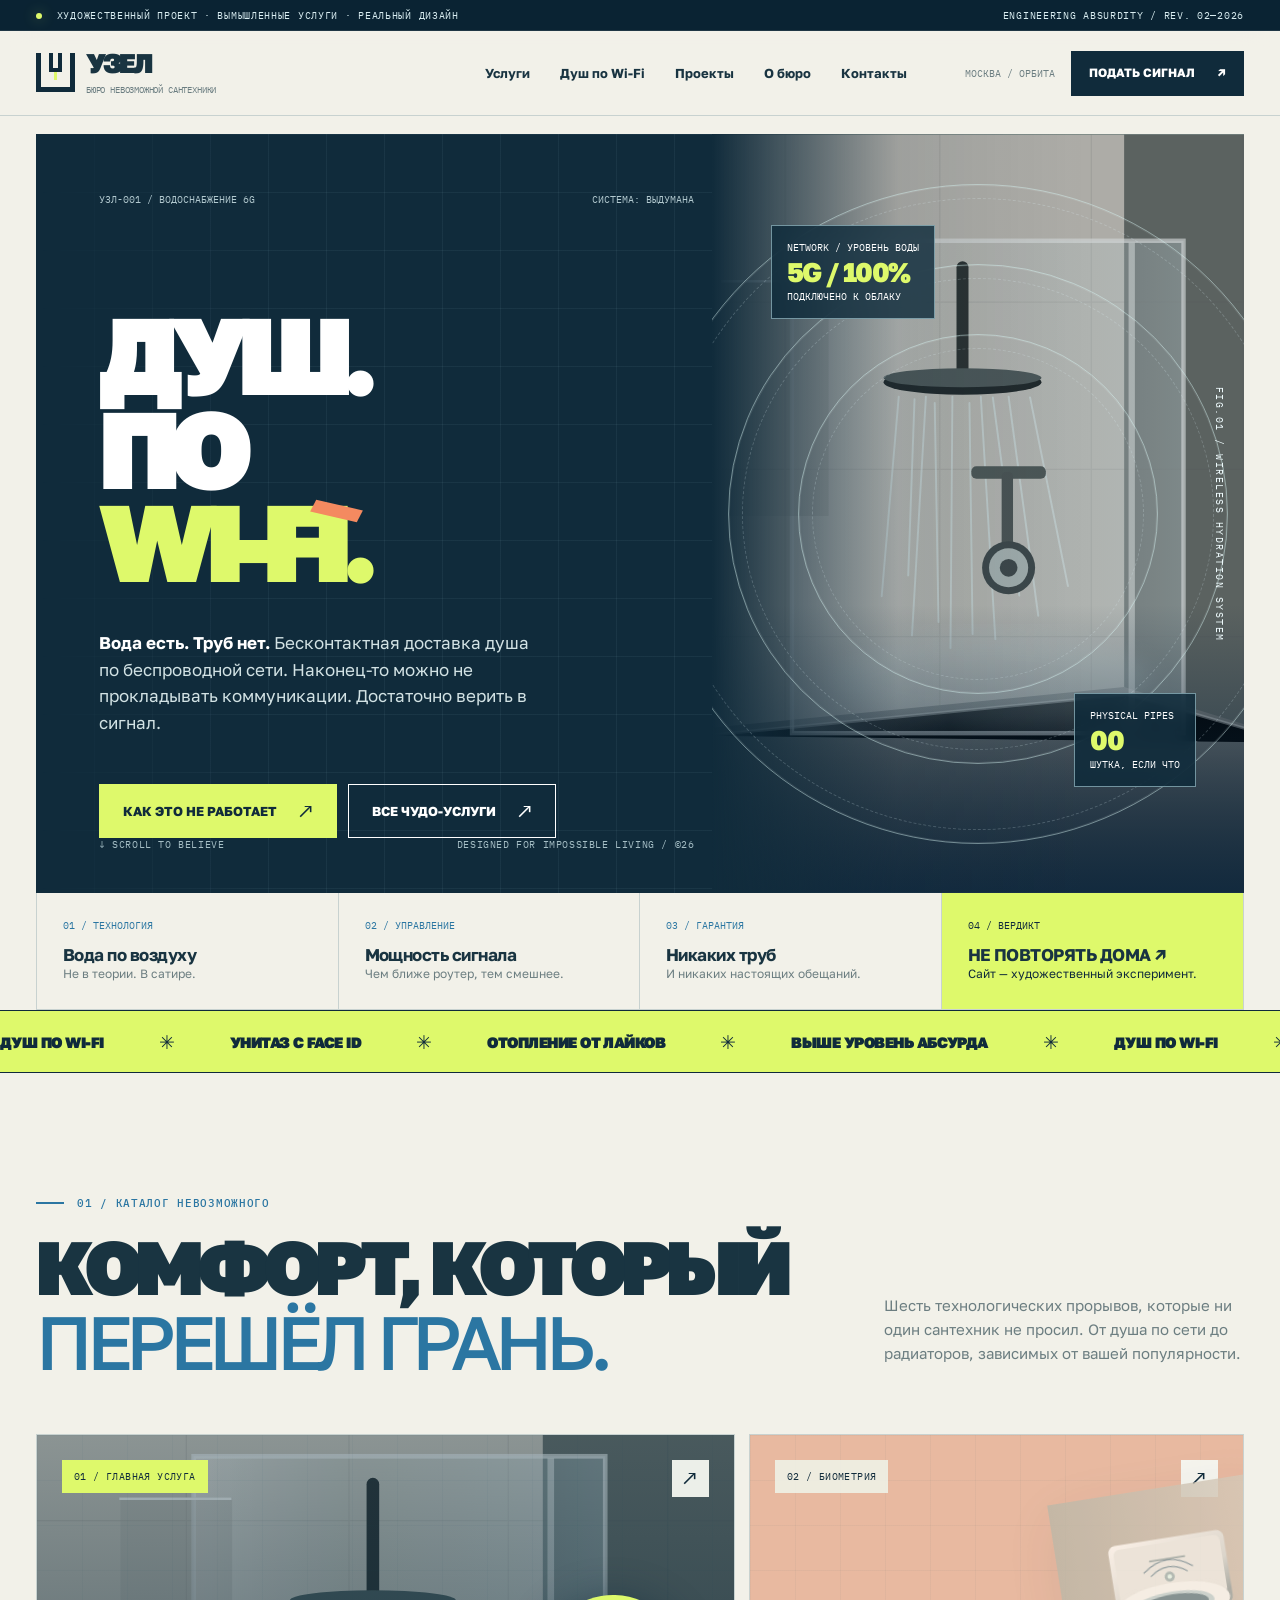
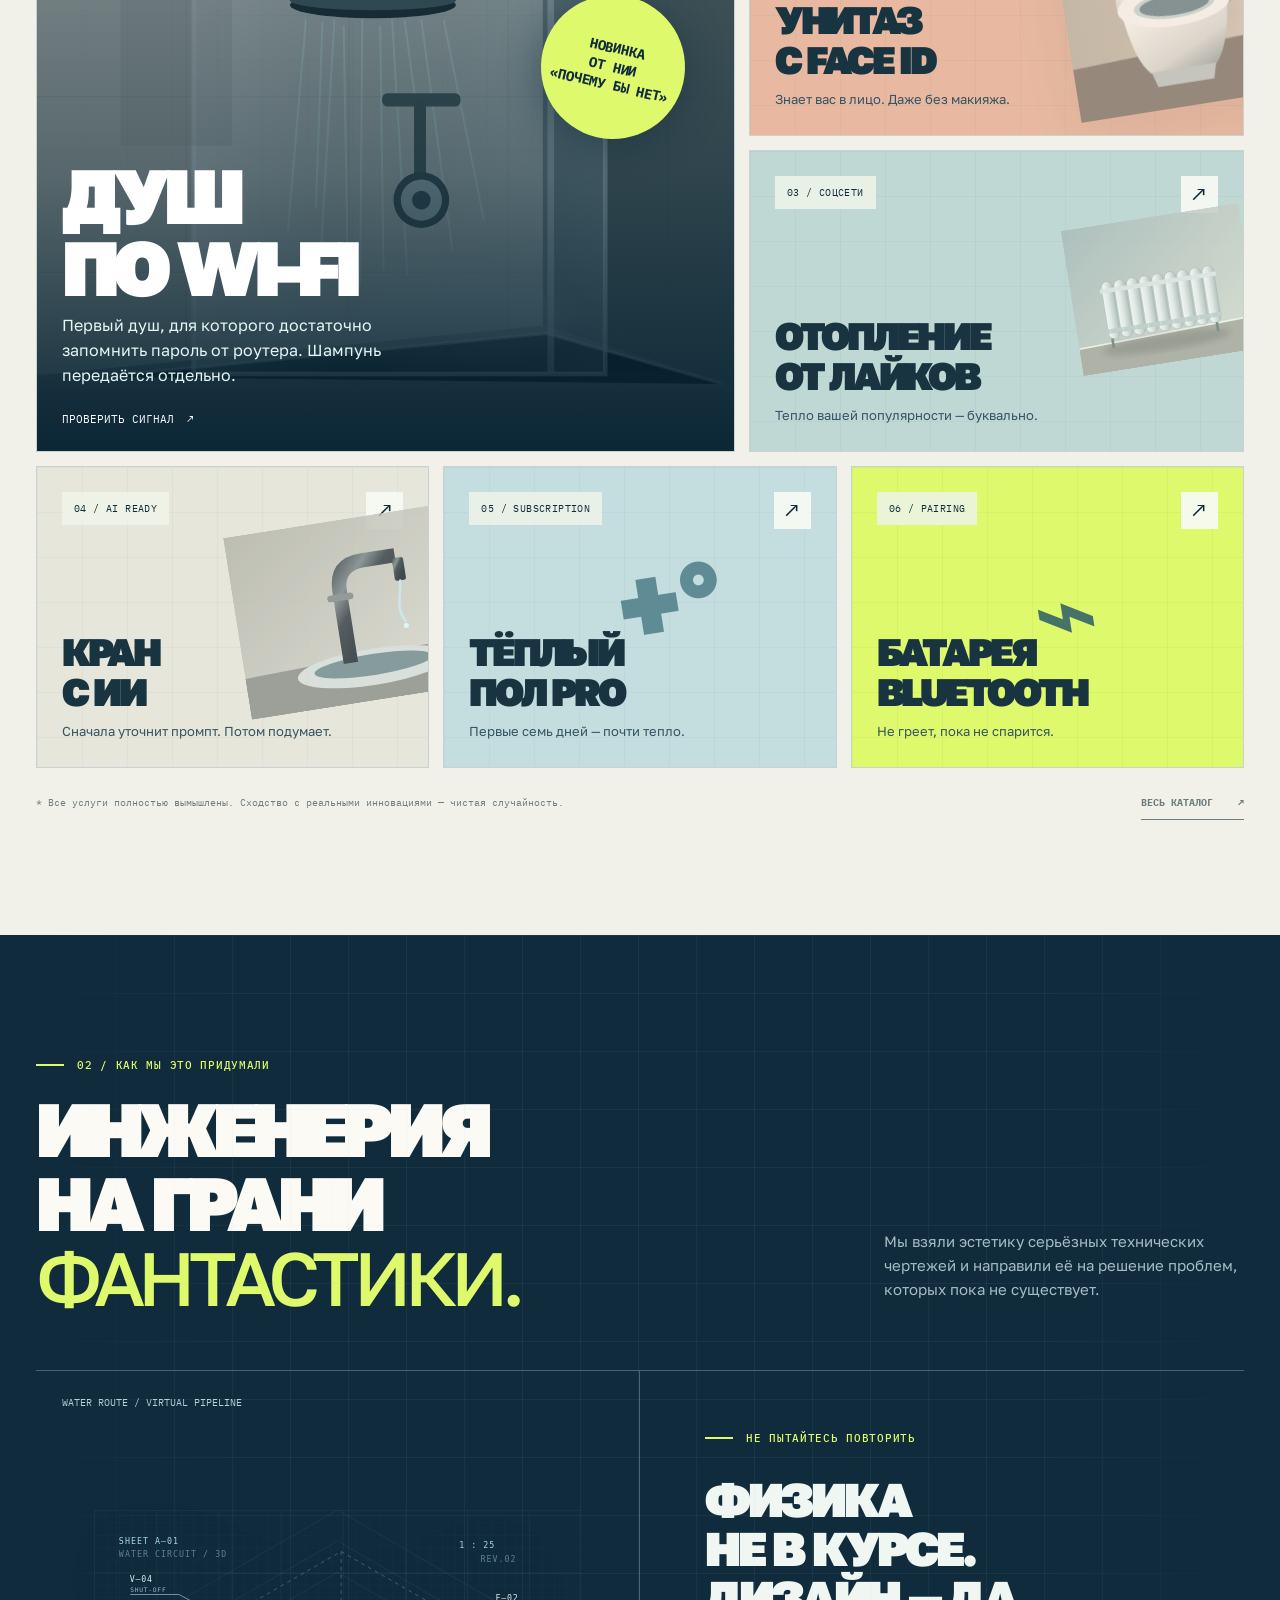
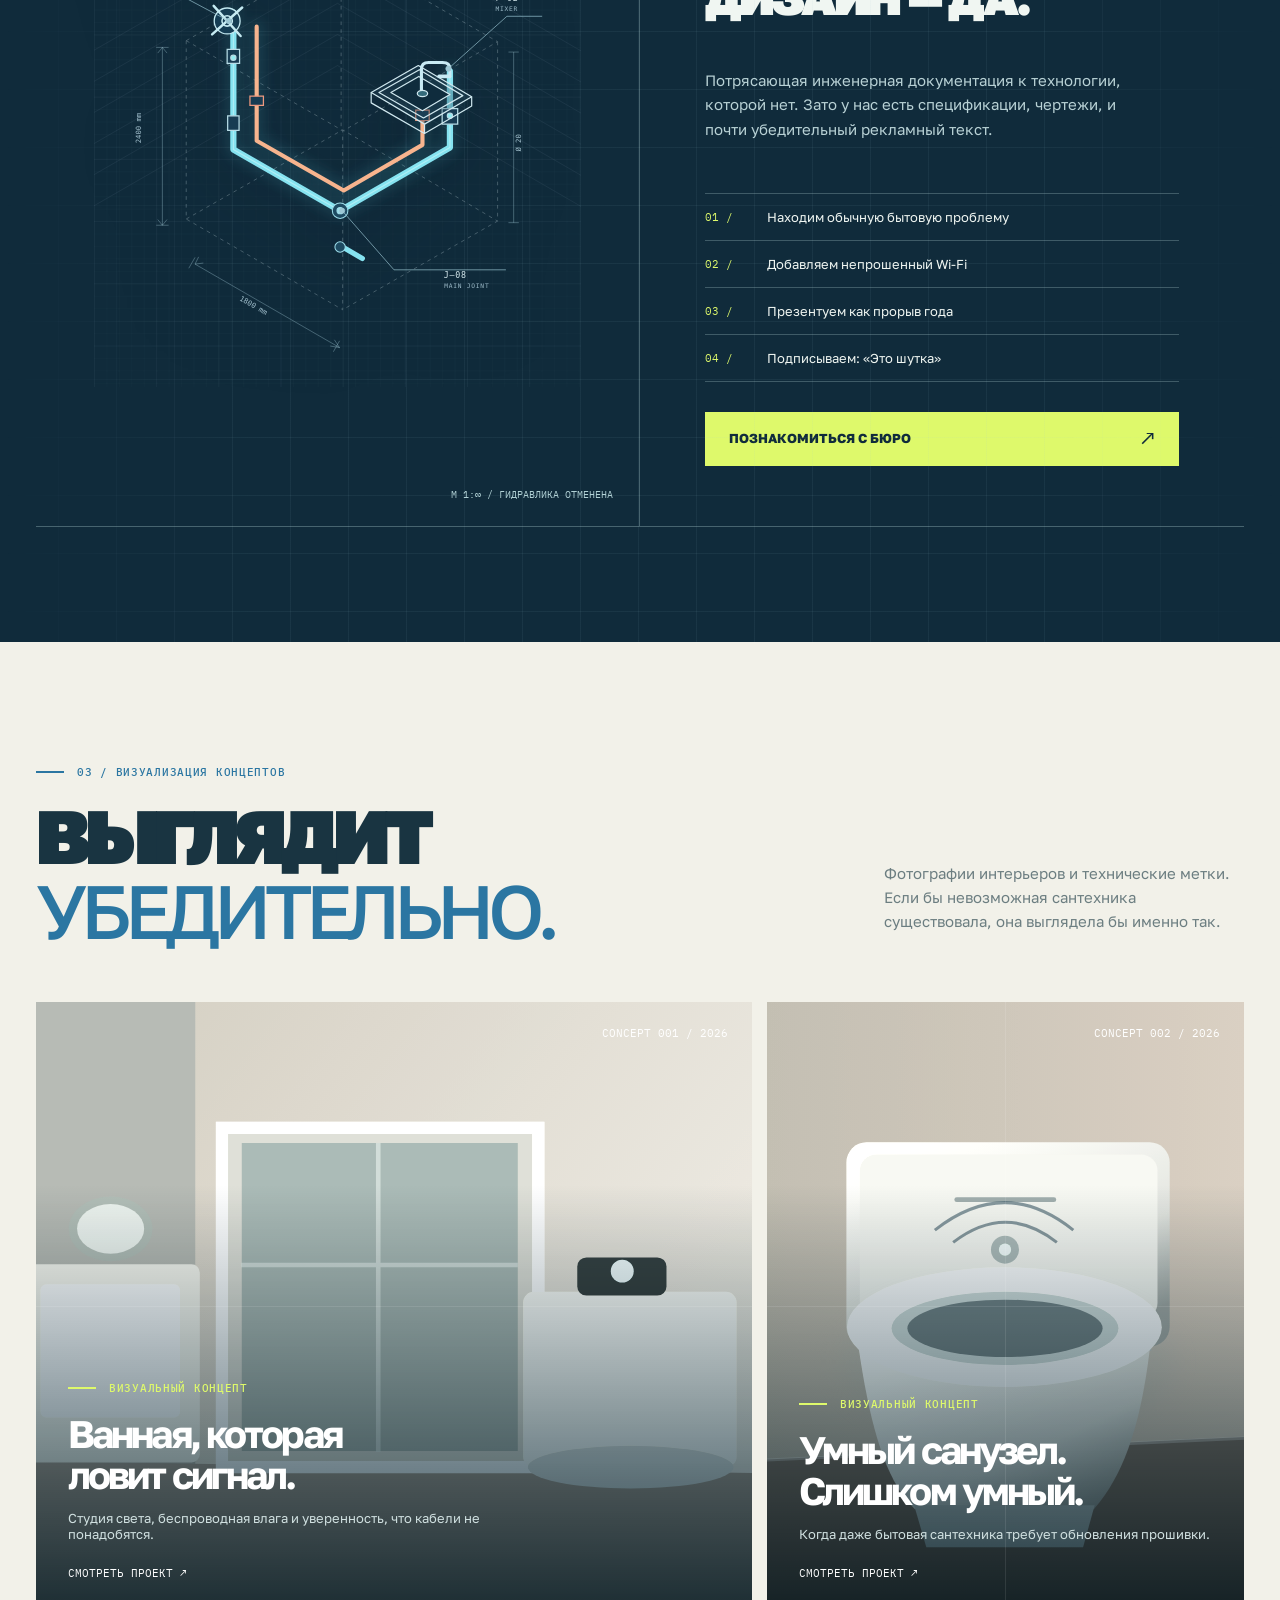
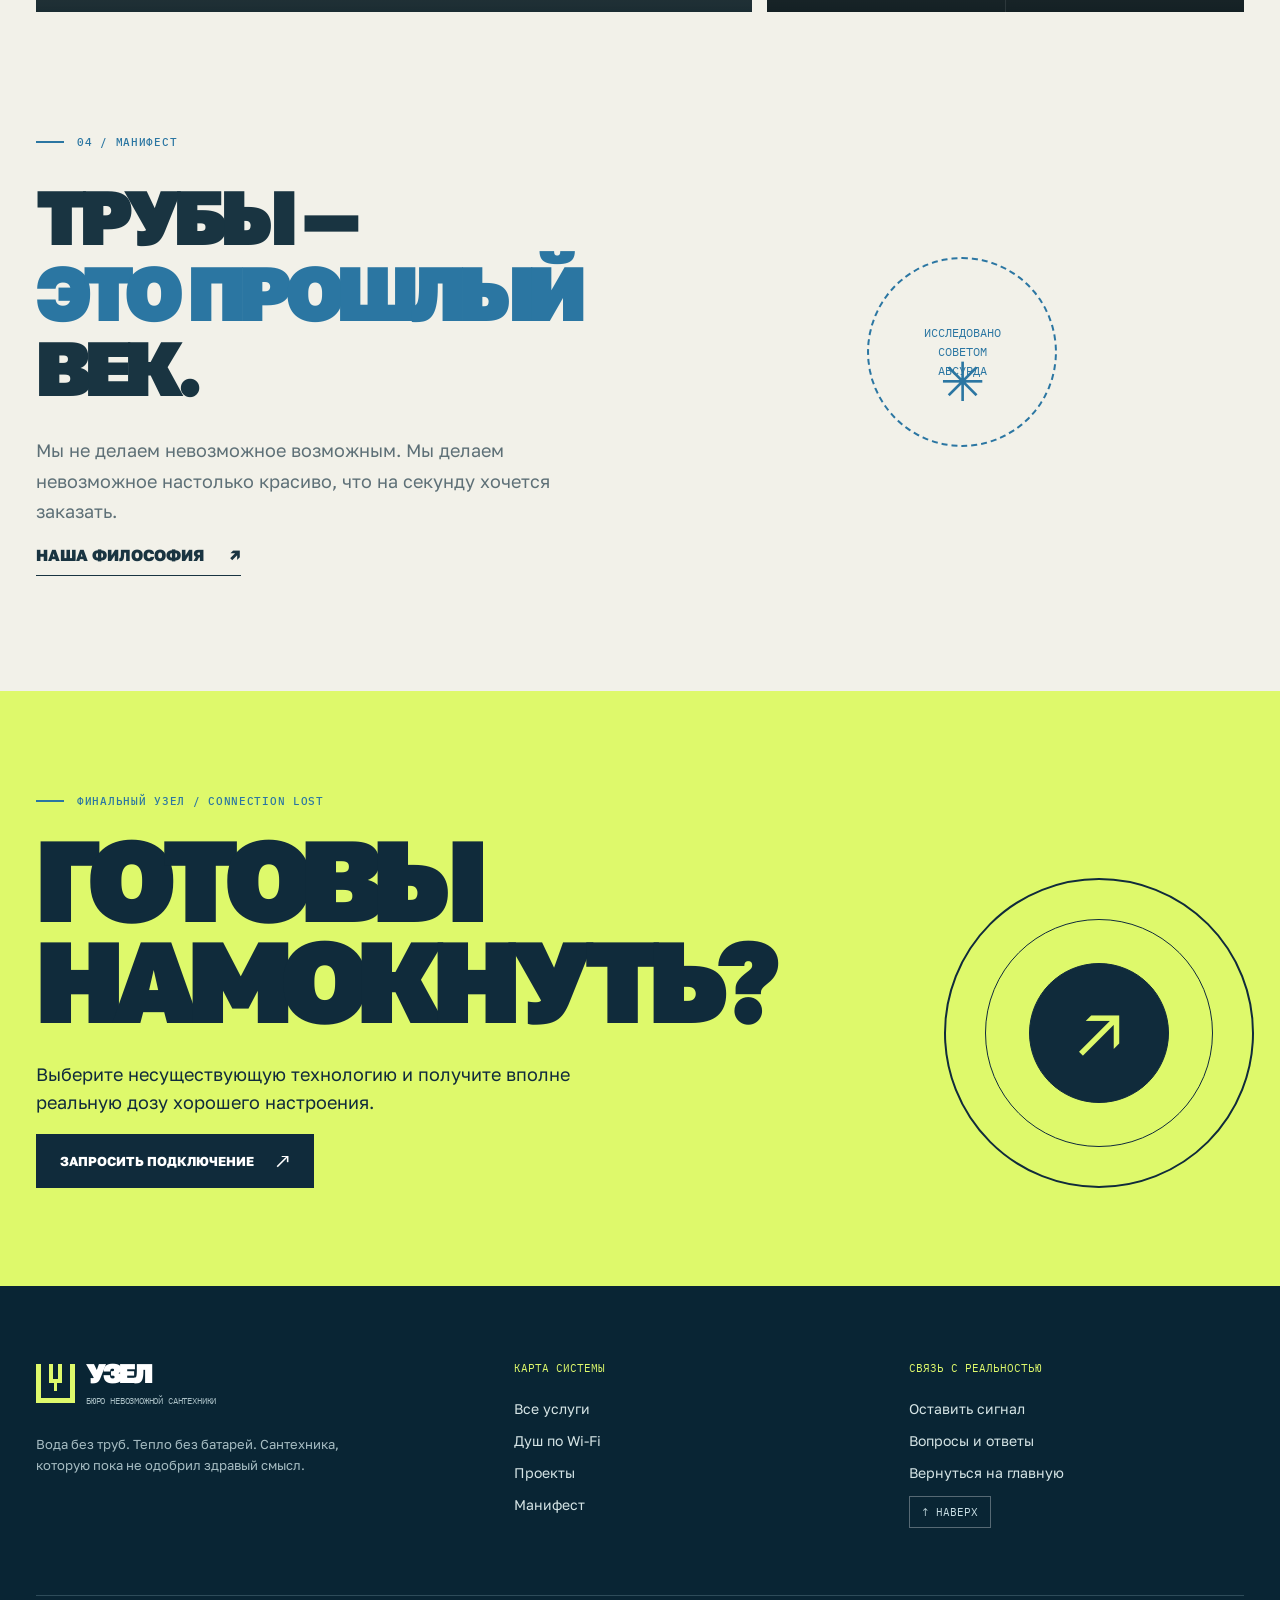
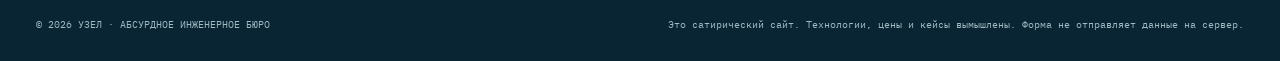
<file: index.html>
<!doctype html><html lang="ru"><head><meta charset="utf-8"><meta name="viewport" content="width=device-width,initial-scale=1"><meta name="theme-color" content="#f2f1e9"><meta name="description" content="Сатирическое инженерное бюро УЗЕЛ. Душ по Wi-Fi без труб, отопление от лайков и унитаз Face ID. Дизайн-концепт."><title>Душ по Wi-Fi и сантехника будущего — УЗЕЛ</title><link rel="icon" href="assets/img/favicon.svg" type="image/svg+xml"><link rel="stylesheet" href="assets/css/style.css"><script>document.documentElement.classList.add('has-js')</script><script src="assets/js/main.js" defer></script></head><body><a class="skip-link" href="#main">Перейти к содержимому</a>
<div class="site-notice"><div class="container site-notice-inner"><span><i class="notice-dot"></i> ХУДОЖЕСТВЕННЫЙ ПРОЕКТ · ВЫМЫШЛЕННЫЕ УСЛУГИ · РЕАЛЬНЫЙ ДИЗАЙН</span><span>ENGINEERING ABSURDITY / REV. 02—2026</span></div></div>
<header class="site-header"><div class="container header-inner"><a class="brand" href="index.html" aria-label="УЗЕЛ — на главную"><span class="brand-mark" aria-hidden="true"></span><span><span class="brand-name">УЗЕЛ</span><small>БЮРО НЕВОЗМОЖНОЙ САНТЕХНИКИ</small></span></a><nav class="desktop-nav" aria-label="Основная навигация"><a href="services.html" >Услуги</a><a href="wifi-shower.html" >Душ по Wi-Fi</a><a href="projects.html" >Проекты</a><a href="about.html" >О бюро</a><a href="contacts.html" >Контакты</a></nav><div class="header-right"><span class="city-label">МОСКВА / ОРБИТА</span><button class="nav-cta" type="button" data-open-modal>ПОДАТЬ СИГНАЛ <span>↗</span></button><button id="menu-button" class="menu-button" type="button" aria-label="Открыть меню" aria-controls="mobile-nav" aria-expanded="false"><span></span><span></span><span></span></button></div></div><nav class="mobile-nav" id="mobile-nav" hidden aria-label="Мобильная навигация"><a href="index.html" >Главная</a><a href="services.html" >Услуги</a><a href="wifi-shower.html" >Душ по Wi-Fi</a><a href="projects.html" >Проекты</a><a href="about.html" >О бюро</a><a href="contacts.html" >Контакты</a><button class="nav-cta" type="button" data-open-modal>Подать сигнал ↗</button></nav></header><main id="main"><section class="hero"><div class="container"><div class="hero-shell"><div class="hero-content"><div class="hero-topline"><span>УЗЛ-001 / ВОДОСНАБЖЕНИЕ 6G</span><span>СИСТЕМА: ВЫДУМАНА</span></div><h1 class="hero-title">ДУШ.<span>ПО</span><span class="highlight">WI-FI.</span></h1><p class="hero-desc"><strong>Вода есть. Труб нет.</strong> Бесконтактная доставка душа по беспроводной сети. Наконец-то можно не прокладывать коммуникации. Достаточно верить в сигнал.</p><div class="hero-actions"><a class="btn btn-lime" href="wifi-shower.html">КАК ЭТО НЕ РАБОТАЕТ <span class="btn-arrow">↗</span></a><a class="btn btn-outline" href="services.html">ВСЕ ЧУДО-УСЛУГИ <span class="btn-arrow">↗</span></a></div><div class="hero-bottom"><span>↓ SCROLL TO BELIEVE</span><span>DESIGNED FOR IMPOSSIBLE LIVING / ©26</span></div></div><div class="hero-media"><img class="photo" src="https://images.unsplash.com/photo-1620626011761-996317b8d101?auto=format&fit=crop&w=1500&q=84" data-fallback="assets/img/shower-fallback.svg" alt="Современная душевая зона, фоновая интерьерная фотография" fetchpriority="high" loading="eager" decoding="async"><div class="hero-rings" aria-hidden="true"><span class="ring"></span><span class="ring"></span><span class="ring"></span></div><div class="hero-annotation hero-annotation--a">NETWORK / УРОВЕНЬ ВОДЫ<strong>5G / 100%</strong> ПОДКЛЮЧЕНО К ОБЛАКУ</div><div class="hero-annotation hero-annotation--b">PHYSICAL PIPES<strong>00</strong> ШУТКА, ЕСЛИ ЧТО</div><span class="hero-side-label">FIG.01 / WIRELESS HYDRATION SYSTEM</span></div></div><div class="hero-meta"><div><span>01 / ТЕХНОЛОГИЯ</span><strong>Вода по воздуху</strong><p>Не в теории. В сатире.</p></div><div><span>02 / УПРАВЛЕНИЕ</span><strong>Мощность сигнала</strong><p>Чем ближе роутер, тем смешнее.</p></div><div><span>03 / ГАРАНТИЯ</span><strong>Никаких труб</strong><p>И никаких настоящих обещаний.</p></div><div><span>04 / ВЕРДИКТ</span><strong>НЕ ПОВТОРЯТЬ ДОМА ↗</strong><p>Сайт — художественный эксперимент.</p></div></div></div></section>
<div class="ticker" aria-label="Фирменные слоганы"><div class="ticker-track"><span>ДУШ ПО WI-FI</span><i>✳</i><span>УНИТАЗ С FACE ID</span><i>✳</i><span>ОТОПЛЕНИЕ ОТ ЛАЙКОВ</span><i>✳</i><span>ВЫШЕ УРОВЕНЬ АБСУРДА</span><i>✳</i><span>ДУШ ПО WI-FI</span><i>✳</i><span>УНИТАЗ С FACE ID</span><i>✳</i><span>ОТОПЛЕНИЕ ОТ ЛАЙКОВ</span><i>✳</i><span>ВЫШЕ УРОВЕНЬ АБСУРДА</span><i>✳</i></div></div>
<section class="section" id="services"><div class="container"><div class="section-head" data-reveal><div><span class="eyebrow">01 / КАТАЛОГ НЕВОЗМОЖНОГО</span><h2>КОМФОРТ, КОТОРЫЙ<br><em>ПЕРЕШЁЛ ГРАНЬ.</em></h2></div><p>Шесть технологических прорывов, которые ни один сантехник не просил. От душа по сети до радиаторов, зависимых от вашей популярности.</p></div><div class="services-bento">
<a href="wifi-shower.html" class="service-tile service-tile--wifi" data-reveal><img class="tile-image" src="https://images.unsplash.com/photo-1620626011761-996317b8d101?auto=format&fit=crop&w=1500&q=84" data-fallback="assets/img/shower-fallback.svg" alt="Душевая кабина в светлом интерьере" loading="lazy" decoding="async"><span class="tile-shade"></span><div class="tile-top"><span class="tile-tag">01 / ГЛАВНАЯ УСЛУГА</span><span class="tile-open">↗</span></div><div class="floating-sticker" aria-hidden="true">НОВИНКА<br>ОТ НИИ<br>«ПОЧЕМУ БЫ НЕТ»</div><div class="tile-bottom"><h3>ДУШ<br>ПО WI-FI</h3><p>Первый душ, для которого достаточно запомнить пароль от роутера. Шампунь передаётся отдельно.</p><span class="tile-arrow">ПРОВЕРИТЬ СИГНАЛ <span>↗</span></span></div></a>
<a href="services.html#face-id" class="service-tile service-tile--toilet" data-reveal><div class="tile-top"><span class="tile-tag">02 / БИОМЕТРИЯ</span><span class="tile-open">↗</span></div><img class="tile-mini" src="assets/img/toilet-fallback.svg" alt="" loading="lazy"><div><h3>УНИТАЗ<br>С FACE ID</h3><p>Знает вас в лицо. Даже без макияжа.</p></div></a>
<a href="services.html#like-heat" class="service-tile service-tile--heat" data-reveal><div class="tile-top"><span class="tile-tag">03 / СОЦСЕТИ</span><span class="tile-open">↗</span></div><img class="tile-mini" src="assets/img/heat-fallback.svg" alt="" loading="lazy"><div><h3>ОТОПЛЕНИЕ<br>ОТ ЛАЙКОВ</h3><p>Тепло вашей популярности — буквально.</p></div></a>
<a href="services.html#ai-tap" class="service-tile service-tile--tap" data-reveal><div class="tile-top"><span class="tile-tag">04 / AI READY</span><span class="tile-open">↗</span></div><img class="tile-mini" src="assets/img/tap-fallback.svg" alt="" loading="lazy"><div><h3>КРАН<br>С ИИ</h3><p>Сначала уточнит промпт. Потом подумает.</p></div></a>
<a href="services.html#premium-floor" class="service-tile service-tile--floor" data-reveal><div class="tile-top"><span class="tile-tag">05 / SUBSCRIPTION</span><span class="tile-open">↗</span></div><span class="tile-mini" aria-hidden="true">+°</span><div><h3>ТЁПЛЫЙ<br>ПОЛ PRO</h3><p>Первые семь дней — почти тепло.</p></div></a>
<a href="services.html#bluetooth-radiator" class="service-tile service-tile--system" data-reveal><div class="tile-top"><span class="tile-tag">06 / PAIRING</span><span class="tile-open">↗</span></div><span class="tile-mini" aria-hidden="true">⌁</span><div><h3>БАТАРЕЯ<br>BLUETOOTH</h3><p>Не греет, пока не спарится.</p></div></a>
</div><div class="section-footnote"><span>* Все услуги полностью вымышлены. Сходство с реальными инновациями — чистая случайность.</span><a class="content-link" href="services.html">ВЕСЬ КАТАЛОГ <span>↗</span></a></div></div></section>
<section class="dark-zone section" id="engineering"><div class="container"><div class="section-head section-head--dark" data-reveal><div><span class="eyebrow eyebrow--light">02 / КАК МЫ ЭТО ПРИДУМАЛИ</span><h2>ИНЖЕНЕРИЯ<br>НА ГРАНИ <em style="color:var(--acid)">ФАНТАСТИКИ.</em></h2></div><p>Мы взяли эстетику серьёзных технических чертежей и направили её на решение проблем, которых пока не существует.</p></div><div class="blueprint-area"><div class="blueprint-schematic" data-reveal><span class="schematic-label">WATER ROUTE / VIRTUAL PIPELINE</span><img src="assets/img/engineering-hero.svg" loading="lazy" alt="Аксонометрическая схема сантехнических соединений"><span class="schematic-label schematic-label--b">M 1:∞ / ГИДРАВЛИКА ОТМЕНЕНА</span></div><div class="blueprint-copy" data-reveal><span class="eyebrow eyebrow--light">НЕ ПЫТАЙТЕСЬ ПОВТОРИТЬ</span><h3>ФИЗИКА<br>НЕ В КУРСЕ.<br>ДИЗАЙН — ДА.</h3><p>Потрясающая инженерная документация к технологии, которой нет. Зато у нас есть спецификации, чертежи, и почти убедительный рекламный текст.</p><ol class="process-list"><li><span>01 /</span>Находим обычную бытовую проблему</li><li><span>02 /</span>Добавляем непрошенный Wi-Fi</li><li><span>03 /</span>Презентуем как прорыв года</li><li><span>04 /</span>Подписываем: «Это шутка»</li></ol><a class="btn btn-lime" href="about.html">ПОЗНАКОМИТЬСЯ С БЮРО <span class="btn-arrow">↗</span></a></div></div></div></section>
<section class="section"><div class="container"><div class="section-head" data-reveal><div><span class="eyebrow">03 / ВИЗУАЛИЗАЦИЯ КОНЦЕПТОВ</span><h2>ВЫГЛЯДИТ<br><em>УБЕДИТЕЛЬНО.</em></h2></div><p>Фотографии интерьеров и технические метки. Если бы невозможная сантехника существовала, она выглядела бы именно так.</p></div><div class="highlights-grid"><a class="work-card photo-wrap" href="projects.html" data-reveal><img class="photo" src="https://images.unsplash.com/photo-1600607687939-ce8a6c25118c?auto=format&fit=crop&w=1400&q=84" data-fallback="assets/img/room-fallback.svg" alt="Светлый интерьер современной ванной комнаты" loading="lazy" decoding="async"><span class="image-graticule"></span><span class="work-corner">CONCEPT 001 / 2026</span><div class="work-content"><span class="eyebrow eyebrow--light">ВИЗУАЛЬНЫЙ КОНЦЕПТ</span><h3>Ванная, которая<br>ловит сигнал.</h3><p>Студия света, беспроводная влага и уверенность, что кабели не понадобятся.</p><span class="tile-arrow">СМОТРЕТЬ ПРОЕКТ ↗</span></div></a><a class="work-card photo-wrap" href="projects.html" data-reveal><img class="photo" src="https://images.unsplash.com/photo-1584622650111-993a426fbf0a?auto=format&fit=crop&w=1400&q=84" data-fallback="assets/img/toilet-fallback.svg" alt="Современный интерьер ванной с сантехникой" loading="lazy" decoding="async"><span class="image-graticule"></span><span class="work-corner">CONCEPT 002 / 2026</span><div class="work-content"><span class="eyebrow eyebrow--light">ВИЗУАЛЬНЫЙ КОНЦЕПТ</span><h3>Умный санузел.<br>Слишком умный.</h3><p>Когда даже бытовая сантехника требует обновления прошивки.</p><span class="tile-arrow">СМОТРЕТЬ ПРОЕКТ ↗</span></div></a></div></div></section>
<section class="section" style="padding-top:0"><div class="container manifesto"><div data-reveal><span class="eyebrow">04 / МАНИФЕСТ</span><h2>ТРУБЫ —<br><span>ЭТО ПРОШЛЫЙ</span><br>ВЕК.</h2><p>Мы не делаем невозможное возможным. Мы делаем невозможное настолько красиво, что на секунду хочется заказать.</p><a class="content-link" href="about.html">НАША ФИЛОСОФИЯ <span>↗</span></a></div><div class="stamp" data-reveal>ИССЛЕДОВАНО<br>СОВЕТОМ<br>АБСУРДА</div></div></section><section class="cta-section" aria-labelledby="cta-title"><div class="container cta-content"><div data-reveal><span class="eyebrow">ФИНАЛЬНЫЙ УЗЕЛ / CONNECTION LOST</span><h2 id="cta-title">ГОТОВЫ<br>НАМОКНУТЬ?</h2><p>Выберите несуществующую технологию и получите вполне реальную дозу хорошего настроения.</p><button type="button" class="btn btn-ink" data-open-modal>ЗАПРОСИТЬ ПОДКЛЮЧЕНИЕ <span class="btn-arrow">↗</span></button></div><div class="cta-decoration" aria-hidden="true"><span>↗</span></div></div></section></main><footer class="site-footer"><div class="container footer-main"><div class="footer-brand"><a class="brand" href="index.html" aria-label="УЗЕЛ — на главную"><span class="brand-mark" aria-hidden="true"></span><span><span class="brand-name">УЗЕЛ</span><small>БЮРО НЕВОЗМОЖНОЙ САНТЕХНИКИ</small></span></a><p>Вода без труб. Тепло без батарей. Сантехника, которую пока не одобрил здравый смысл.</p></div><div class="footer-column"><strong>КАРТА СИСТЕМЫ</strong><a href="services.html">Все услуги</a><a href="wifi-shower.html">Душ по Wi-Fi</a><a href="projects.html">Проекты</a><a href="about.html">Манифест</a></div><div class="footer-column"><strong>СВЯЗЬ С РЕАЛЬНОСТЬЮ</strong><a href="contacts.html">Оставить сигнал</a><a href="contacts.html#faq">Вопросы и ответы</a><a href="index.html">Вернуться на главную</a><button class="backtop" type="button" data-backtop>↑ НАВЕРХ</button></div></div><div class="container footer-end"><span>© 2026 УЗЕЛ · АБСУРДНОЕ ИНЖЕНЕРНОЕ БЮРО</span><span>Это сатирический сайт. Технологии, цены и кейсы вымышлены. Форма не отправляет данные на сервер.</span></div></footer><dialog id="request-dialog" aria-labelledby="modal-title"><div class="modal-header"><div><span class="eyebrow eyebrow--light">ВХОДЯЩИЙ ЗАПРОС / № 404</span><strong id="modal-title">ПОДАТЬ СИГНАЛ</strong></div><button class="modal-close" type="button" data-close-modal aria-label="Закрыть">×</button></div><div class="modal-body"><p>Оставьте техническое задание вашей мечты. Демоверсия ничего никуда не отправляет — предложит скопировать заявку.</p><form class="copy-form" novalidate><label class="form-field"><span>ВАШ ПОЗЫВНОЙ / ИМЯ</span><input name="name" autocomplete="name" placeholder="Капитан Сантехник" maxlength="80" required></label><label class="form-field"><span>КАКУЮ ТЕХНОЛОГИЮ ПОДКЛЮЧАЕМ?</span><select name="service"><option>Душ по Wi-Fi</option><option>Унитаз с Face ID</option><option>Отопление от лайков</option><option>Батарея Bluetooth</option><option>Кран с ИИ</option><option>Тёплый пол PRO</option><option>Другое инженерное чудо</option></select></label><label class="form-field"><span>ОПИСАНИЕ ИНЖЕНЕРНОГО ЧУДА</span><textarea name="message" placeholder="Нужно помыться через роутер..." maxlength="800"></textarea></label><div class="form-actions"><button class="btn btn-ink" type="submit">СКОПИРОВАТЬ ЗАЯВКУ <span class="btn-arrow">↗</span></button></div><div class="form-result" hidden role="status" aria-live="polite"></div></form></div></dialog><div class="floating-mini-cta"><button class="btn btn-ink" type="button" data-open-modal>ПОДАТЬ СИГНАЛ <span class="btn-arrow">↗</span></button></div></body></html>
</file>
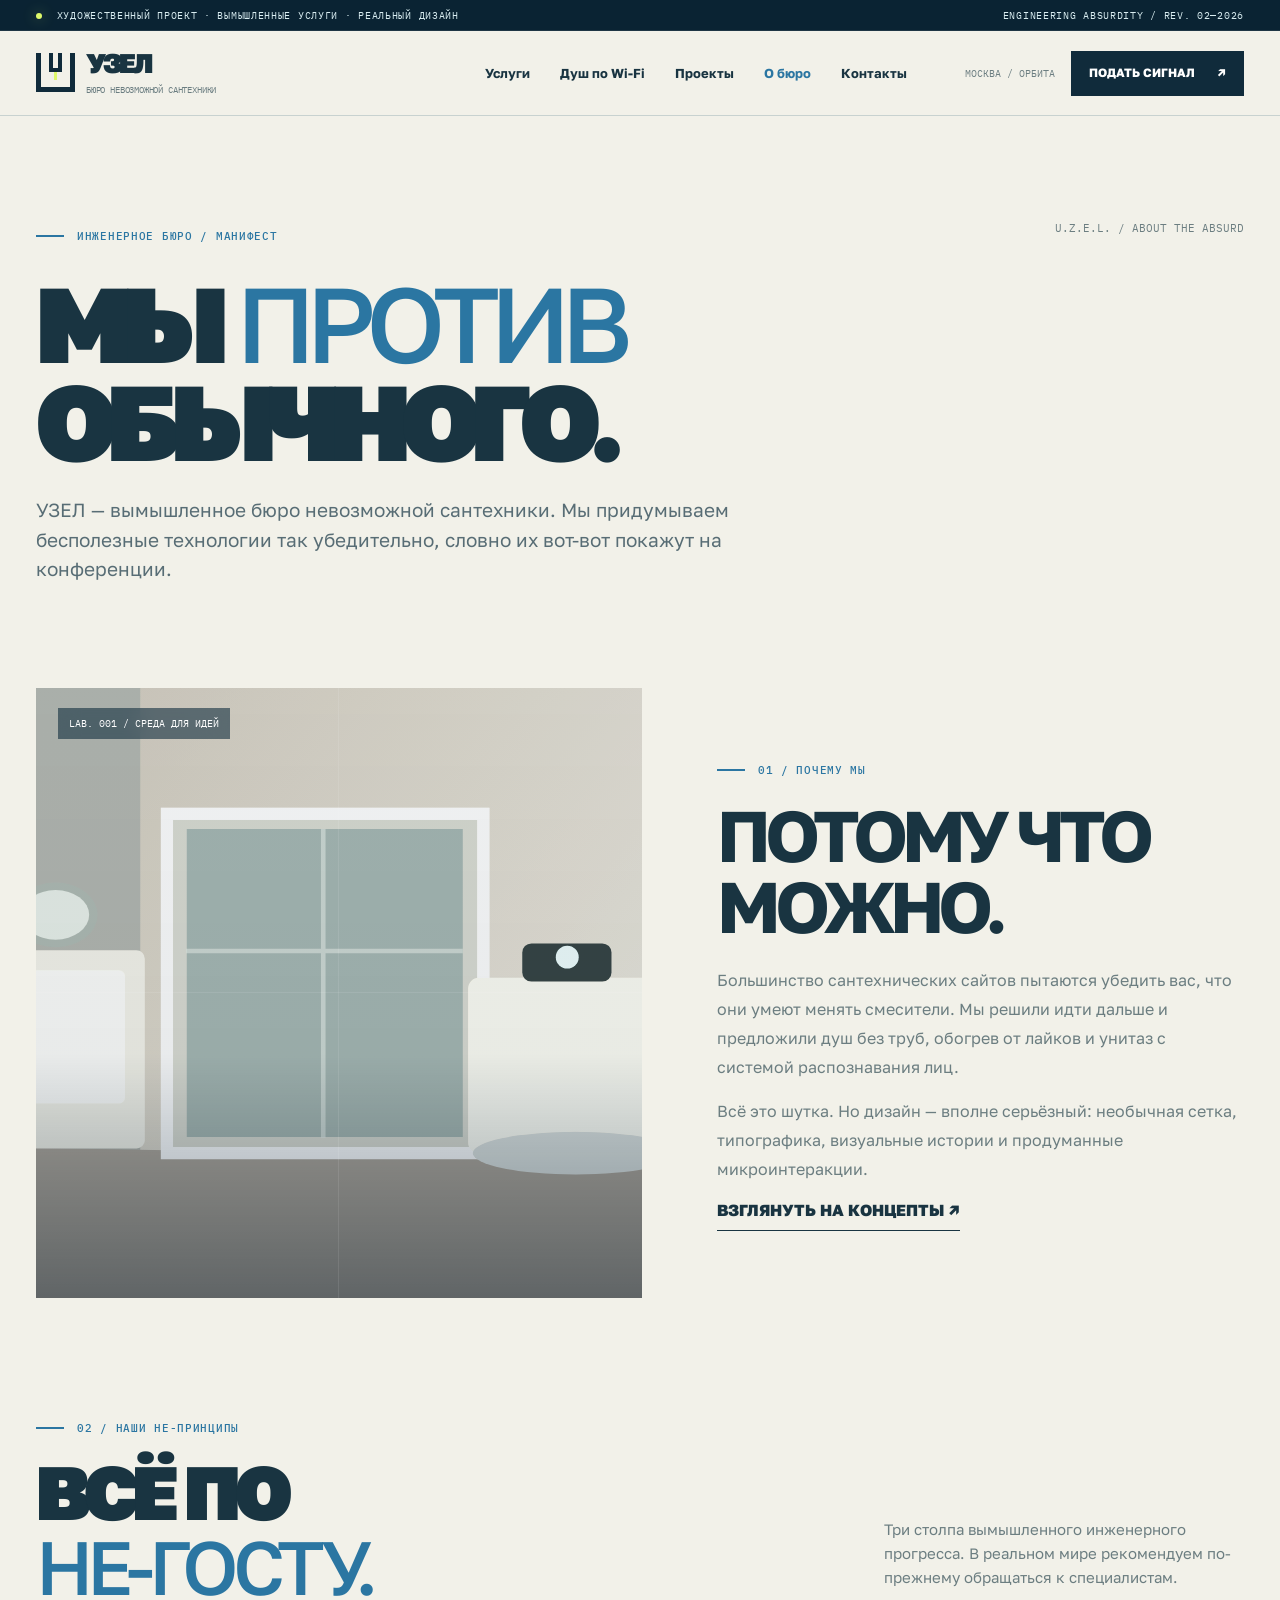
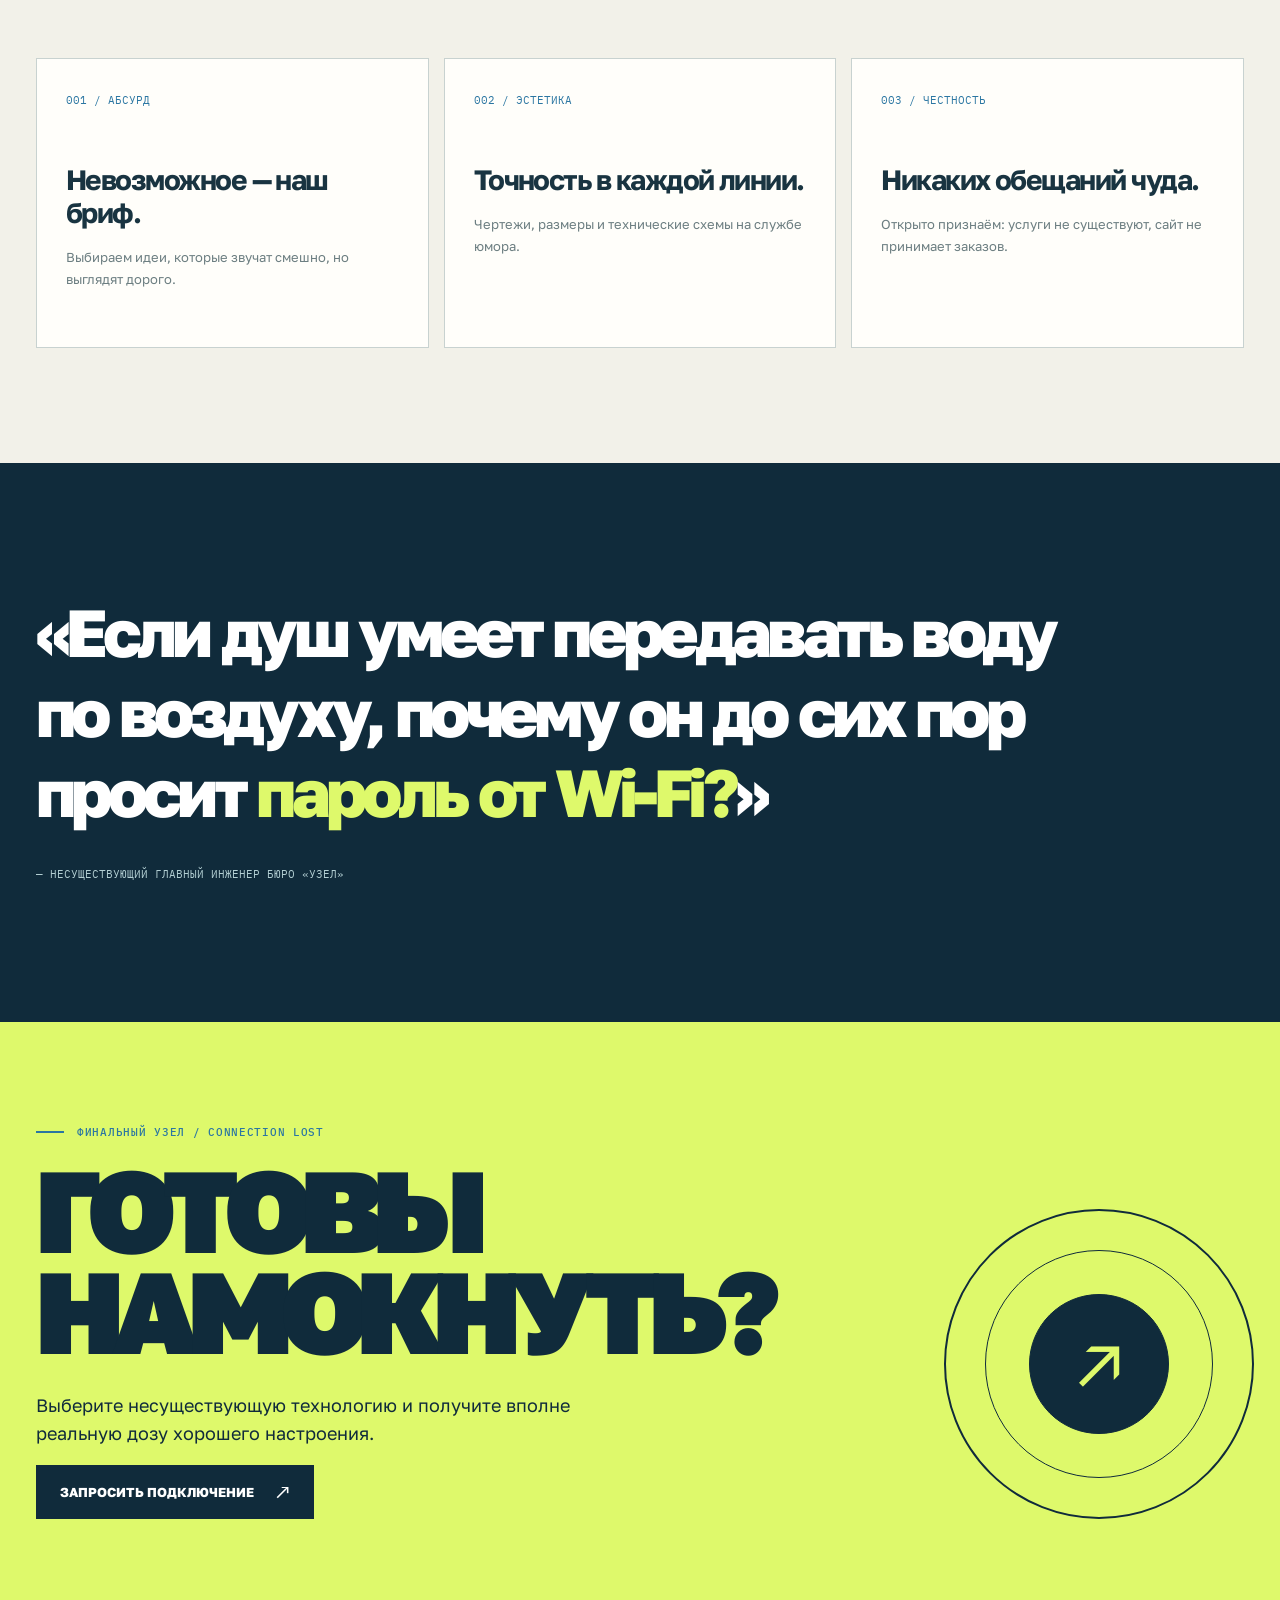
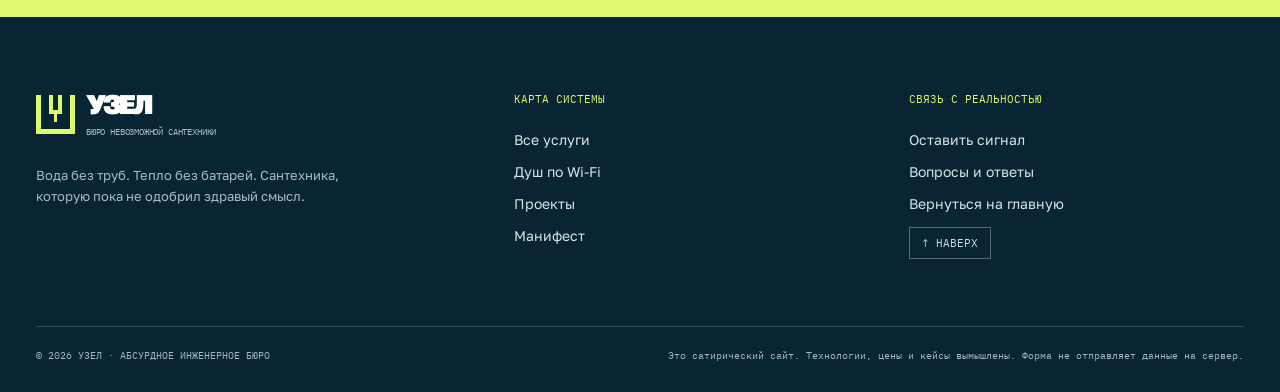
<file: about.html>
<!doctype html><html lang="ru"><head><meta charset="utf-8"><meta name="viewport" content="width=device-width,initial-scale=1"><meta name="theme-color" content="#f2f1e9"><meta name="description" content="Манифест вымышленного бюро сантехнических технологий. Инженерный дизайн и лёгкий абсурд."><title>О бюро — УЗЕЛ</title><link rel="icon" href="assets/img/favicon.svg" type="image/svg+xml"><link rel="stylesheet" href="assets/css/style.css"><script>document.documentElement.classList.add('has-js')</script><script src="assets/js/main.js" defer></script></head><body><a class="skip-link" href="#main">Перейти к содержимому</a>
<div class="site-notice"><div class="container site-notice-inner"><span><i class="notice-dot"></i> ХУДОЖЕСТВЕННЫЙ ПРОЕКТ · ВЫМЫШЛЕННЫЕ УСЛУГИ · РЕАЛЬНЫЙ ДИЗАЙН</span><span>ENGINEERING ABSURDITY / REV. 02—2026</span></div></div>
<header class="site-header"><div class="container header-inner"><a class="brand" href="index.html" aria-label="УЗЕЛ — на главную"><span class="brand-mark" aria-hidden="true"></span><span><span class="brand-name">УЗЕЛ</span><small>БЮРО НЕВОЗМОЖНОЙ САНТЕХНИКИ</small></span></a><nav class="desktop-nav" aria-label="Основная навигация"><a href="services.html" >Услуги</a><a href="wifi-shower.html" >Душ по Wi-Fi</a><a href="projects.html" >Проекты</a><a href="about.html" aria-current="page">О бюро</a><a href="contacts.html" >Контакты</a></nav><div class="header-right"><span class="city-label">МОСКВА / ОРБИТА</span><button class="nav-cta" type="button" data-open-modal>ПОДАТЬ СИГНАЛ <span>↗</span></button><button id="menu-button" class="menu-button" type="button" aria-label="Открыть меню" aria-controls="mobile-nav" aria-expanded="false"><span></span><span></span><span></span></button></div></div><nav class="mobile-nav" id="mobile-nav" hidden aria-label="Мобильная навигация"><a href="index.html" >Главная</a><a href="services.html" >Услуги</a><a href="wifi-shower.html" >Душ по Wi-Fi</a><a href="projects.html" >Проекты</a><a href="about.html" aria-current="page">О бюро</a><a href="contacts.html" >Контакты</a><button class="nav-cta" type="button" data-open-modal>Подать сигнал ↗</button></nav></header><main id="main"><section class="page-intro container"><span class="eyebrow">ИНЖЕНЕРНОЕ БЮРО / МАНИФЕСТ</span><span class="page-index">U.Z.E.L. / ABOUT THE ABSURD</span><h1>МЫ <em>ПРОТИВ</em><br>ОБЫЧНОГО.</h1><p>УЗЕЛ — вымышленное бюро невозможной сантехники. Мы придумываем бесполезные технологии так убедительно, словно их вот-вот покажут на конференции.</p></section><section class="section" style="padding-top:0"><div class="container about-layout"><div class="photo-wrap" data-reveal><img class="photo" src="https://images.unsplash.com/photo-1600607687920-4e2a09cf159d?auto=format&fit=crop&w=1400&q=84" data-fallback="assets/img/room-fallback.svg" alt="Современный архитектурный интерьер" loading="lazy" decoding="async"><span class="photo-index">LAB. 001 / СРЕДА ДЛЯ ИДЕЙ</span><span class="image-graticule"></span></div><div class="about-copy" data-reveal><span class="eyebrow">01 / ПОЧЕМУ МЫ</span><h2>ПОТОМУ ЧТО<br>МОЖНО.</h2><p>Большинство сантехнических сайтов пытаются убедить вас, что они умеют менять смесители. Мы решили идти дальше и предложили душ без труб, обогрев от лайков и унитаз с системой распознавания лиц.</p><p>Всё это шутка. Но дизайн — вполне серьёзный: необычная сетка, типографика, визуальные истории и продуманные микроинтеракции.</p><a class="content-link" href="projects.html">ВЗГЛЯНУТЬ НА КОНЦЕПТЫ ↗</a></div></div></section><section class="section" style="padding-top:0"><div class="container"><div class="section-head" data-reveal><div><span class="eyebrow">02 / НАШИ НЕ-ПРИНЦИПЫ</span><h2>ВСЁ ПО<br><em>НЕ-ГОСТУ.</em></h2></div><p>Три столпа вымышленного инженерного прогресса. В реальном мире рекомендуем по-прежнему обращаться к специалистам.</p></div><div class="values-grid"><div class="value-card" data-reveal><span>001 / АБСУРД</span><b>Невозможное — наш бриф.</b><p>Выбираем идеи, которые звучат смешно, но выглядят дорого.</p></div><div class="value-card" data-reveal><span>002 / ЭСТЕТИКА</span><b>Точность в каждой линии.</b><p>Чертежи, размеры и технические схемы на службе юмора.</p></div><div class="value-card" data-reveal><span>003 / ЧЕСТНОСТЬ</span><b>Никаких обещаний чуда.</b><p>Открыто признаём: услуги не существуют, сайт не принимает заказов.</p></div></div></div></section><section class="quote-section"><div class="container"><blockquote>«Если душ умеет передавать воду по воздуху, почему он до сих пор просит <span>пароль от Wi-Fi?</span>»</blockquote><p>— НЕСУЩЕСТВУЮЩИЙ ГЛАВНЫЙ ИНЖЕНЕР БЮРО «УЗЕЛ»</p></div></section><section class="cta-section" aria-labelledby="cta-title"><div class="container cta-content"><div data-reveal><span class="eyebrow">ФИНАЛЬНЫЙ УЗЕЛ / CONNECTION LOST</span><h2 id="cta-title">ГОТОВЫ<br>НАМОКНУТЬ?</h2><p>Выберите несуществующую технологию и получите вполне реальную дозу хорошего настроения.</p><button type="button" class="btn btn-ink" data-open-modal>ЗАПРОСИТЬ ПОДКЛЮЧЕНИЕ <span class="btn-arrow">↗</span></button></div><div class="cta-decoration" aria-hidden="true"><span>↗</span></div></div></section></main><footer class="site-footer"><div class="container footer-main"><div class="footer-brand"><a class="brand" href="index.html" aria-label="УЗЕЛ — на главную"><span class="brand-mark" aria-hidden="true"></span><span><span class="brand-name">УЗЕЛ</span><small>БЮРО НЕВОЗМОЖНОЙ САНТЕХНИКИ</small></span></a><p>Вода без труб. Тепло без батарей. Сантехника, которую пока не одобрил здравый смысл.</p></div><div class="footer-column"><strong>КАРТА СИСТЕМЫ</strong><a href="services.html">Все услуги</a><a href="wifi-shower.html">Душ по Wi-Fi</a><a href="projects.html">Проекты</a><a href="about.html">Манифест</a></div><div class="footer-column"><strong>СВЯЗЬ С РЕАЛЬНОСТЬЮ</strong><a href="contacts.html">Оставить сигнал</a><a href="contacts.html#faq">Вопросы и ответы</a><a href="index.html">Вернуться на главную</a><button class="backtop" type="button" data-backtop>↑ НАВЕРХ</button></div></div><div class="container footer-end"><span>© 2026 УЗЕЛ · АБСУРДНОЕ ИНЖЕНЕРНОЕ БЮРО</span><span>Это сатирический сайт. Технологии, цены и кейсы вымышлены. Форма не отправляет данные на сервер.</span></div></footer><dialog id="request-dialog" aria-labelledby="modal-title"><div class="modal-header"><div><span class="eyebrow eyebrow--light">ВХОДЯЩИЙ ЗАПРОС / № 404</span><strong id="modal-title">ПОДАТЬ СИГНАЛ</strong></div><button class="modal-close" type="button" data-close-modal aria-label="Закрыть">×</button></div><div class="modal-body"><p>Оставьте техническое задание вашей мечты. Демоверсия ничего никуда не отправляет — предложит скопировать заявку.</p><form class="copy-form" novalidate><label class="form-field"><span>ВАШ ПОЗЫВНОЙ / ИМЯ</span><input name="name" autocomplete="name" placeholder="Капитан Сантехник" maxlength="80" required></label><label class="form-field"><span>КАКУЮ ТЕХНОЛОГИЮ ПОДКЛЮЧАЕМ?</span><select name="service"><option>Душ по Wi-Fi</option><option>Унитаз с Face ID</option><option>Отопление от лайков</option><option>Батарея Bluetooth</option><option>Кран с ИИ</option><option>Тёплый пол PRO</option><option>Другое инженерное чудо</option></select></label><label class="form-field"><span>ОПИСАНИЕ ИНЖЕНЕРНОГО ЧУДА</span><textarea name="message" placeholder="Нужно помыться через роутер..." maxlength="800"></textarea></label><div class="form-actions"><button class="btn btn-ink" type="submit">СКОПИРОВАТЬ ЗАЯВКУ <span class="btn-arrow">↗</span></button></div><div class="form-result" hidden role="status" aria-live="polite"></div></form></div></dialog><div class="floating-mini-cta"><button class="btn btn-ink" type="button" data-open-modal>ПОДАТЬ СИГНАЛ <span class="btn-arrow">↗</span></button></div></body></html>
</file>
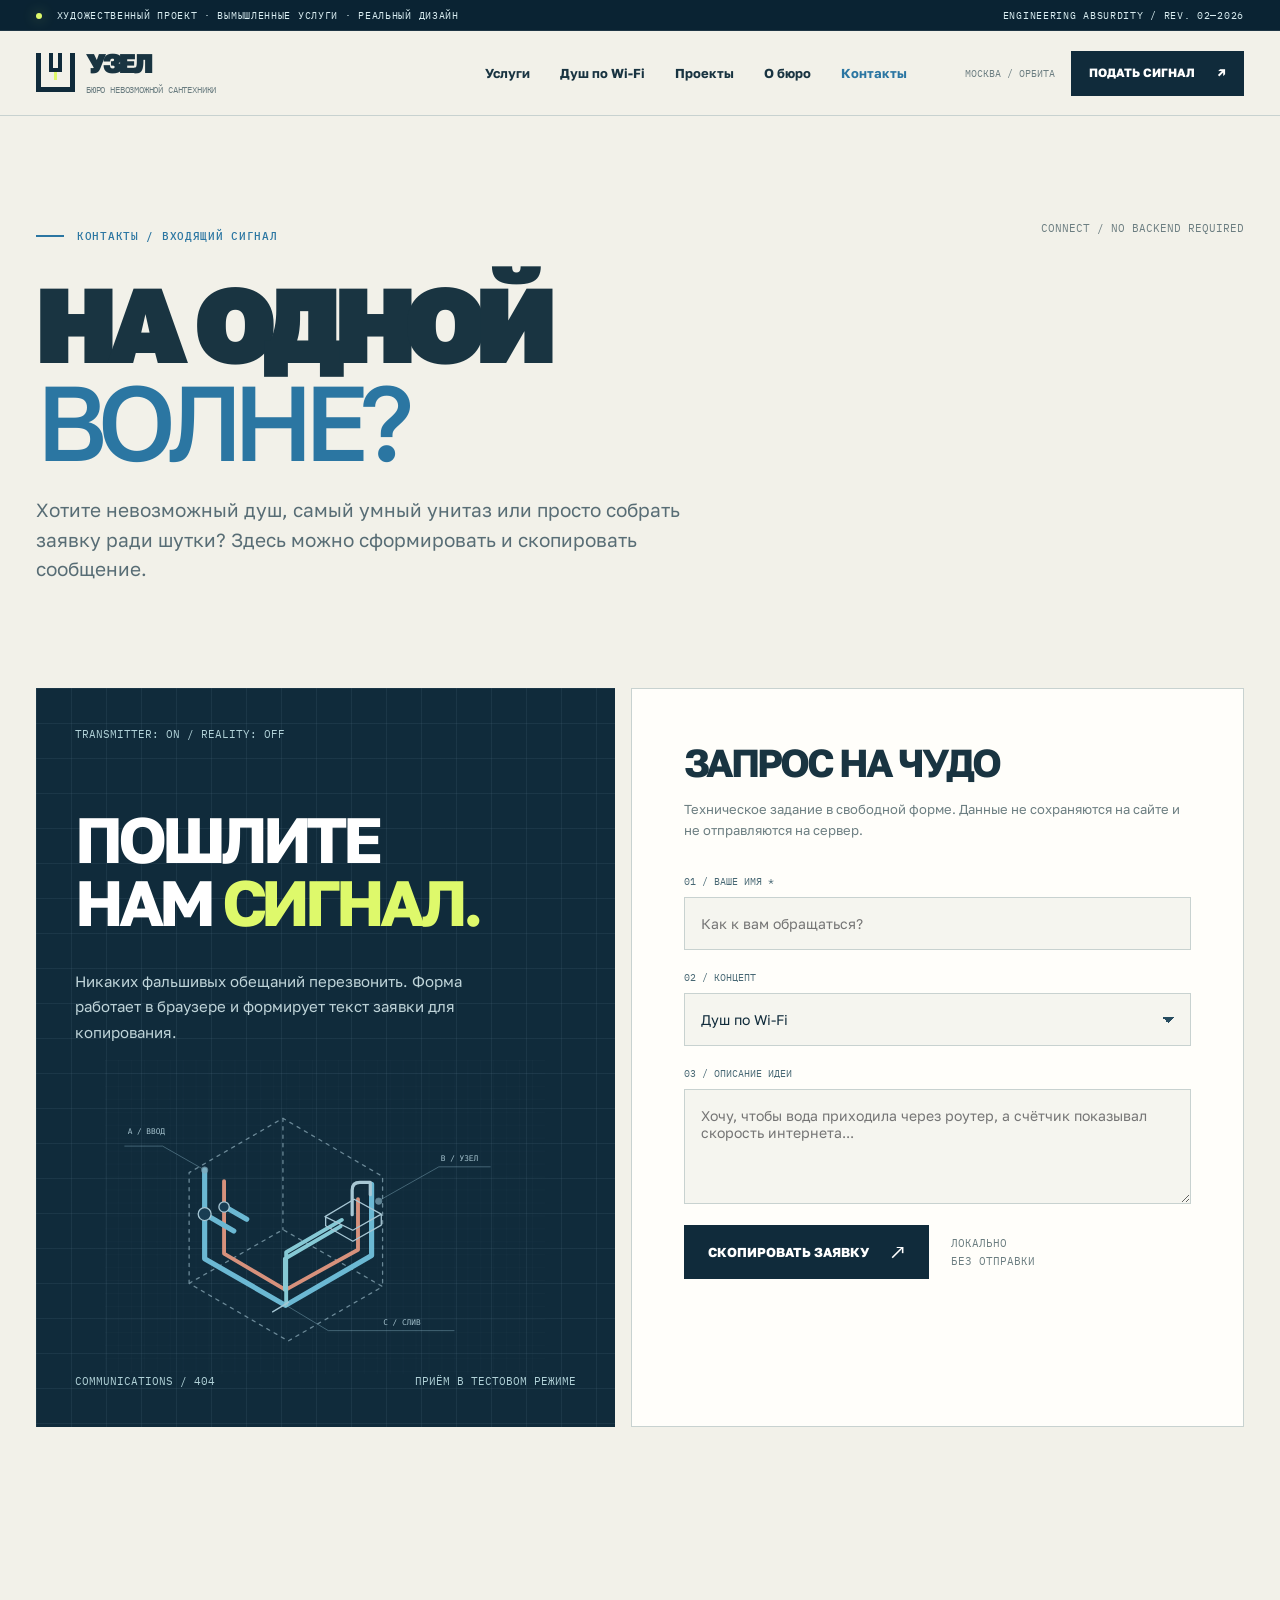
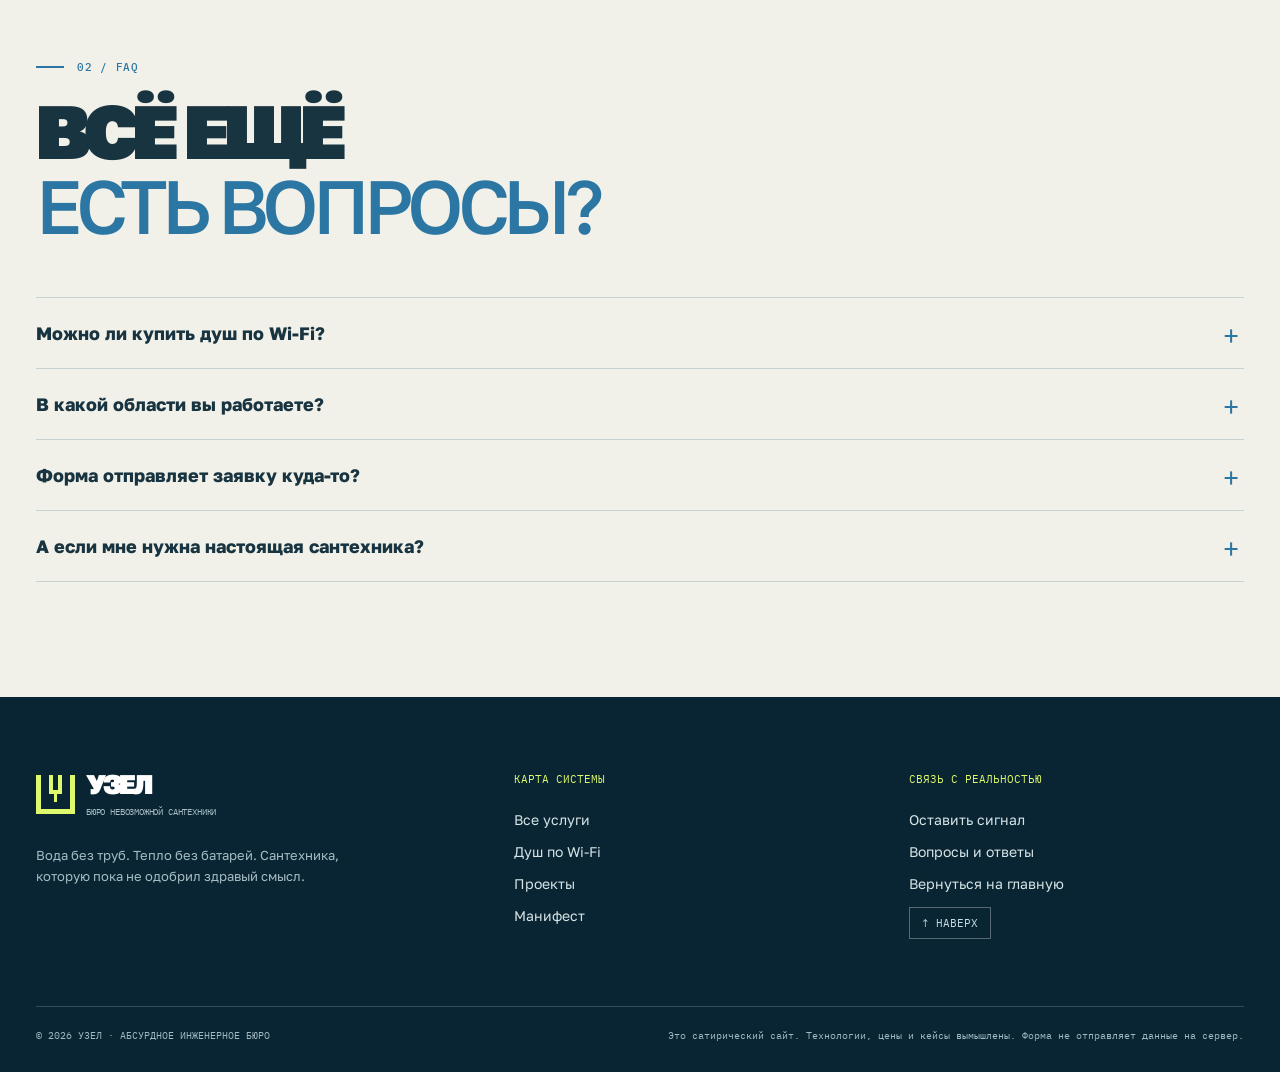
<file: contacts.html>
<!doctype html><html lang="ru"><head><meta charset="utf-8"><meta name="viewport" content="width=device-width,initial-scale=1"><meta name="theme-color" content="#f2f1e9"><meta name="description" content="Составьте и скопируйте демонстрационную заявку на вымышленные сантехнические услуги."><title>Контакты и заявка — УЗЕЛ</title><link rel="icon" href="assets/img/favicon.svg" type="image/svg+xml"><link rel="stylesheet" href="assets/css/style.css"><script>document.documentElement.classList.add('has-js')</script><script src="assets/js/main.js" defer></script></head><body><a class="skip-link" href="#main">Перейти к содержимому</a>
<div class="site-notice"><div class="container site-notice-inner"><span><i class="notice-dot"></i> ХУДОЖЕСТВЕННЫЙ ПРОЕКТ · ВЫМЫШЛЕННЫЕ УСЛУГИ · РЕАЛЬНЫЙ ДИЗАЙН</span><span>ENGINEERING ABSURDITY / REV. 02—2026</span></div></div>
<header class="site-header"><div class="container header-inner"><a class="brand" href="index.html" aria-label="УЗЕЛ — на главную"><span class="brand-mark" aria-hidden="true"></span><span><span class="brand-name">УЗЕЛ</span><small>БЮРО НЕВОЗМОЖНОЙ САНТЕХНИКИ</small></span></a><nav class="desktop-nav" aria-label="Основная навигация"><a href="services.html" >Услуги</a><a href="wifi-shower.html" >Душ по Wi-Fi</a><a href="projects.html" >Проекты</a><a href="about.html" >О бюро</a><a href="contacts.html" aria-current="page">Контакты</a></nav><div class="header-right"><span class="city-label">МОСКВА / ОРБИТА</span><button class="nav-cta" type="button" data-open-modal>ПОДАТЬ СИГНАЛ <span>↗</span></button><button id="menu-button" class="menu-button" type="button" aria-label="Открыть меню" aria-controls="mobile-nav" aria-expanded="false"><span></span><span></span><span></span></button></div></div><nav class="mobile-nav" id="mobile-nav" hidden aria-label="Мобильная навигация"><a href="index.html" >Главная</a><a href="services.html" >Услуги</a><a href="wifi-shower.html" >Душ по Wi-Fi</a><a href="projects.html" >Проекты</a><a href="about.html" >О бюро</a><a href="contacts.html" aria-current="page">Контакты</a><button class="nav-cta" type="button" data-open-modal>Подать сигнал ↗</button></nav></header><main id="main"><section class="page-intro container"><span class="eyebrow">КОНТАКТЫ / ВХОДЯЩИЙ СИГНАЛ</span><span class="page-index">CONNECT / NO BACKEND REQUIRED</span><h1>НА ОДНОЙ<br><em>ВОЛНЕ?</em></h1><p>Хотите невозможный душ, самый умный унитаз или просто собрать заявку ради шутки? Здесь можно сформировать и скопировать сообщение.</p></section><section class="container contacts-layout"><div class="contact-art"><span class="top">TRANSMITTER: ON / REALITY: OFF</span><h2>ПОШЛИТЕ<br>НАМ <span>СИГНАЛ.</span></h2><p>Никаких фальшивых обещаний перезвонить. Форма работает в браузере и формирует текст заявки для копирования.</p><img class="diagram" src="assets/img/parts-diagram.svg" alt="" loading="lazy"><div class="bottom"><span>COMMUNICATIONS / 404</span><span>ПРИЁМ В ТЕСТОВОМ РЕЖИМЕ</span></div></div><div class="contact-panel"><h2>ЗАПРОС НА ЧУДО</h2><p>Техническое задание в свободной форме. Данные не сохраняются на сайте и не отправляются на сервер.</p><form class="copy-form" novalidate><label class="form-field"><span>01 / ВАШЕ ИМЯ *</span><input type="text" name="name" required maxlength="80" autocomplete="name" placeholder="Как к вам обращаться?"></label><label class="form-field"><span>02 / КОНЦЕПТ</span><select name="service"><option>Душ по Wi-Fi</option><option>Унитаз с Face ID</option><option>Отопление от лайков</option><option>Кран с ИИ</option><option>Тёплый пол PRO</option><option>Батарея Bluetooth</option><option>Другая чудо-система</option></select></label><label class="form-field"><span>03 / ОПИСАНИЕ ИДЕИ</span><textarea name="message" maxlength="800" placeholder="Хочу, чтобы вода приходила через роутер, а счётчик показывал скорость интернета..."></textarea></label><div class="form-actions"><button type="submit" class="btn btn-ink">СКОПИРОВАТЬ ЗАЯВКУ <span class="btn-arrow">↗</span></button><span class="form-note">ЛОКАЛЬНО<br>БЕЗ ОТПРАВКИ</span></div><div class="form-result" role="status" aria-live="polite" hidden></div></form></div></section><section class="section" id="faq"><div class="container"><div class="section-head" data-reveal><div><span class="eyebrow">02 / FAQ</span><h2>ВСЁ ЕЩЁ<br><em>ЕСТЬ ВОПРОСЫ?</em></h2></div></div><div class="faq-list"><details><summary>Можно ли купить душ по Wi-Fi?</summary><p>Нет. Это вымышленная услуга и шутка. Никакой физической передачи воды по Wi‑Fi здесь нет.</p></details><details><summary>В какой области вы работаете?</summary><p>В области воображения. Москва и область указаны только как часть демонстрационной айдентики.</p></details><details><summary>Форма отправляет заявку куда-то?</summary><p>Нет. Форма собирает текст и предлагает скопировать его. Данные не уходят на сервер.</p></details><details><summary>А если мне нужна настоящая сантехника?</summary><p>Обратитесь к проверенной сантехнической службе. Для душа, отопления и канализации необходимы реальные инженерные коммуникации.</p></details></div></div></section></main><footer class="site-footer"><div class="container footer-main"><div class="footer-brand"><a class="brand" href="index.html" aria-label="УЗЕЛ — на главную"><span class="brand-mark" aria-hidden="true"></span><span><span class="brand-name">УЗЕЛ</span><small>БЮРО НЕВОЗМОЖНОЙ САНТЕХНИКИ</small></span></a><p>Вода без труб. Тепло без батарей. Сантехника, которую пока не одобрил здравый смысл.</p></div><div class="footer-column"><strong>КАРТА СИСТЕМЫ</strong><a href="services.html">Все услуги</a><a href="wifi-shower.html">Душ по Wi-Fi</a><a href="projects.html">Проекты</a><a href="about.html">Манифест</a></div><div class="footer-column"><strong>СВЯЗЬ С РЕАЛЬНОСТЬЮ</strong><a href="contacts.html">Оставить сигнал</a><a href="contacts.html#faq">Вопросы и ответы</a><a href="index.html">Вернуться на главную</a><button class="backtop" type="button" data-backtop>↑ НАВЕРХ</button></div></div><div class="container footer-end"><span>© 2026 УЗЕЛ · АБСУРДНОЕ ИНЖЕНЕРНОЕ БЮРО</span><span>Это сатирический сайт. Технологии, цены и кейсы вымышлены. Форма не отправляет данные на сервер.</span></div></footer><dialog id="request-dialog" aria-labelledby="modal-title"><div class="modal-header"><div><span class="eyebrow eyebrow--light">ВХОДЯЩИЙ ЗАПРОС / № 404</span><strong id="modal-title">ПОДАТЬ СИГНАЛ</strong></div><button class="modal-close" type="button" data-close-modal aria-label="Закрыть">×</button></div><div class="modal-body"><p>Оставьте техническое задание вашей мечты. Демоверсия ничего никуда не отправляет — предложит скопировать заявку.</p><form class="copy-form" novalidate><label class="form-field"><span>ВАШ ПОЗЫВНОЙ / ИМЯ</span><input name="name" autocomplete="name" placeholder="Капитан Сантехник" maxlength="80" required></label><label class="form-field"><span>КАКУЮ ТЕХНОЛОГИЮ ПОДКЛЮЧАЕМ?</span><select name="service"><option>Душ по Wi-Fi</option><option>Унитаз с Face ID</option><option>Отопление от лайков</option><option>Батарея Bluetooth</option><option>Кран с ИИ</option><option>Тёплый пол PRO</option><option>Другое инженерное чудо</option></select></label><label class="form-field"><span>ОПИСАНИЕ ИНЖЕНЕРНОГО ЧУДА</span><textarea name="message" placeholder="Нужно помыться через роутер..." maxlength="800"></textarea></label><div class="form-actions"><button class="btn btn-ink" type="submit">СКОПИРОВАТЬ ЗАЯВКУ <span class="btn-arrow">↗</span></button></div><div class="form-result" hidden role="status" aria-live="polite"></div></form></div></dialog><div class="floating-mini-cta"><button class="btn btn-ink" type="button" data-open-modal>ПОДАТЬ СИГНАЛ <span class="btn-arrow">↗</span></button></div></body></html>
</file>
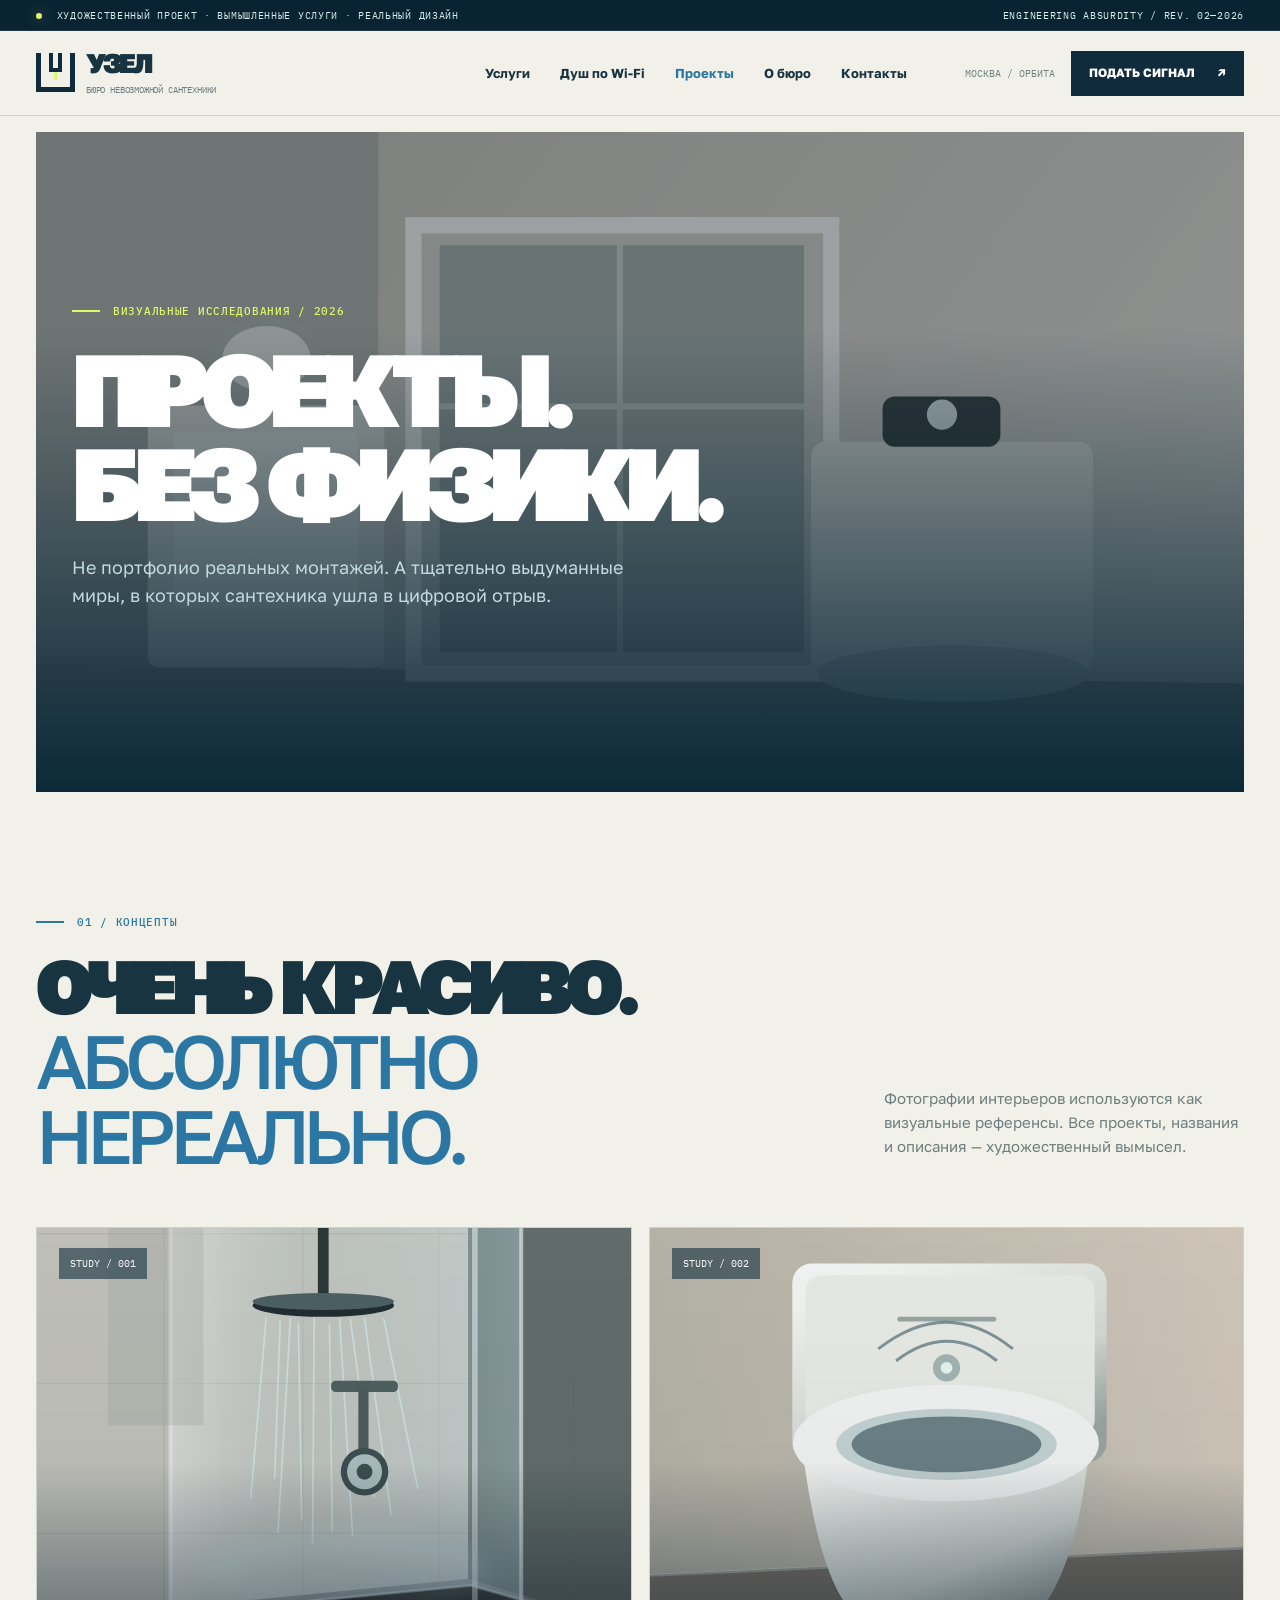
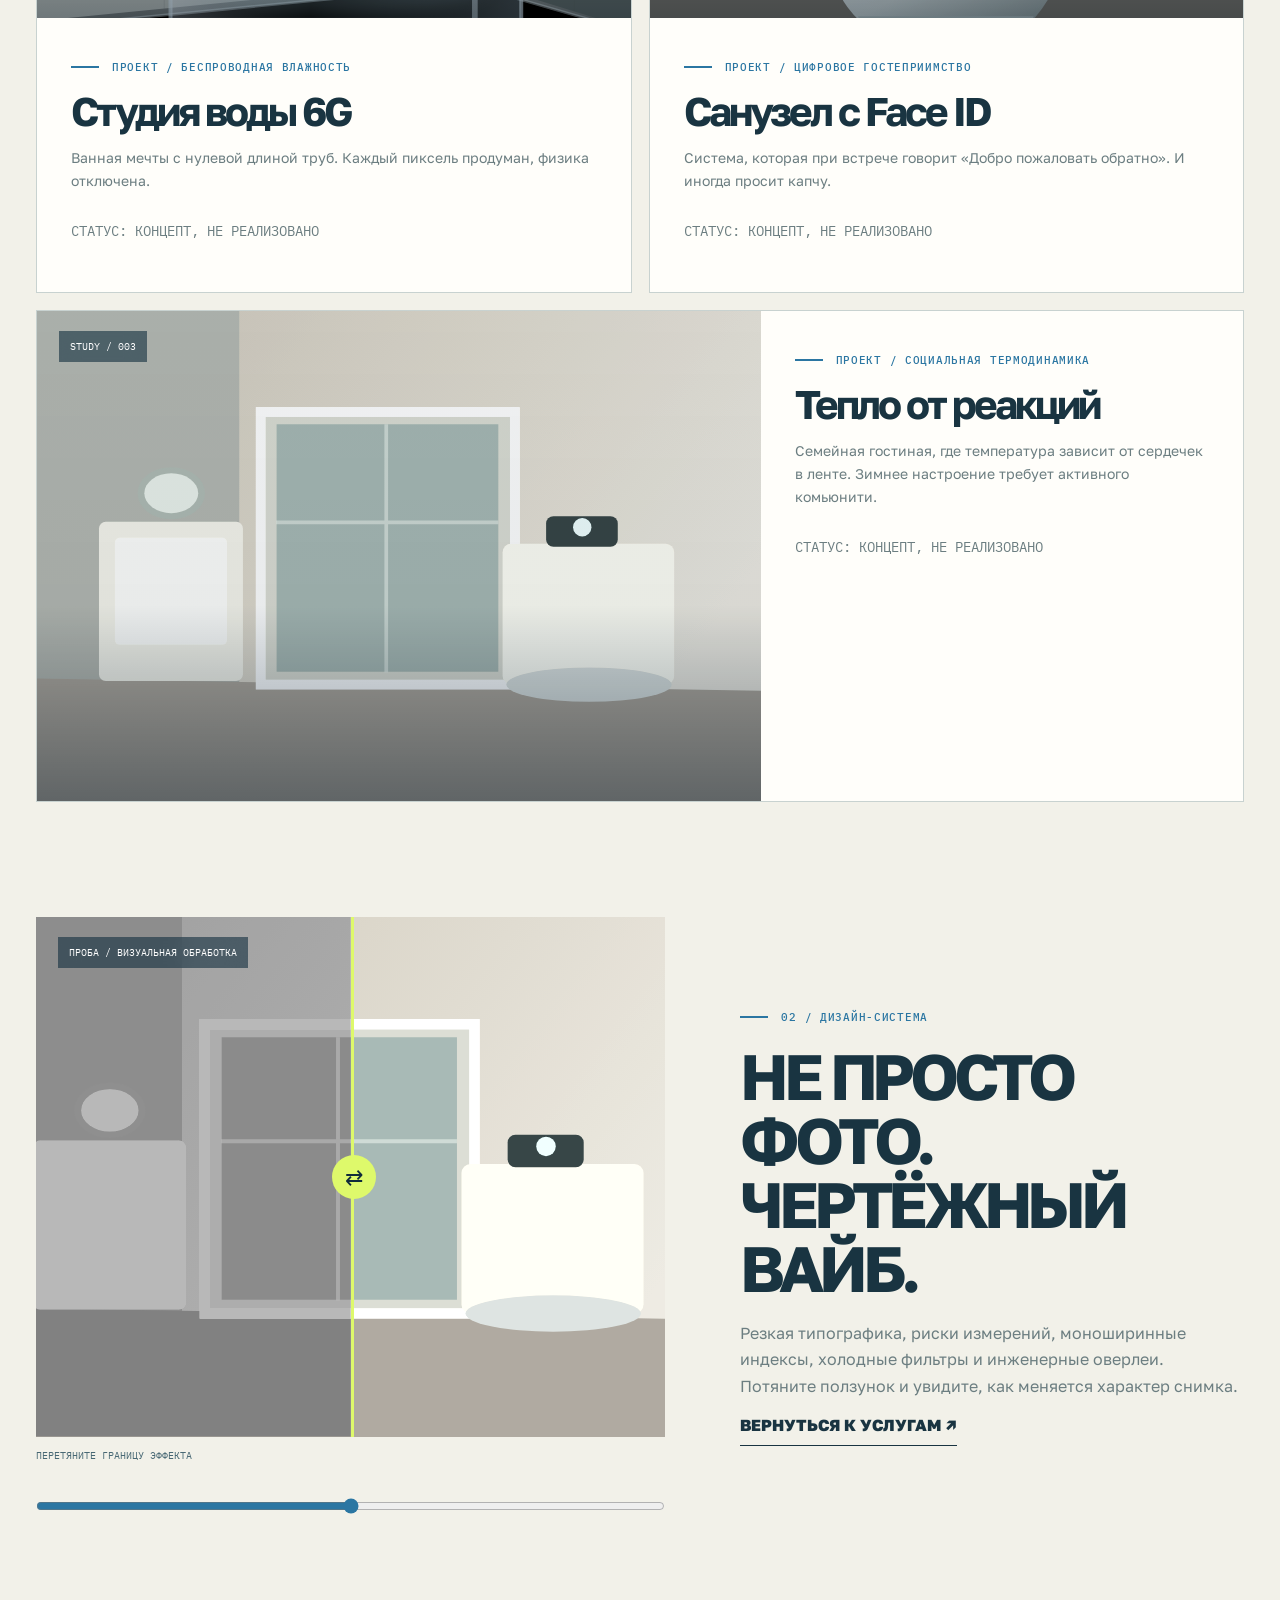
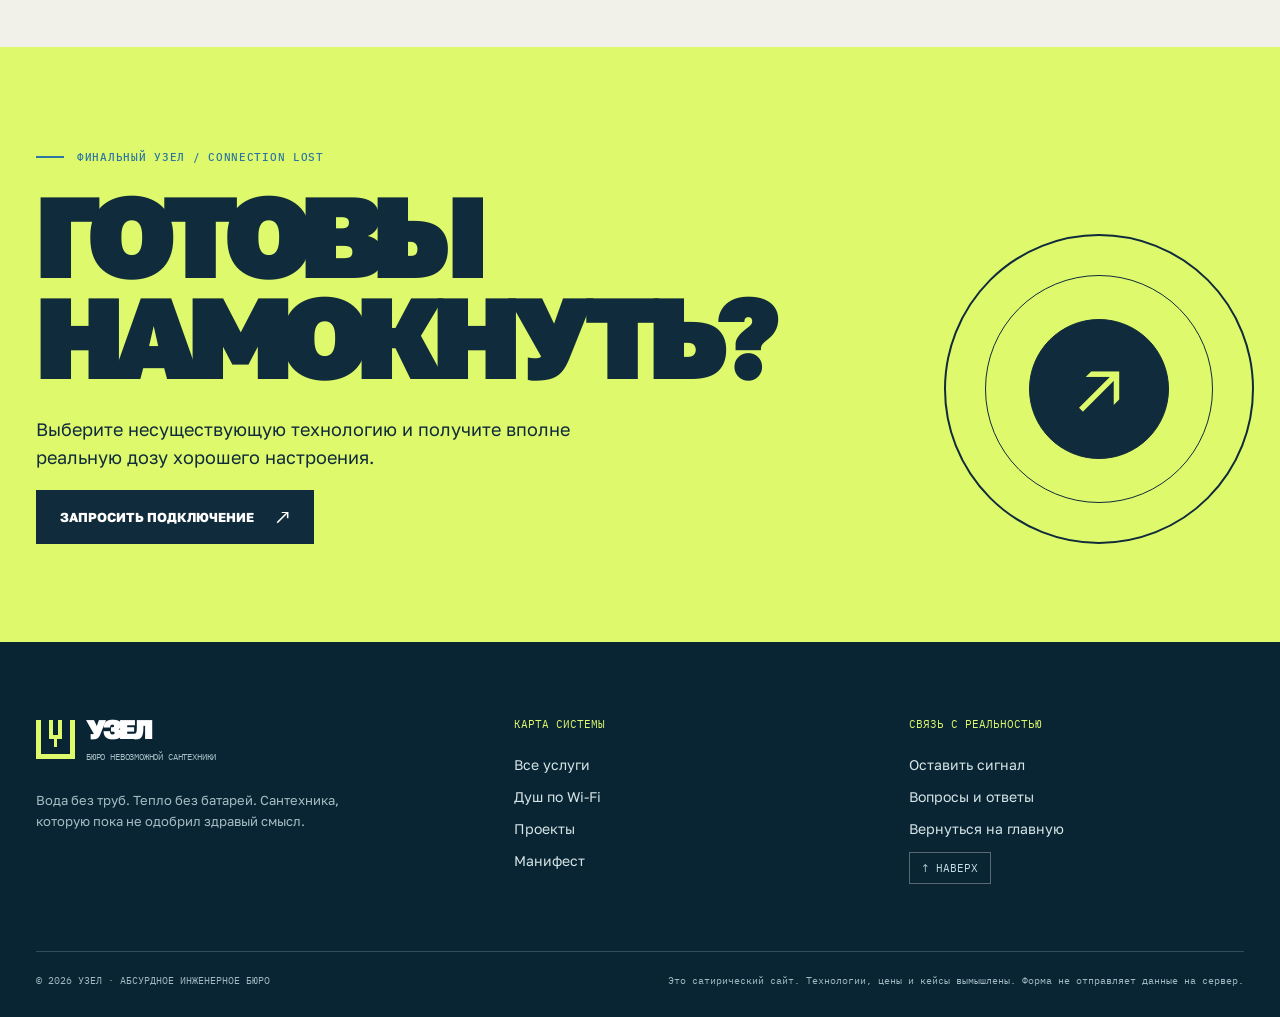
<file: projects.html>
<!doctype html><html lang="ru"><head><meta charset="utf-8"><meta name="viewport" content="width=device-width,initial-scale=1"><meta name="theme-color" content="#f2f1e9"><meta name="description" content="Визуальные проекты вымышленной сантехники с фотографиями и чертёжными наложениями."><title>Концепты и галерея — УЗЕЛ</title><link rel="icon" href="assets/img/favicon.svg" type="image/svg+xml"><link rel="stylesheet" href="assets/css/style.css"><script>document.documentElement.classList.add('has-js')</script><script src="assets/js/main.js" defer></script></head><body><a class="skip-link" href="#main">Перейти к содержимому</a>
<div class="site-notice"><div class="container site-notice-inner"><span><i class="notice-dot"></i> ХУДОЖЕСТВЕННЫЙ ПРОЕКТ · ВЫМЫШЛЕННЫЕ УСЛУГИ · РЕАЛЬНЫЙ ДИЗАЙН</span><span>ENGINEERING ABSURDITY / REV. 02—2026</span></div></div>
<header class="site-header"><div class="container header-inner"><a class="brand" href="index.html" aria-label="УЗЕЛ — на главную"><span class="brand-mark" aria-hidden="true"></span><span><span class="brand-name">УЗЕЛ</span><small>БЮРО НЕВОЗМОЖНОЙ САНТЕХНИКИ</small></span></a><nav class="desktop-nav" aria-label="Основная навигация"><a href="services.html" >Услуги</a><a href="wifi-shower.html" >Душ по Wi-Fi</a><a href="projects.html" aria-current="page">Проекты</a><a href="about.html" >О бюро</a><a href="contacts.html" >Контакты</a></nav><div class="header-right"><span class="city-label">МОСКВА / ОРБИТА</span><button class="nav-cta" type="button" data-open-modal>ПОДАТЬ СИГНАЛ <span>↗</span></button><button id="menu-button" class="menu-button" type="button" aria-label="Открыть меню" aria-controls="mobile-nav" aria-expanded="false"><span></span><span></span><span></span></button></div></div><nav class="mobile-nav" id="mobile-nav" hidden aria-label="Мобильная навигация"><a href="index.html" >Главная</a><a href="services.html" >Услуги</a><a href="wifi-shower.html" >Душ по Wi-Fi</a><a href="projects.html" aria-current="page">Проекты</a><a href="about.html" >О бюро</a><a href="contacts.html" >Контакты</a><button class="nav-cta" type="button" data-open-modal>Подать сигнал ↗</button></nav></header><main id="main"><section class="container"><div class="project-hero"><img class="photo" src="https://images.unsplash.com/photo-1600607687939-ce8a6c25118c?auto=format&fit=crop&w=1400&q=84" data-fallback="assets/img/room-fallback.svg" alt="Интерьер ванной комнаты, фотография для концептуального проекта" fetchpriority="high" loading="eager" decoding="async"><div class="container project-hero-inner"><span class="eyebrow eyebrow--light">ВИЗУАЛЬНЫЕ ИССЛЕДОВАНИЯ / 2026</span><h1>ПРОЕКТЫ.<br>БЕЗ ФИЗИКИ.</h1><p>Не портфолио реальных монтажей. А тщательно выдуманные миры, в которых сантехника ушла в цифровой отрыв.</p></div></div></section><section class="section"><div class="container"><div class="section-head" data-reveal><div><span class="eyebrow">01 / КОНЦЕПТЫ</span><h2>ОЧЕНЬ КРАСИВО.<br><em>АБСОЛЮТНО НЕРЕАЛЬНО.</em></h2></div><p>Фотографии интерьеров используются как визуальные референсы. Все проекты, названия и описания — художественный вымысел.</p></div><div class="project-list"><article class="project-tile" data-reveal><div class="project-image photo-wrap"><img class="photo" src="https://images.unsplash.com/photo-1620626011761-996317b8d101?auto=format&fit=crop&w=1500&q=84" data-fallback="assets/img/shower-fallback.svg" alt="Современный душ в светлом интерьере" loading="lazy" decoding="async"><span class="photo-index">STUDY / 001</span></div><div class="project-copy"><span class="eyebrow">ПРОЕКТ / БЕСПРОВОДНАЯ ВЛАЖНОСТЬ</span><h2>Студия воды 6G</h2><p>Ванная мечты с нулевой длиной труб. Каждый пиксель продуман, физика отключена.</p><p class="fineprint">СТАТУС: КОНЦЕПТ, НЕ РЕАЛИЗОВАНО</p></div></article><article class="project-tile" data-reveal><div class="project-image photo-wrap"><img class="photo" src="https://images.unsplash.com/photo-1584622650111-993a426fbf0a?auto=format&fit=crop&w=1400&q=84" data-fallback="assets/img/toilet-fallback.svg" alt="Ванная комната с современной сантехникой" loading="lazy" decoding="async"><span class="photo-index">STUDY / 002</span></div><div class="project-copy"><span class="eyebrow">ПРОЕКТ / ЦИФРОВОЕ ГОСТЕПРИИМСТВО</span><h2>Санузел с Face ID</h2><p>Система, которая при встрече говорит «Добро пожаловать обратно». И иногда просит капчу.</p><p class="fineprint">СТАТУС: КОНЦЕПТ, НЕ РЕАЛИЗОВАНО</p></div></article><article class="project-tile" data-reveal><div class="project-image photo-wrap"><img class="photo" src="https://images.unsplash.com/photo-1600566753190-17f0baa2a6c3?auto=format&fit=crop&w=1400&q=84" data-fallback="assets/img/room-fallback.svg" alt="Дизайнерский интерьер с системой отопления" loading="lazy" decoding="async"><span class="photo-index">STUDY / 003</span></div><div class="project-copy"><span class="eyebrow">ПРОЕКТ / СОЦИАЛЬНАЯ ТЕРМОДИНАМИКА</span><h2>Тепло от реакций</h2><p>Семейная гостиная, где температура зависит от сердечек в ленте. Зимнее настроение требует активного комьюнити.</p><p class="fineprint">СТАТУС: КОНЦЕПТ, НЕ РЕАЛИЗОВАНО</p></div></article></div></div></section><section class="section" style="padding-top:0"><div class="container comparison"><div data-reveal><div class="comparison-visual" id="comparison" style="--compare:50%"><img class="photo" src="https://images.unsplash.com/photo-1600607687920-4e2a09cf159d?auto=format&fit=crop&w=1400&q=84" data-fallback="assets/img/room-fallback.svg" alt="Дизайнерская ванная, иллюстрация для интерактивного сравнения" loading="lazy" decoding="async"><img class="before photo" src="https://images.unsplash.com/photo-1600607687920-4e2a09cf159d?auto=format&fit=crop&w=1400&q=84" data-fallback="assets/img/room-fallback.svg" loading="lazy" alt="Та же фотография в чёрно-белой обработке"><span class="comparison-indicator"></span><span class="photo-index">ПРОБА / ВИЗУАЛЬНАЯ ОБРАБОТКА</span></div><label class="form-field" style="margin:12px 0 0"><span>ПЕРЕТЯНИТЕ ГРАНИЦУ ЭФФЕКТА</span><input type="range" class="comparison-range" id="comparison-range" min="0" max="100" value="50" aria-label="Сравнение визуальных обработок"></label></div><div class="comparison-copy" data-reveal><span class="eyebrow">02 / ДИЗАЙН-СИСТЕМА</span><h2>НЕ ПРОСТО<br>ФОТО.<br>ЧЕРТЁЖНЫЙ<br>ВАЙБ.</h2><p>Резкая типографика, риски измерений, моноширинные индексы, холодные фильтры и инженерные оверлеи. Потяните ползунок и увидите, как меняется характер снимка.</p><a class="content-link" href="services.html">ВЕРНУТЬСЯ К УСЛУГАМ ↗</a></div></div></section><section class="cta-section" aria-labelledby="cta-title"><div class="container cta-content"><div data-reveal><span class="eyebrow">ФИНАЛЬНЫЙ УЗЕЛ / CONNECTION LOST</span><h2 id="cta-title">ГОТОВЫ<br>НАМОКНУТЬ?</h2><p>Выберите несуществующую технологию и получите вполне реальную дозу хорошего настроения.</p><button type="button" class="btn btn-ink" data-open-modal>ЗАПРОСИТЬ ПОДКЛЮЧЕНИЕ <span class="btn-arrow">↗</span></button></div><div class="cta-decoration" aria-hidden="true"><span>↗</span></div></div></section></main><footer class="site-footer"><div class="container footer-main"><div class="footer-brand"><a class="brand" href="index.html" aria-label="УЗЕЛ — на главную"><span class="brand-mark" aria-hidden="true"></span><span><span class="brand-name">УЗЕЛ</span><small>БЮРО НЕВОЗМОЖНОЙ САНТЕХНИКИ</small></span></a><p>Вода без труб. Тепло без батарей. Сантехника, которую пока не одобрил здравый смысл.</p></div><div class="footer-column"><strong>КАРТА СИСТЕМЫ</strong><a href="services.html">Все услуги</a><a href="wifi-shower.html">Душ по Wi-Fi</a><a href="projects.html">Проекты</a><a href="about.html">Манифест</a></div><div class="footer-column"><strong>СВЯЗЬ С РЕАЛЬНОСТЬЮ</strong><a href="contacts.html">Оставить сигнал</a><a href="contacts.html#faq">Вопросы и ответы</a><a href="index.html">Вернуться на главную</a><button class="backtop" type="button" data-backtop>↑ НАВЕРХ</button></div></div><div class="container footer-end"><span>© 2026 УЗЕЛ · АБСУРДНОЕ ИНЖЕНЕРНОЕ БЮРО</span><span>Это сатирический сайт. Технологии, цены и кейсы вымышлены. Форма не отправляет данные на сервер.</span></div></footer><dialog id="request-dialog" aria-labelledby="modal-title"><div class="modal-header"><div><span class="eyebrow eyebrow--light">ВХОДЯЩИЙ ЗАПРОС / № 404</span><strong id="modal-title">ПОДАТЬ СИГНАЛ</strong></div><button class="modal-close" type="button" data-close-modal aria-label="Закрыть">×</button></div><div class="modal-body"><p>Оставьте техническое задание вашей мечты. Демоверсия ничего никуда не отправляет — предложит скопировать заявку.</p><form class="copy-form" novalidate><label class="form-field"><span>ВАШ ПОЗЫВНОЙ / ИМЯ</span><input name="name" autocomplete="name" placeholder="Капитан Сантехник" maxlength="80" required></label><label class="form-field"><span>КАКУЮ ТЕХНОЛОГИЮ ПОДКЛЮЧАЕМ?</span><select name="service"><option>Душ по Wi-Fi</option><option>Унитаз с Face ID</option><option>Отопление от лайков</option><option>Батарея Bluetooth</option><option>Кран с ИИ</option><option>Тёплый пол PRO</option><option>Другое инженерное чудо</option></select></label><label class="form-field"><span>ОПИСАНИЕ ИНЖЕНЕРНОГО ЧУДА</span><textarea name="message" placeholder="Нужно помыться через роутер..." maxlength="800"></textarea></label><div class="form-actions"><button class="btn btn-ink" type="submit">СКОПИРОВАТЬ ЗАЯВКУ <span class="btn-arrow">↗</span></button></div><div class="form-result" hidden role="status" aria-live="polite"></div></form></div></dialog><div class="floating-mini-cta"><button class="btn btn-ink" type="button" data-open-modal>ПОДАТЬ СИГНАЛ <span class="btn-arrow">↗</span></button></div></body></html>
</file>
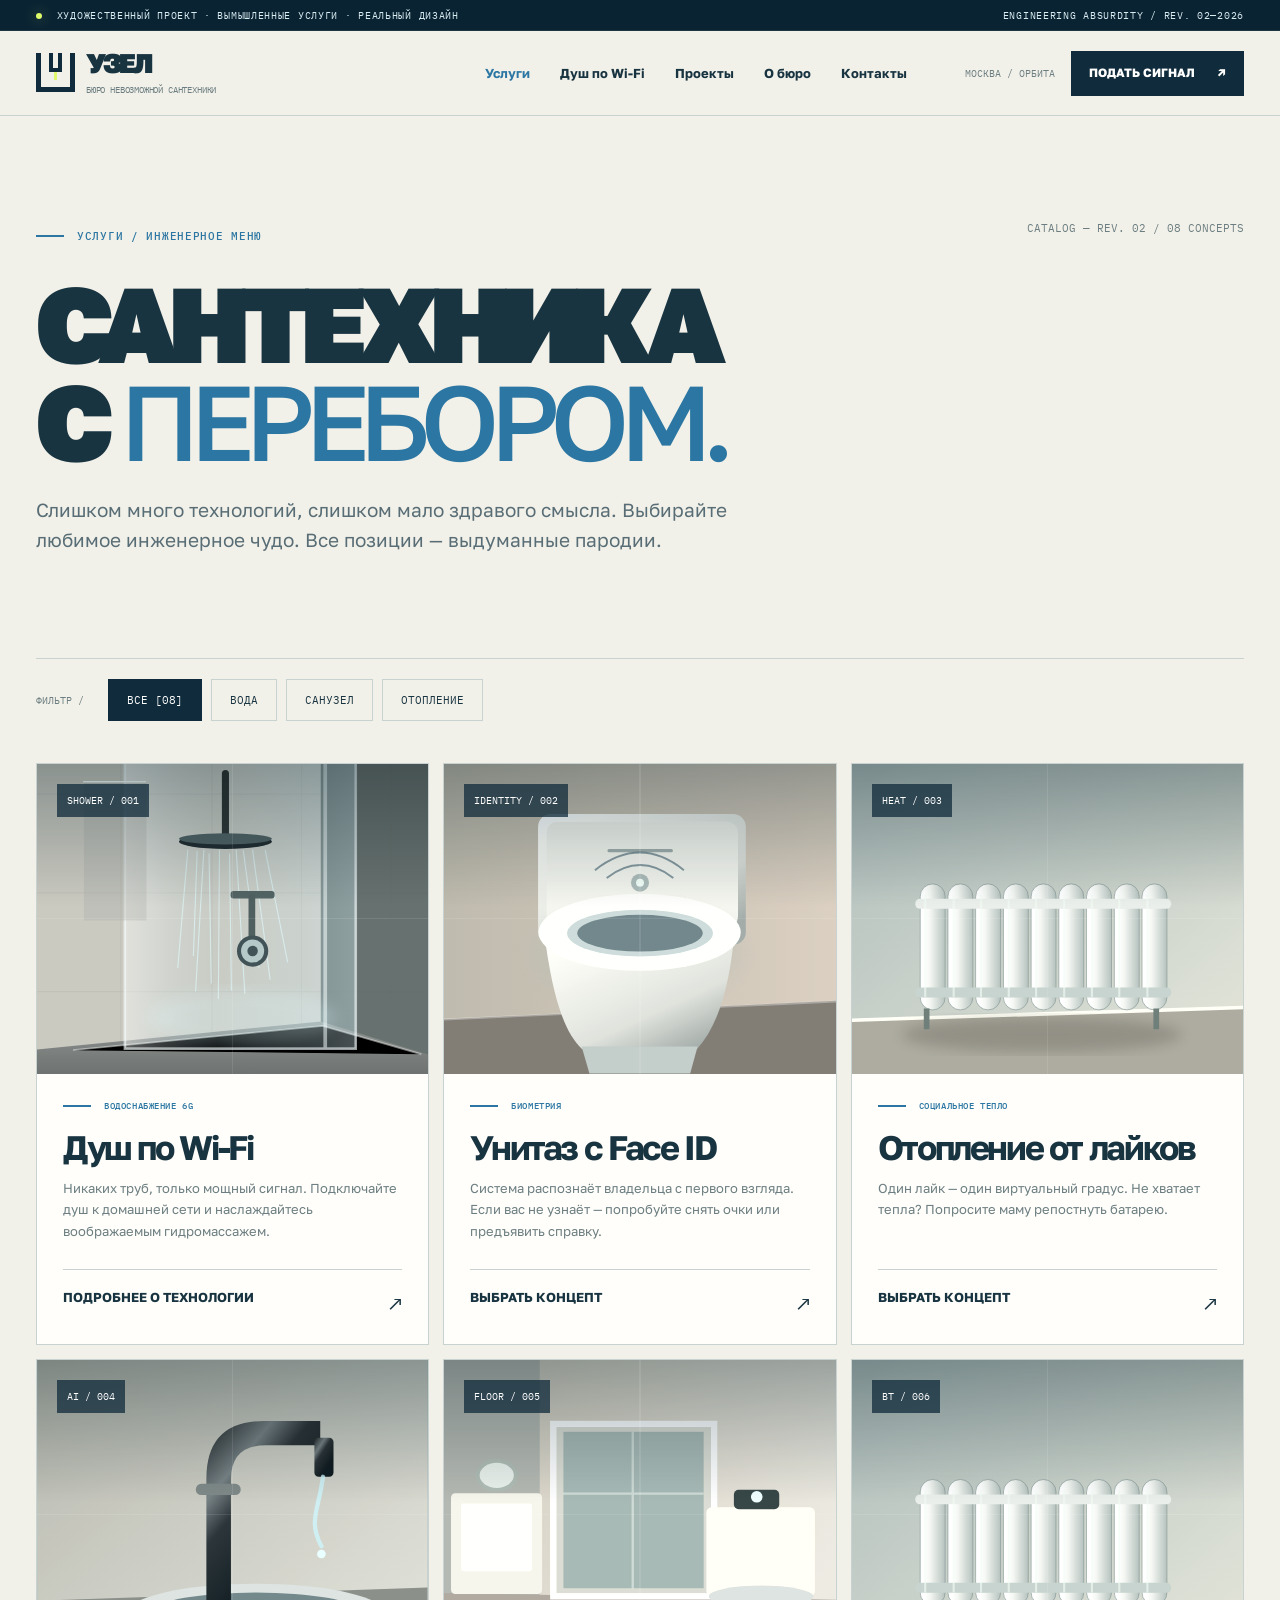
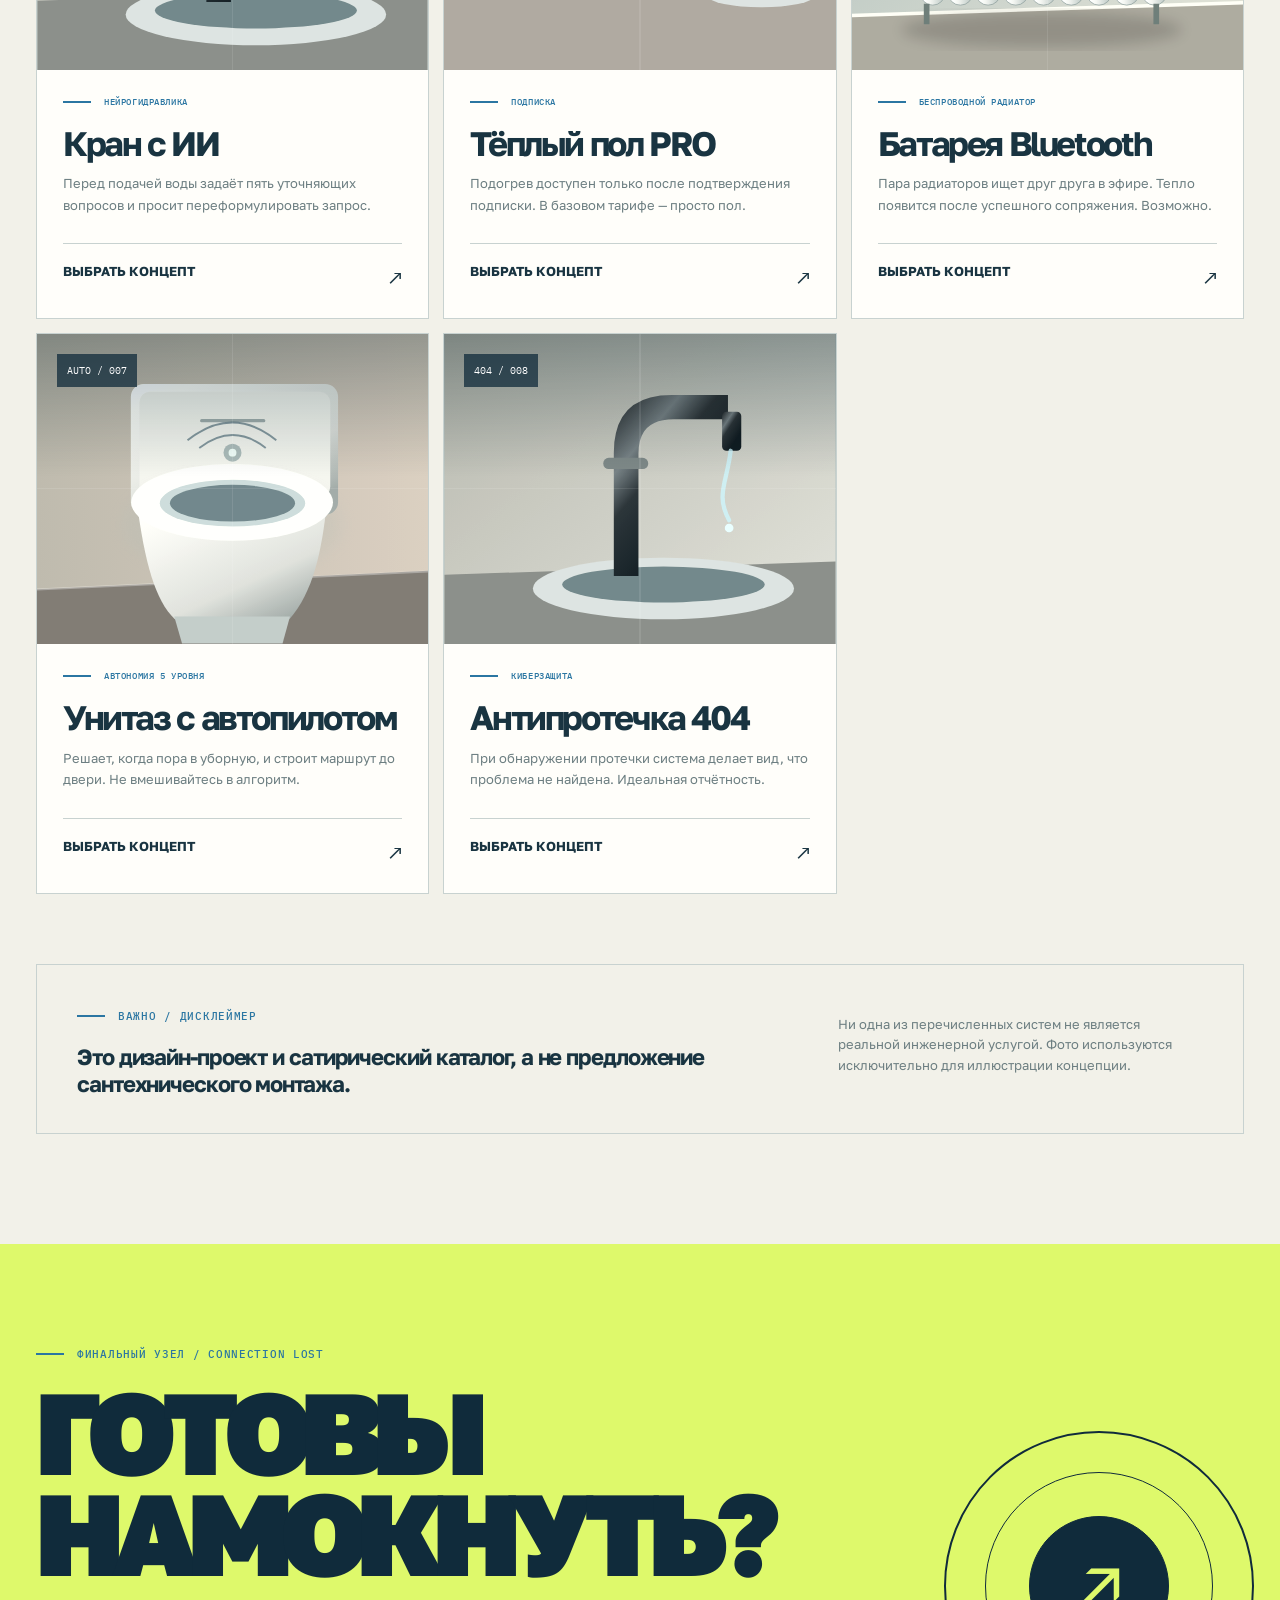
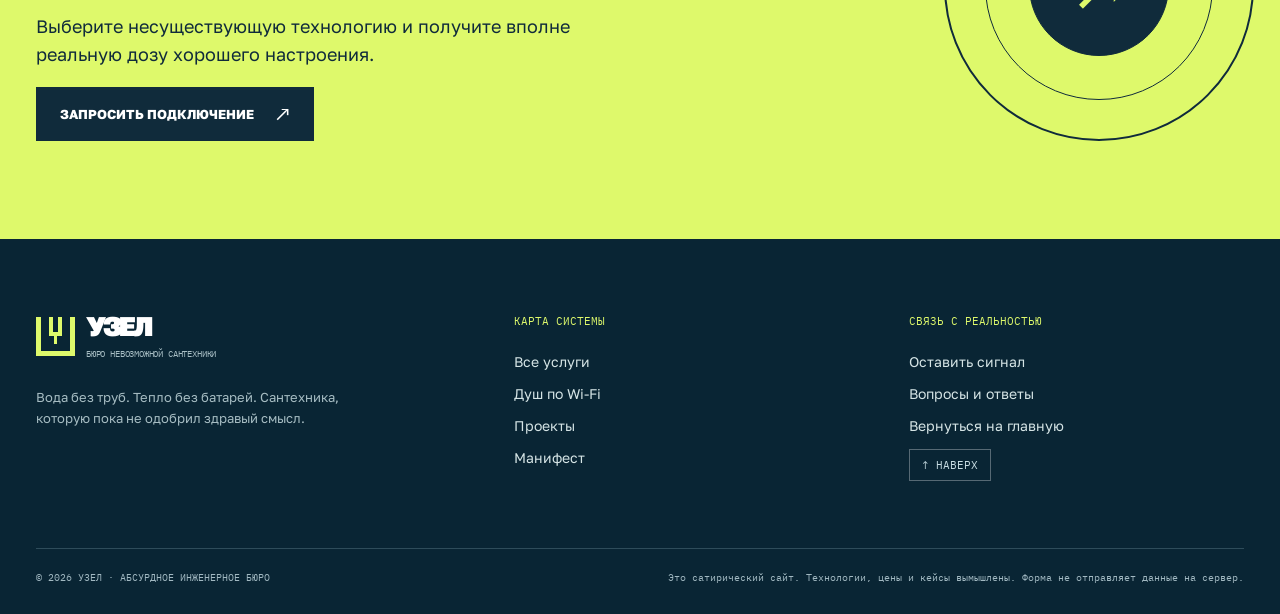
<file: services.html>
<!doctype html><html lang="ru"><head><meta charset="utf-8"><meta name="viewport" content="width=device-width,initial-scale=1"><meta name="theme-color" content="#f2f1e9"><meta name="description" content="Вымышленные сантехнические технологии: душ по Wi-Fi, унитаз Face ID, отопление от лайков, кран с ИИ и другие мемные услуги."><title>Каталог невозможных услуг — УЗЕЛ</title><link rel="icon" href="assets/img/favicon.svg" type="image/svg+xml"><link rel="stylesheet" href="assets/css/style.css"><script>document.documentElement.classList.add('has-js')</script><script src="assets/js/main.js" defer></script></head><body><a class="skip-link" href="#main">Перейти к содержимому</a>
<div class="site-notice"><div class="container site-notice-inner"><span><i class="notice-dot"></i> ХУДОЖЕСТВЕННЫЙ ПРОЕКТ · ВЫМЫШЛЕННЫЕ УСЛУГИ · РЕАЛЬНЫЙ ДИЗАЙН</span><span>ENGINEERING ABSURDITY / REV. 02—2026</span></div></div>
<header class="site-header"><div class="container header-inner"><a class="brand" href="index.html" aria-label="УЗЕЛ — на главную"><span class="brand-mark" aria-hidden="true"></span><span><span class="brand-name">УЗЕЛ</span><small>БЮРО НЕВОЗМОЖНОЙ САНТЕХНИКИ</small></span></a><nav class="desktop-nav" aria-label="Основная навигация"><a href="services.html" aria-current="page">Услуги</a><a href="wifi-shower.html" >Душ по Wi-Fi</a><a href="projects.html" >Проекты</a><a href="about.html" >О бюро</a><a href="contacts.html" >Контакты</a></nav><div class="header-right"><span class="city-label">МОСКВА / ОРБИТА</span><button class="nav-cta" type="button" data-open-modal>ПОДАТЬ СИГНАЛ <span>↗</span></button><button id="menu-button" class="menu-button" type="button" aria-label="Открыть меню" aria-controls="mobile-nav" aria-expanded="false"><span></span><span></span><span></span></button></div></div><nav class="mobile-nav" id="mobile-nav" hidden aria-label="Мобильная навигация"><a href="index.html" >Главная</a><a href="services.html" aria-current="page">Услуги</a><a href="wifi-shower.html" >Душ по Wi-Fi</a><a href="projects.html" >Проекты</a><a href="about.html" >О бюро</a><a href="contacts.html" >Контакты</a><button class="nav-cta" type="button" data-open-modal>Подать сигнал ↗</button></nav></header><main id="main"><section class="page-intro container"><span class="eyebrow">УСЛУГИ / ИНЖЕНЕРНОЕ МЕНЮ</span><span class="page-index">CATALOG — REV. 02 / 08 CONCEPTS</span><h1>САНТЕХНИКА<br>С <em>ПЕРЕБОРОМ.</em></h1><p>Слишком много технологий, слишком мало здравого смысла. Выбирайте любимое инженерное чудо. Все позиции — выдуманные пародии.</p></section><section class="container"><div class="filterbar" role="group" aria-label="Фильтрация услуг"><span class="filter-label">ФИЛЬТР /</span><button class="filter-button" type="button" data-filter="all" aria-pressed="true">ВСЕ [08]</button><button class="filter-button" type="button" data-filter="water" aria-pressed="false">ВОДА</button><button class="filter-button" type="button" data-filter="toilet" aria-pressed="false">САНУЗЕЛ</button><button class="filter-button" type="button" data-filter="heating" aria-pressed="false">ОТОПЛЕНИЕ</button></div><div class="catalog-grid"><article class="catalog-card" id="wifi-shower" data-category="water" data-reveal><div class="catalog-cover photo-wrap"><img class="photo" src="https://images.unsplash.com/photo-1620626011761-996317b8d101?auto=format&fit=crop&w=1500&q=84" data-fallback="assets/img/shower-fallback.svg" alt="Иллюстративное интерьерное фото для услуги «Душ по Wi-Fi»" loading="lazy" decoding="async"><span class="catalog-code">SHOWER / 001</span><span class="image-graticule"></span></div><div class="catalog-body"><span class="eyebrow">ВОДОСНАБЖЕНИЕ 6G</span><h2>Душ по Wi-Fi</h2><p>Никаких труб, только мощный сигнал. Подключайте душ к домашней сети и наслаждайтесь воображаемым гидромассажем.</p><a href="wifi-shower.html">ПОДРОБНЕЕ О ТЕХНОЛОГИИ <span>↗</span></a></div></article><article class="catalog-card" id="face-id" data-category="toilet" data-reveal><div class="catalog-cover photo-wrap"><img class="photo" src="https://images.unsplash.com/photo-1584622650111-993a426fbf0a?auto=format&fit=crop&w=1400&q=84" data-fallback="assets/img/toilet-fallback.svg" alt="Иллюстративное интерьерное фото для услуги «Унитаз с Face ID»" loading="lazy" decoding="async"><span class="catalog-code">IDENTITY / 002</span><span class="image-graticule"></span></div><div class="catalog-body"><span class="eyebrow">БИОМЕТРИЯ</span><h2>Унитаз с Face ID</h2><p>Система распознаёт владельца с первого взгляда. Если вас не узнаёт — попробуйте снять очки или предъявить справку.</p><a href="contacts.html?service=Унитаз+с+Face+ID">ВЫБРАТЬ КОНЦЕПТ <span>↗</span></a></div></article><article class="catalog-card" id="like-heat" data-category="heating" data-reveal><div class="catalog-cover photo-wrap"><img class="photo" src="https://images.unsplash.com/photo-1578749556568-bc2c40e68b61?auto=format&fit=crop&w=1400&q=84" data-fallback="assets/img/heat-fallback.svg" alt="Иллюстративное интерьерное фото для услуги «Отопление от лайков»" loading="lazy" decoding="async"><span class="catalog-code">HEAT / 003</span><span class="image-graticule"></span></div><div class="catalog-body"><span class="eyebrow">СОЦИАЛЬНОЕ ТЕПЛО</span><h2>Отопление от лайков</h2><p>Один лайк — один виртуальный градус. Не хватает тепла? Попросите маму репостнуть батарею.</p><a href="contacts.html?service=Отопление+от+лайков">ВЫБРАТЬ КОНЦЕПТ <span>↗</span></a></div></article><article class="catalog-card" id="ai-tap" data-category="water" data-reveal><div class="catalog-cover photo-wrap"><img class="photo" src="https://images.unsplash.com/photo-1600566752355-35792bedcfea?auto=format&fit=crop&w=1400&q=84" data-fallback="assets/img/tap-fallback.svg" alt="Иллюстративное интерьерное фото для услуги «Кран с ИИ»" loading="lazy" decoding="async"><span class="catalog-code">AI / 004</span><span class="image-graticule"></span></div><div class="catalog-body"><span class="eyebrow">НЕЙРОГИДРАВЛИКА</span><h2>Кран с ИИ</h2><p>Перед подачей воды задаёт пять уточняющих вопросов и просит переформулировать запрос.</p><a href="contacts.html?service=Кран+с+ИИ">ВЫБРАТЬ КОНЦЕПТ <span>↗</span></a></div></article><article class="catalog-card" id="premium-floor" data-category="heating" data-reveal><div class="catalog-cover photo-wrap"><img class="photo" src="https://images.unsplash.com/photo-1600566753190-17f0baa2a6c3?auto=format&fit=crop&w=1400&q=84" data-fallback="assets/img/room-fallback.svg" alt="Иллюстративное интерьерное фото для услуги «Тёплый пол PRO»" loading="lazy" decoding="async"><span class="catalog-code">FLOOR / 005</span><span class="image-graticule"></span></div><div class="catalog-body"><span class="eyebrow">ПОДПИСКА</span><h2>Тёплый пол PRO</h2><p>Подогрев доступен только после подтверждения подписки. В базовом тарифе — просто пол.</p><a href="contacts.html?service=Тёплый+пол+PRO">ВЫБРАТЬ КОНЦЕПТ <span>↗</span></a></div></article><article class="catalog-card" id="bluetooth-radiator" data-category="heating" data-reveal><div class="catalog-cover photo-wrap"><img class="photo" src="https://images.unsplash.com/photo-1578749556568-bc2c40e68b61?auto=format&fit=crop&w=1400&q=84" data-fallback="assets/img/heat-fallback.svg" alt="Иллюстративное интерьерное фото для услуги «Батарея Bluetooth»" loading="lazy" decoding="async"><span class="catalog-code">BT / 006</span><span class="image-graticule"></span></div><div class="catalog-body"><span class="eyebrow">БЕСПРОВОДНОЙ РАДИАТОР</span><h2>Батарея Bluetooth</h2><p>Пара радиаторов ищет друг друга в эфире. Тепло появится после успешного сопряжения. Возможно.</p><a href="contacts.html?service=Батарея+Bluetooth">ВЫБРАТЬ КОНЦЕПТ <span>↗</span></a></div></article><article class="catalog-card" id="toilet-autopilot" data-category="toilet" data-reveal><div class="catalog-cover photo-wrap"><img class="photo" src="https://images.unsplash.com/photo-1584622650111-993a426fbf0a?auto=format&fit=crop&w=1400&q=84" data-fallback="assets/img/toilet-fallback.svg" alt="Иллюстративное интерьерное фото для услуги «Унитаз с автопилотом»" loading="lazy" decoding="async"><span class="catalog-code">AUTO / 007</span><span class="image-graticule"></span></div><div class="catalog-body"><span class="eyebrow">АВТОНОМИЯ 5 УРОВНЯ</span><h2>Унитаз с автопилотом</h2><p>Решает, когда пора в уборную, и строит маршрут до двери. Не вмешивайтесь в алгоритм.</p><a href="contacts.html?service=Унитаз+с+автопилотом">ВЫБРАТЬ КОНЦЕПТ <span>↗</span></a></div></article><article class="catalog-card" id="antileak-404" data-category="water" data-reveal><div class="catalog-cover photo-wrap"><img class="photo" src="https://images.unsplash.com/photo-1600566752355-35792bedcfea?auto=format&fit=crop&w=1400&q=84" data-fallback="assets/img/tap-fallback.svg" alt="Иллюстративное интерьерное фото для услуги «Антипротечка 404»" loading="lazy" decoding="async"><span class="catalog-code">404 / 008</span><span class="image-graticule"></span></div><div class="catalog-body"><span class="eyebrow">КИБЕРЗАЩИТА</span><h2>Антипротечка 404</h2><p>При обнаружении протечки система делает вид, что проблема не найдена. Идеальная отчётность.</p><a href="contacts.html?service=Антипротечка+404">ВЫБРАТЬ КОНЦЕПТ <span>↗</span></a></div></article></div><div class="service-legend" data-reveal><div><span class="eyebrow">ВАЖНО / ДИСКЛЕЙМЕР</span><br><br><strong>Это дизайн-проект и сатирический каталог, а не предложение сантехнического монтажа.</strong></div><p>Ни одна из перечисленных систем не является реальной инженерной услугой. Фото используются исключительно для иллюстрации концепции.</p></div></section><section class="cta-section" aria-labelledby="cta-title"><div class="container cta-content"><div data-reveal><span class="eyebrow">ФИНАЛЬНЫЙ УЗЕЛ / CONNECTION LOST</span><h2 id="cta-title">ГОТОВЫ<br>НАМОКНУТЬ?</h2><p>Выберите несуществующую технологию и получите вполне реальную дозу хорошего настроения.</p><button type="button" class="btn btn-ink" data-open-modal>ЗАПРОСИТЬ ПОДКЛЮЧЕНИЕ <span class="btn-arrow">↗</span></button></div><div class="cta-decoration" aria-hidden="true"><span>↗</span></div></div></section></main><footer class="site-footer"><div class="container footer-main"><div class="footer-brand"><a class="brand" href="index.html" aria-label="УЗЕЛ — на главную"><span class="brand-mark" aria-hidden="true"></span><span><span class="brand-name">УЗЕЛ</span><small>БЮРО НЕВОЗМОЖНОЙ САНТЕХНИКИ</small></span></a><p>Вода без труб. Тепло без батарей. Сантехника, которую пока не одобрил здравый смысл.</p></div><div class="footer-column"><strong>КАРТА СИСТЕМЫ</strong><a href="services.html">Все услуги</a><a href="wifi-shower.html">Душ по Wi-Fi</a><a href="projects.html">Проекты</a><a href="about.html">Манифест</a></div><div class="footer-column"><strong>СВЯЗЬ С РЕАЛЬНОСТЬЮ</strong><a href="contacts.html">Оставить сигнал</a><a href="contacts.html#faq">Вопросы и ответы</a><a href="index.html">Вернуться на главную</a><button class="backtop" type="button" data-backtop>↑ НАВЕРХ</button></div></div><div class="container footer-end"><span>© 2026 УЗЕЛ · АБСУРДНОЕ ИНЖЕНЕРНОЕ БЮРО</span><span>Это сатирический сайт. Технологии, цены и кейсы вымышлены. Форма не отправляет данные на сервер.</span></div></footer><dialog id="request-dialog" aria-labelledby="modal-title"><div class="modal-header"><div><span class="eyebrow eyebrow--light">ВХОДЯЩИЙ ЗАПРОС / № 404</span><strong id="modal-title">ПОДАТЬ СИГНАЛ</strong></div><button class="modal-close" type="button" data-close-modal aria-label="Закрыть">×</button></div><div class="modal-body"><p>Оставьте техническое задание вашей мечты. Демоверсия ничего никуда не отправляет — предложит скопировать заявку.</p><form class="copy-form" novalidate><label class="form-field"><span>ВАШ ПОЗЫВНОЙ / ИМЯ</span><input name="name" autocomplete="name" placeholder="Капитан Сантехник" maxlength="80" required></label><label class="form-field"><span>КАКУЮ ТЕХНОЛОГИЮ ПОДКЛЮЧАЕМ?</span><select name="service"><option>Душ по Wi-Fi</option><option>Унитаз с Face ID</option><option>Отопление от лайков</option><option>Батарея Bluetooth</option><option>Кран с ИИ</option><option>Тёплый пол PRO</option><option>Другое инженерное чудо</option></select></label><label class="form-field"><span>ОПИСАНИЕ ИНЖЕНЕРНОГО ЧУДА</span><textarea name="message" placeholder="Нужно помыться через роутер..." maxlength="800"></textarea></label><div class="form-actions"><button class="btn btn-ink" type="submit">СКОПИРОВАТЬ ЗАЯВКУ <span class="btn-arrow">↗</span></button></div><div class="form-result" hidden role="status" aria-live="polite"></div></form></div></dialog><div class="floating-mini-cta"><button class="btn btn-ink" type="button" data-open-modal>ПОДАТЬ СИГНАЛ <span class="btn-arrow">↗</span></button></div></body></html>
</file>
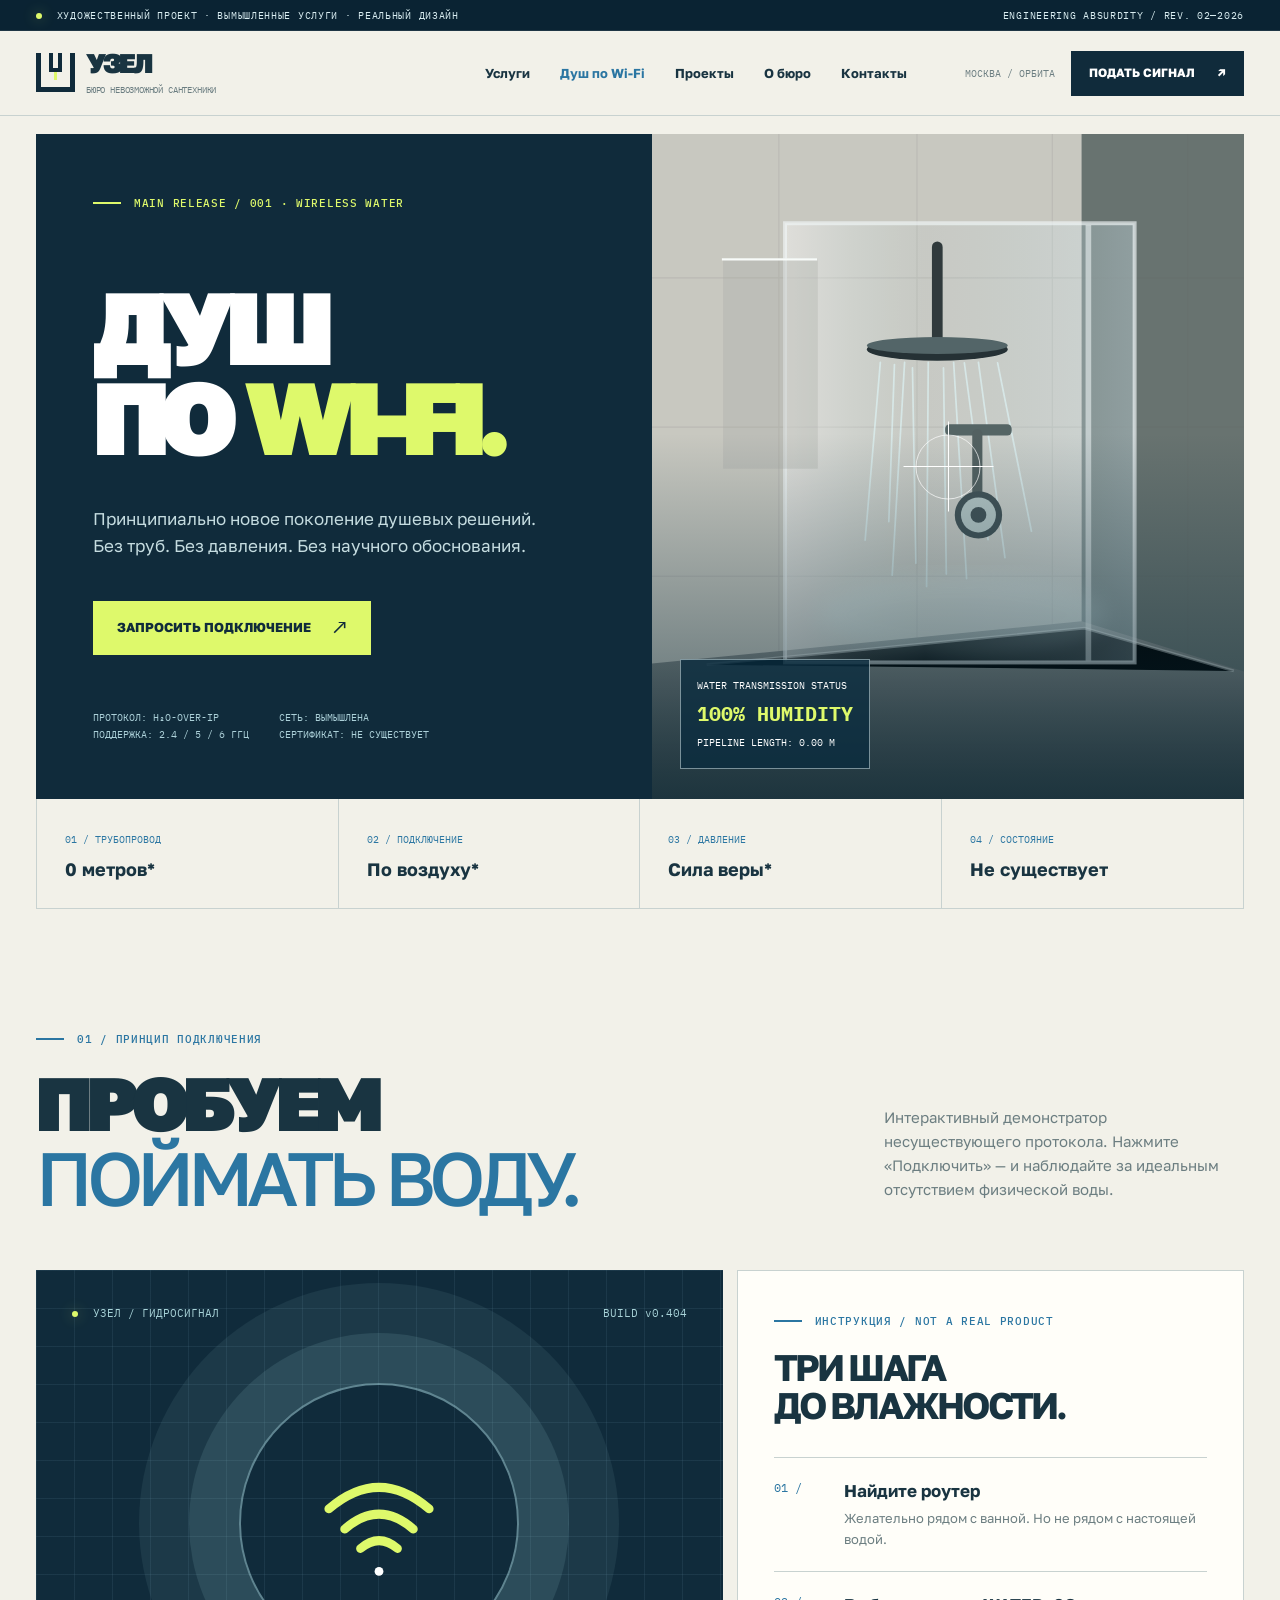
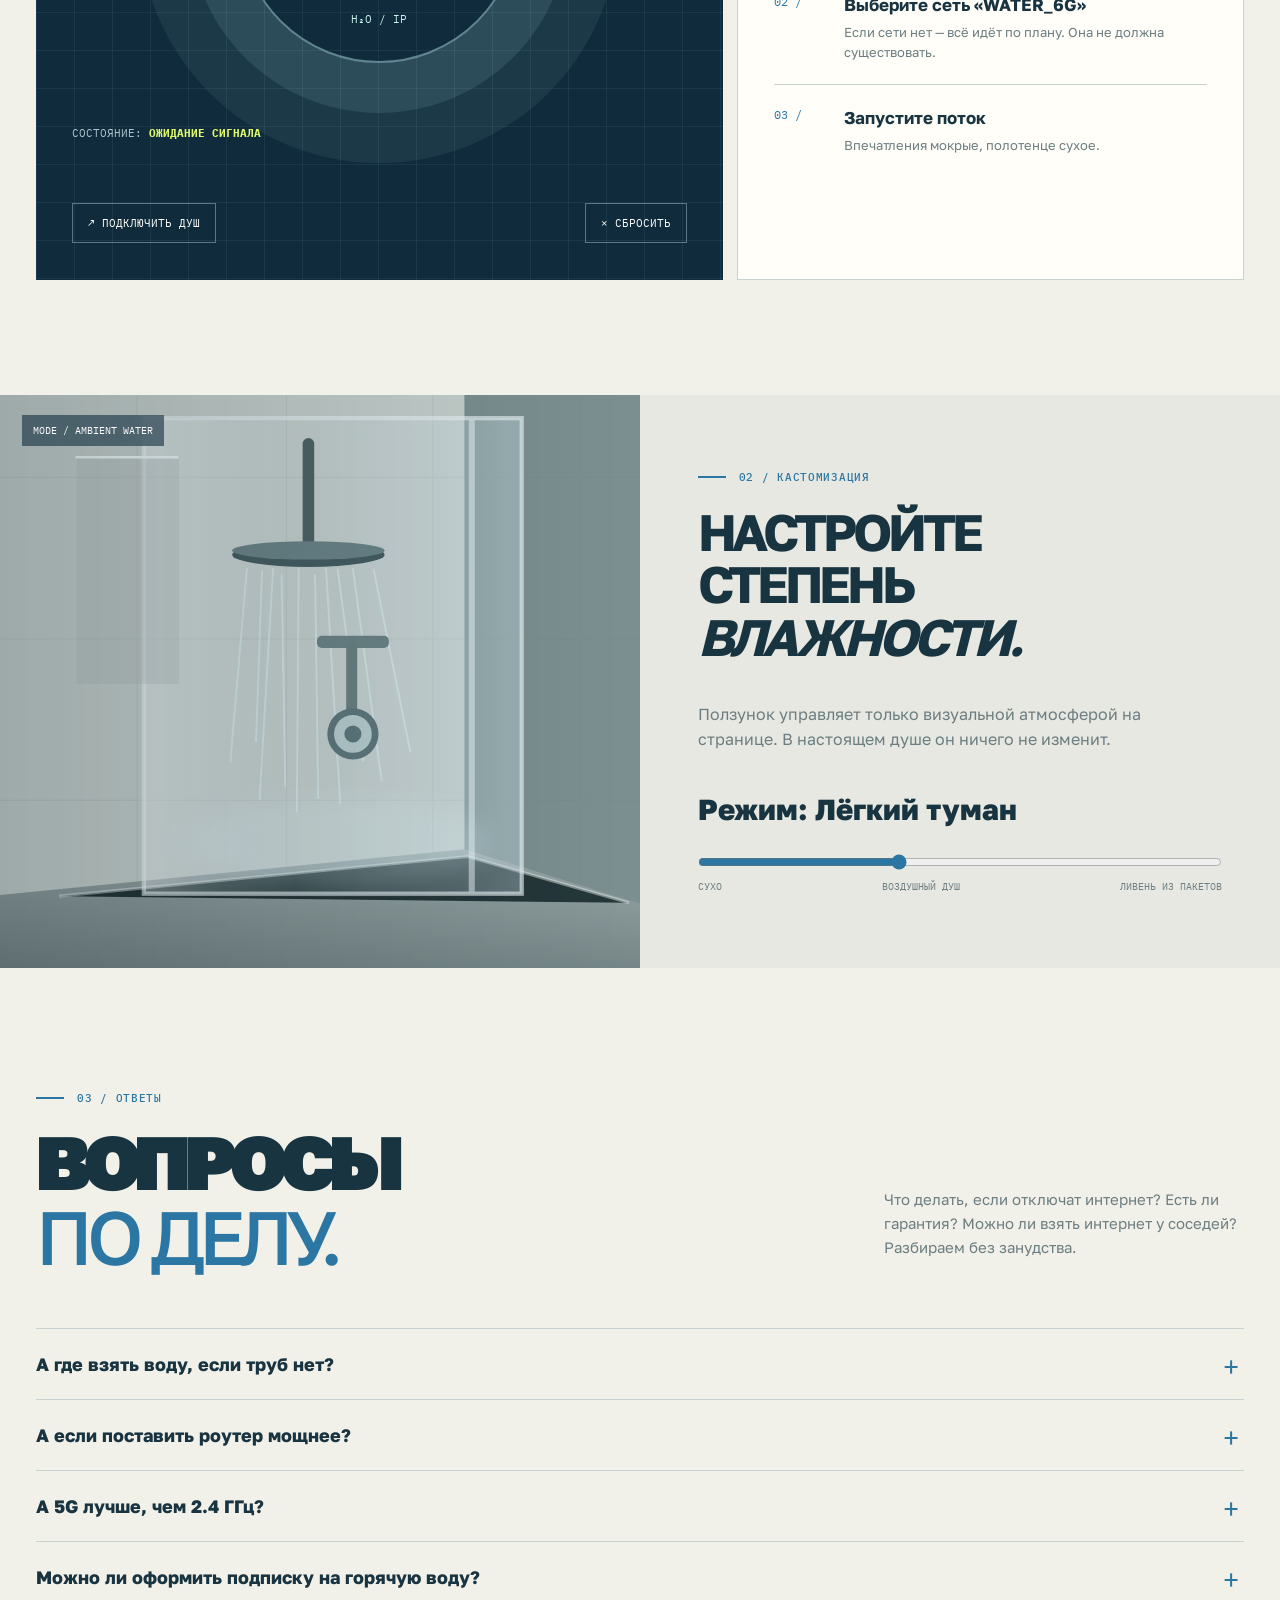
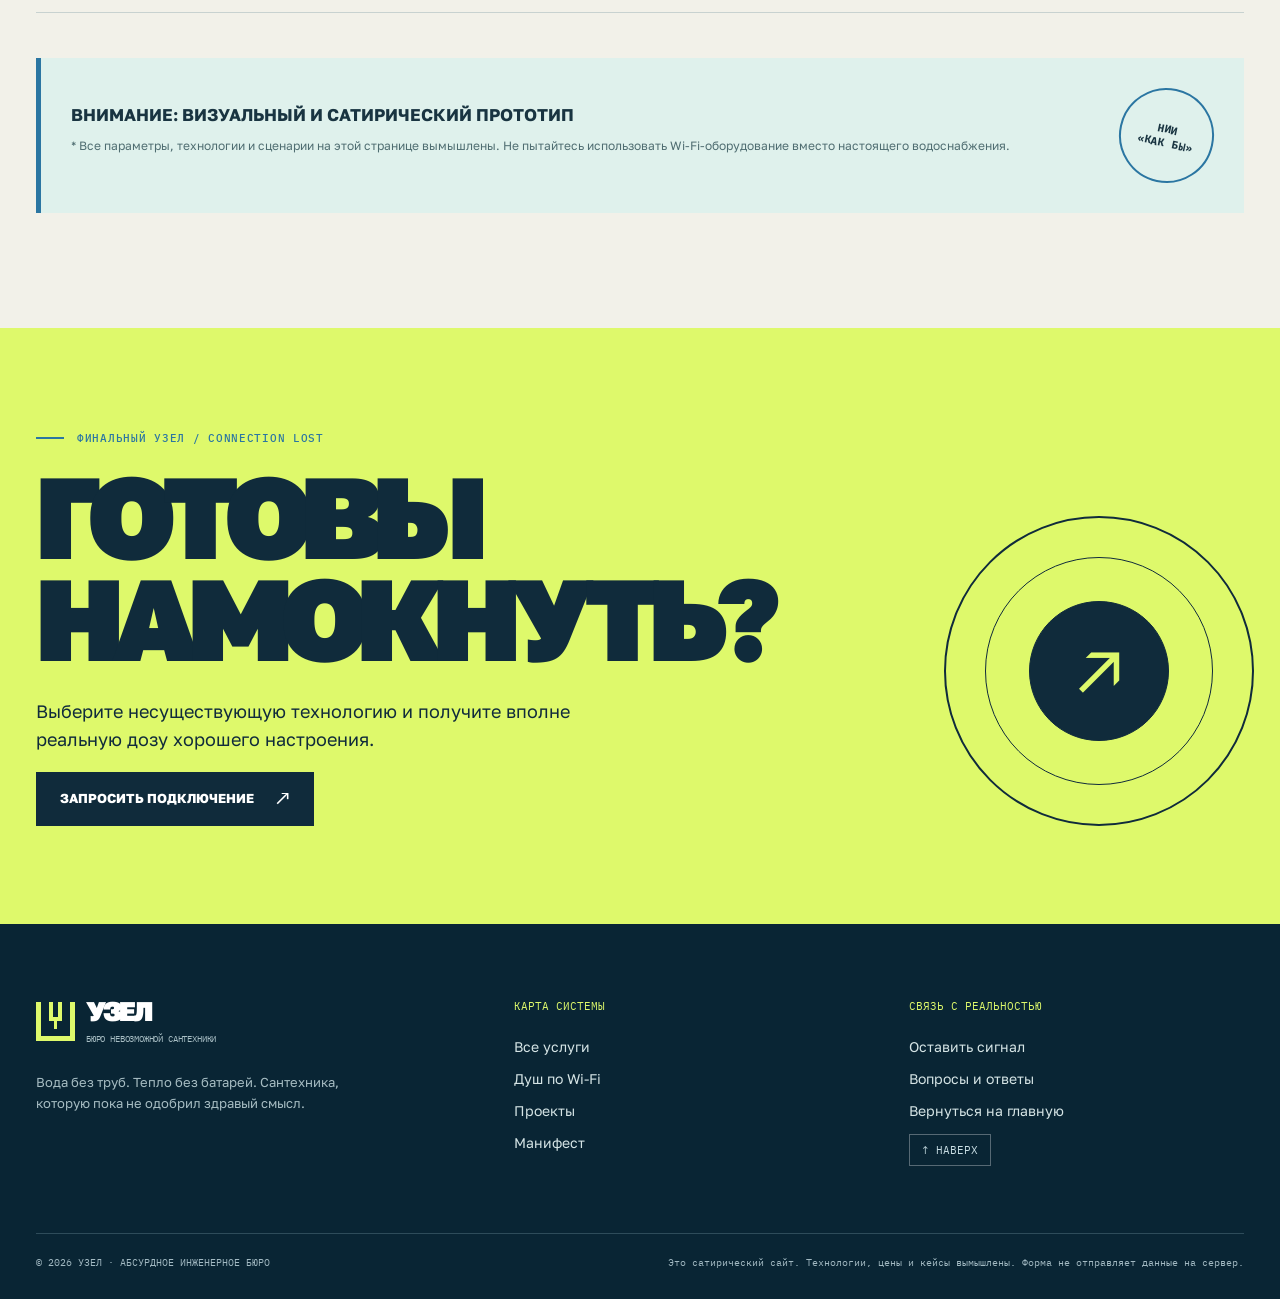
<file: wifi-shower.html>
<!doctype html><html lang="ru"><head><meta charset="utf-8"><meta name="viewport" content="width=device-width,initial-scale=1"><meta name="theme-color" content="#f2f1e9"><meta name="description" content="Интерактивная страница вымышленного душа без труб. Юмористический продуктовый концепт."><title>Душ по Wi-Fi — главная услуга — УЗЕЛ</title><link rel="icon" href="assets/img/favicon.svg" type="image/svg+xml"><link rel="stylesheet" href="assets/css/style.css"><script>document.documentElement.classList.add('has-js')</script><script src="assets/js/main.js" defer></script></head><body><a class="skip-link" href="#main">Перейти к содержимому</a>
<div class="site-notice"><div class="container site-notice-inner"><span><i class="notice-dot"></i> ХУДОЖЕСТВЕННЫЙ ПРОЕКТ · ВЫМЫШЛЕННЫЕ УСЛУГИ · РЕАЛЬНЫЙ ДИЗАЙН</span><span>ENGINEERING ABSURDITY / REV. 02—2026</span></div></div>
<header class="site-header"><div class="container header-inner"><a class="brand" href="index.html" aria-label="УЗЕЛ — на главную"><span class="brand-mark" aria-hidden="true"></span><span><span class="brand-name">УЗЕЛ</span><small>БЮРО НЕВОЗМОЖНОЙ САНТЕХНИКИ</small></span></a><nav class="desktop-nav" aria-label="Основная навигация"><a href="services.html" >Услуги</a><a href="wifi-shower.html" aria-current="page">Душ по Wi-Fi</a><a href="projects.html" >Проекты</a><a href="about.html" >О бюро</a><a href="contacts.html" >Контакты</a></nav><div class="header-right"><span class="city-label">МОСКВА / ОРБИТА</span><button class="nav-cta" type="button" data-open-modal>ПОДАТЬ СИГНАЛ <span>↗</span></button><button id="menu-button" class="menu-button" type="button" aria-label="Открыть меню" aria-controls="mobile-nav" aria-expanded="false"><span></span><span></span><span></span></button></div></div><nav class="mobile-nav" id="mobile-nav" hidden aria-label="Мобильная навигация"><a href="index.html" >Главная</a><a href="services.html" >Услуги</a><a href="wifi-shower.html" aria-current="page">Душ по Wi-Fi</a><a href="projects.html" >Проекты</a><a href="about.html" >О бюро</a><a href="contacts.html" >Контакты</a><button class="nav-cta" type="button" data-open-modal>Подать сигнал ↗</button></nav></header><main id="main"><section class="container"><div class="product-hero"><div class="product-hero-copy"><span class="eyebrow eyebrow--light">MAIN RELEASE / 001 · WIRELESS WATER</span><h1>ДУШ<br>ПО <span>WI-FI.</span></h1><p>Принципиально новое поколение душевых решений. Без труб. Без давления. Без научного обоснования.</p><button class="btn btn-lime" type="button" data-open-modal data-service="Душ по Wi-Fi">ЗАПРОСИТЬ ПОДКЛЮЧЕНИЕ <span class="btn-arrow">↗</span></button><div class="product-hero-micro"><span>ПРОТОКОЛ: H₂O-OVER-IP<br>ПОДДЕРЖКА: 2.4 / 5 / 6 ГГЦ</span><span>СЕТЬ: ВЫМЫШЛЕНА<br>СЕРТИФИКАТ: НЕ СУЩЕСТВУЕТ</span></div></div><div class="product-hero-visual"><img class="photo" src="https://images.unsplash.com/photo-1620626011761-996317b8d101?auto=format&fit=crop&w=1500&q=84" data-fallback="assets/img/shower-fallback.svg" alt="Современная душевая зона, демонстрационное интерьерное фото" fetchpriority="high" loading="eager" decoding="async"><div class="technical-cross"></div><div class="product-visual-note">WATER TRANSMISSION STATUS <b>100% HUMIDITY</b>PIPELINE LENGTH: 0.00 M</div></div></div><div class="spec-strip"><div><span>01 / ТРУБОПРОВОД</span><strong>0 метров*</strong></div><div><span>02 / ПОДКЛЮЧЕНИЕ</span><strong>По воздуху*</strong></div><div><span>03 / ДАВЛЕНИЕ</span><strong>Сила веры*</strong></div><div><span>04 / СОСТОЯНИЕ</span><strong>Не существует</strong></div></div></section>
<section class="section"><div class="container"><div class="section-head" data-reveal><div><span class="eyebrow">01 / ПРИНЦИП ПОДКЛЮЧЕНИЯ</span><h2>ПРОБУЕМ<br><em>ПОЙМАТЬ ВОДУ.</em></h2></div><p>Интерактивный демонстратор несуществующего протокола. Нажмите «Подключить» — и наблюдайте за идеальным отсутствием физической воды.</p></div><div class="how-grid"><div class="simulation-card" id="simulation" data-reveal><div class="sim-top"><span><i class="status-dot"></i> УЗЕЛ / ГИДРОСИГНАЛ</span><span>BUILD v0.404</span></div><div class="signal-visual" aria-hidden="true"><svg viewBox="0 0 150 150"><path d="M18 59Q75 10 132 59M36 82Q75 48 114 82M54 104Q75 86 96 104"/><circle cx="75" cy="130" r="5" fill="currentColor" stroke="none"/></svg><span class="signal-center">H₂O / IP</span></div><div class="sim-status" id="simulation-status" role="status" aria-live="polite">СОСТОЯНИЕ: <strong>ОЖИДАНИЕ СИГНАЛА</strong></div><div class="sim-bottom"><button type="button" id="connect-shower">↗ ПОДКЛЮЧИТЬ ДУШ</button><button type="button" id="disconnect-shower">× СБРОСИТЬ</button></div></div><div class="steps-panel" data-reveal><span class="eyebrow">ИНСТРУКЦИЯ / NOT A REAL PRODUCT</span><h3>ТРИ ШАГА<br>ДО ВЛАЖНОСТИ.</h3><div class="numbered-step"><span>01 /</span><div><h4>Найдите роутер</h4><p>Желательно рядом с ванной. Но не рядом с настоящей водой.</p></div></div><div class="numbered-step"><span>02 /</span><div><h4>Выберите сеть «WATER_6G»</h4><p>Если сети нет — всё идёт по плану. Она не должна существовать.</p></div></div><div class="numbered-step"><span>03 /</span><div><h4>Запустите поток</h4><p>Впечатления мокрые, полотенце сухое.</p></div></div></div></div></div></section>
<section class="mode-section"><div class="mode-visual photo-wrap"><img class="photo" src="https://images.unsplash.com/photo-1507652313519-d4e9174996dd?auto=format&fit=crop&w=1300&q=84" data-fallback="assets/img/shower-fallback.svg" alt="Светлая ванная и душевая, демонстрационное фото" loading="lazy" decoding="async"><div class="mode-overlay" id="mode-overlay"></div><span class="photo-index">MODE / AMBIENT WATER</span></div><div class="mode-info"><span class="eyebrow">02 / КАСТОМИЗАЦИЯ</span><h3>НАСТРОЙТЕ<br>СТЕПЕНЬ<br><em>ВЛАЖНОСТИ.</em></h3><p>Ползунок управляет только визуальной атмосферой на странице. В настоящем душе он ничего не изменит.</p><div class="mode-title" id="mode-title">Режим: Лёгкий туман</div><input id="mode-range" class="mode-range" type="range" min="0" max="100" value="38" aria-label="Воображаемая интенсивность душа"><div class="mode-scale"><span>СУХО</span><span>ВОЗДУШНЫЙ ДУШ</span><span>ЛИВЕНЬ ИЗ ПАКЕТОВ</span></div></div></section>
<section class="section"><div class="container"><div class="section-head" data-reveal><div><span class="eyebrow">03 / ОТВЕТЫ</span><h2>ВОПРОСЫ<br><em>ПО ДЕЛУ.</em></h2></div><p>Что делать, если отключат интернет? Есть ли гарантия? Можно ли взять интернет у соседей? Разбираем без занудства.</p></div><div class="faq-list"><details><summary>А где взять воду, если труб нет?</summary><p>Нигде. Душ по Wi‑Fi — пародия: физически передать воду через обычный Wi‑Fi нельзя.</p></details><details><summary>А если поставить роутер мощнее?</summary><p>Увеличится только уверенность маркетолога. Для настоящего душа по-прежнему необходим источник воды и обычная инженерная система.</p></details><details><summary>А 5G лучше, чем 2.4 ГГц?</summary><p>Для стриминга — зависит от условий, для телепортации воды — одинаково бесполезно.</p></details><details><summary>Можно ли оформить подписку на горячую воду?</summary><p>В нашей вымышленной вселенной — да, но в реальности это всего лишь шутка. Сайт не принимает оплату и не продаёт такие услуги.</p></details></div><div class="fine-card" style="margin-top:45px"><div><strong>ВНИМАНИЕ: ВИЗУАЛЬНЫЙ И САТИРИЧЕСКИЙ ПРОТОТИП</strong><p>* Все параметры, технологии и сценарии на этой странице вымышлены. Не пытайтесь использовать Wi‑Fi-оборудование вместо настоящего водоснабжения.</p></div><span class="seal">НИИ<br>«КАК БЫ»</span></div></div></section><section class="cta-section" aria-labelledby="cta-title"><div class="container cta-content"><div data-reveal><span class="eyebrow">ФИНАЛЬНЫЙ УЗЕЛ / CONNECTION LOST</span><h2 id="cta-title">ГОТОВЫ<br>НАМОКНУТЬ?</h2><p>Выберите несуществующую технологию и получите вполне реальную дозу хорошего настроения.</p><button type="button" class="btn btn-ink" data-open-modal>ЗАПРОСИТЬ ПОДКЛЮЧЕНИЕ <span class="btn-arrow">↗</span></button></div><div class="cta-decoration" aria-hidden="true"><span>↗</span></div></div></section></main><footer class="site-footer"><div class="container footer-main"><div class="footer-brand"><a class="brand" href="index.html" aria-label="УЗЕЛ — на главную"><span class="brand-mark" aria-hidden="true"></span><span><span class="brand-name">УЗЕЛ</span><small>БЮРО НЕВОЗМОЖНОЙ САНТЕХНИКИ</small></span></a><p>Вода без труб. Тепло без батарей. Сантехника, которую пока не одобрил здравый смысл.</p></div><div class="footer-column"><strong>КАРТА СИСТЕМЫ</strong><a href="services.html">Все услуги</a><a href="wifi-shower.html">Душ по Wi-Fi</a><a href="projects.html">Проекты</a><a href="about.html">Манифест</a></div><div class="footer-column"><strong>СВЯЗЬ С РЕАЛЬНОСТЬЮ</strong><a href="contacts.html">Оставить сигнал</a><a href="contacts.html#faq">Вопросы и ответы</a><a href="index.html">Вернуться на главную</a><button class="backtop" type="button" data-backtop>↑ НАВЕРХ</button></div></div><div class="container footer-end"><span>© 2026 УЗЕЛ · АБСУРДНОЕ ИНЖЕНЕРНОЕ БЮРО</span><span>Это сатирический сайт. Технологии, цены и кейсы вымышлены. Форма не отправляет данные на сервер.</span></div></footer><dialog id="request-dialog" aria-labelledby="modal-title"><div class="modal-header"><div><span class="eyebrow eyebrow--light">ВХОДЯЩИЙ ЗАПРОС / № 404</span><strong id="modal-title">ПОДАТЬ СИГНАЛ</strong></div><button class="modal-close" type="button" data-close-modal aria-label="Закрыть">×</button></div><div class="modal-body"><p>Оставьте техническое задание вашей мечты. Демоверсия ничего никуда не отправляет — предложит скопировать заявку.</p><form class="copy-form" novalidate><label class="form-field"><span>ВАШ ПОЗЫВНОЙ / ИМЯ</span><input name="name" autocomplete="name" placeholder="Капитан Сантехник" maxlength="80" required></label><label class="form-field"><span>КАКУЮ ТЕХНОЛОГИЮ ПОДКЛЮЧАЕМ?</span><select name="service"><option>Душ по Wi-Fi</option><option>Унитаз с Face ID</option><option>Отопление от лайков</option><option>Батарея Bluetooth</option><option>Кран с ИИ</option><option>Тёплый пол PRO</option><option>Другое инженерное чудо</option></select></label><label class="form-field"><span>ОПИСАНИЕ ИНЖЕНЕРНОГО ЧУДА</span><textarea name="message" placeholder="Нужно помыться через роутер..." maxlength="800"></textarea></label><div class="form-actions"><button class="btn btn-ink" type="submit">СКОПИРОВАТЬ ЗАЯВКУ <span class="btn-arrow">↗</span></button></div><div class="form-result" hidden role="status" aria-live="polite"></div></form></div></dialog><div class="floating-mini-cta"><button class="btn btn-ink" type="button" data-open-modal>ПОДАТЬ СИГНАЛ <span class="btn-arrow">↗</span></button></div></body></html>
</file>
<file: assets/css/style.css>
@import url('https://fonts.googleapis.com/css2?family=Golos+Text:wght@400;500;600;700;800;900&family=IBM+Plex+Mono:wght@400;500;600;700&display=swap');
:root{--paper:#f2f1e9;--white:#fbfaf5;--navy:#102b3b;--navy2:#163c4e;--ink:#193441;--muted:#6c7e81;--stroke:#c8d2d0;--cyan:#a7dae4;--blue:#2b76a2;--acid:#def96b;--orange:#f48a60;--radius:3px;--content:1320px;--mono:'IBM Plex Mono',Consolas,monospace;--sans:'Golos Text',Arial,sans-serif;--ease:cubic-bezier(.22,1,.36,1)}
*,*:before,*:after{box-sizing:border-box}html{scroll-behavior:smooth;scroll-padding-top:96px}body{margin:0;background:var(--paper);color:var(--ink);font-family:var(--sans);-webkit-font-smoothing:antialiased}img,svg{max-width:100%}img{display:block}a{color:inherit;text-decoration:none}button,input,textarea,select{font:inherit}button{cursor:pointer}button:disabled{cursor:not-allowed}::selection{background:var(--acid);color:var(--navy)}:focus-visible{outline:3px solid #fd9d5b;outline-offset:4px}button:focus-visible{outline-offset:3px}.container{width:min(var(--content),calc(100% - 72px));margin:auto}.mono,.eyebrow,.tech-label{font-family:var(--mono);font-weight:500;letter-spacing:.065em;text-transform:uppercase}.skip-link{position:fixed;z-index:999;top:-90px;left:15px;background:var(--acid);padding:10px}.skip-link:focus{top:12px}.site-notice{background:#0a2333;color:#d9edf1;border-bottom:1px solid #ffffff16}.site-notice-inner{height:30px;display:flex;justify-content:space-between;align-items:center;font:10px var(--mono);letter-spacing:.07em;gap:16px}.notice-dot,.status-dot{width:6px;height:6px;border-radius:50%;display:inline-block;background:var(--acid);box-shadow:0 0 14px #def96b77;vertical-align:middle;margin-right:8px}.site-header{background:rgba(242,241,233,.95);border-bottom:1px solid var(--stroke);position:sticky;top:0;z-index:100;backdrop-filter:blur(18px);-webkit-backdrop-filter:blur(18px)}.header-inner{height:84px;display:flex;align-items:center;gap:46px}.brand{display:flex;align-items:center;gap:11px;flex-shrink:0}.brand-mark{width:39px;height:39px;border:5px solid var(--navy);border-top:0;position:relative;display:block}.brand-mark:before{content:"";position:absolute;left:8px;right:8px;top:0;height:19px;border:4px solid var(--navy);border-top:0}.brand-mark:after{content:"";position:absolute;left:13px;right:13px;top:19px;height:8px;background:var(--acid)}.brand-name{font-size:27px;line-height:.92;letter-spacing:-.085em;font-weight:900;display:block}.brand small{display:block;font:9px var(--mono);letter-spacing:-.02em;margin-top:9px;color:var(--muted)}.desktop-nav{display:flex;align-items:center;gap:30px;margin-left:auto}.desktop-nav a{font-size:13px;font-weight:700;transition:color .2s}.desktop-nav a:hover,.desktop-nav a[aria-current="page"]{color:var(--blue)}.header-right{display:flex;gap:16px;align-items:center;margin-left:12px}.city-label{font:10px var(--mono);color:var(--muted);white-space:nowrap}.btn,.nav-cta{display:inline-flex;align-items:center;justify-content:space-between;gap:22px;min-height:54px;padding:0 23px;border:1px solid transparent;transition:transform .32s var(--ease),background .2s,color .2s,border-color .2s;font-size:13px;font-weight:750;line-height:1.15}.btn:hover,.nav-cta:hover{transform:translateY(-3px)}.nav-cta{background:var(--navy);color:white;min-height:45px;padding:0 17px;font-size:12px;white-space:nowrap}.nav-cta:hover{background:var(--blue)}.btn-lime{background:var(--acid);color:var(--navy)}.btn-lime:hover{background:#efffa7}.btn-ink{background:var(--navy);color:#fff}.btn-ink:hover{background:var(--blue)}.btn-outline{color:inherit;border-color:currentColor;background:transparent}.btn-outline:hover{background:#ffffff19}.btn-outline-dark{border-color:var(--navy);color:var(--navy);background:transparent}.btn-arrow,.link-arrow{font-family:var(--mono);font-size:23px;font-weight:400;line-height:1}.menu-button{display:none;width:44px;height:44px;padding:10px;border:1px solid var(--navy);background:transparent;flex-shrink:0}.menu-button span{display:block;width:100%;height:2px;background:var(--navy);margin:5px 0;transition:transform .3s,opacity .3s}.menu-button[aria-expanded="true"] span:first-child{transform:translateY(7px) rotate(45deg)}.menu-button[aria-expanded="true"] span:nth-child(2){opacity:0}.menu-button[aria-expanded="true"] span:last-child{transform:translateY(-7px) rotate(-45deg)}.mobile-nav{display:none}.mobile-nav[hidden]{display:none!important}
/* Shared page parts */
.eyebrow{font-size:11px;display:inline-flex;align-items:center;gap:13px;color:var(--blue)}.eyebrow:before{content:"";display:inline-block;width:28px;height:2px;background:currentColor}.eyebrow--light{color:var(--acid)}.page-intro{padding:105px 0 85px}.page-intro h1{font-weight:900;font-size:clamp(68px,8.3vw,130px);line-height:.92;letter-spacing:-.095em;margin:31px 0 26px;max-width:1160px}.page-intro h1 em,.section-head h2 em{font-weight:500;font-style:normal;color:var(--blue)}.page-intro p{font-size:19px;line-height:1.55;color:#586d75;max-width:710px}.page-index{font:11px var(--mono);float:right;color:var(--muted)}.section{padding:115px 0}.section-head{display:flex;align-items:end;justify-content:space-between;gap:45px;margin-bottom:54px}.section-head h2{font-size:clamp(45px,5.9vw,84px);line-height:.99;letter-spacing:-.085em;margin:20px 0 0;font-weight:900}.section-head>p{max-width:360px;line-height:1.6;color:var(--muted);font-size:15px}.section-head--dark h2{color:var(--white)}.section-head--dark p{color:#a5bdc2}.dark-zone{background:var(--navy);color:#f0f6f2;position:relative;overflow:hidden}.dark-zone:before,.hero-shell:before,.project-hero:before{content:"";inset:0;position:absolute;pointer-events:none;background-image:linear-gradient(#a5d2de12 1px,transparent 1px),linear-gradient(90deg,#a5d2de12 1px,transparent 1px);background-size:58px 58px;mask-image:linear-gradient(90deg,transparent,#000 20%,#000 80%,transparent)}.dot-grid{background-image:radial-gradient(#587c8c 1px,transparent 1px);background-size:18px 18px}.micro-rule{display:flex;gap:12px;align-items:center;font:10px var(--mono);letter-spacing:.1em;color:var(--muted)}.micro-rule:before{content:"";width:46px;height:1px;background:currentColor}.photo{width:100%;height:100%;object-fit:cover;object-position:center;filter:saturate(.78) contrast(1.07);transition:transform 1.05s var(--ease),filter .7s}.photo-wrap:hover .photo,.work-card:hover .photo{transform:scale(1.065);filter:saturate(.95) contrast(1.04)}.photo-wrap{position:relative;overflow:hidden;background:#aabbb9}.photo-wrap:after{content:"";position:absolute;inset:0;pointer-events:none;background:linear-gradient(180deg,#091f2e10,#091f2e17 60%,#0c253b79);mix-blend-mode:multiply}.photo-index{position:absolute;z-index:2;top:20px;left:22px;color:#fff;font:10px var(--mono);padding:9px 11px;background:#122e3e99;backdrop-filter:blur(10px)}.photo-corner{position:absolute;right:21px;bottom:21px;z-index:3;font:10px var(--mono);color:#fff;border:1px solid #fff9;padding:9px 11px}.image-graticule{position:absolute;inset:0;z-index:2;pointer-events:none;background:linear-gradient(90deg,transparent calc(50% - .5px),#ffffff31 calc(50% - .5px),#ffffff31 calc(50% + .5px),transparent calc(50% + .5px)),linear-gradient(transparent calc(50% - .5px),#ffffff31 calc(50% - .5px),#ffffff31 calc(50% + .5px),transparent calc(50% + .5px));opacity:.5}.content-link{display:inline-flex;align-items:center;gap:25px;font-weight:800;border-bottom:1px solid currentColor;padding:0 0 10px;transition:gap .2s}.content-link:hover{gap:35px}.fineprint{font:10px/1.6 var(--mono);color:var(--muted)}.ticker{overflow:hidden;background:var(--acid);color:var(--navy);border-block:1px solid var(--navy)}.ticker-track{display:flex;align-items:center;white-space:nowrap;gap:55px;width:max-content;padding:19px 0;animation:ticker 34s linear infinite}.ticker span{font-size:15px;letter-spacing:-.035em;font-weight:900;text-transform:uppercase}.ticker i{font-style:normal;font-size:19px}.ticker:hover .ticker-track{animation-play-state:paused}@keyframes ticker{to{transform:translateX(-50%)}}
/* Home hero */
.hero{padding:18px 0 0}.hero-shell{min-height:738px;position:relative;background:var(--navy);color:white;overflow:hidden;display:grid;grid-template-columns:56% 44%}.hero-content{position:relative;z-index:5;padding:59px 18px 42px 63px;display:flex;flex-direction:column;align-items:flex-start}.hero-topline{width:100%;display:flex;justify-content:space-between;gap:10px;color:#b2c9cf;font:10px var(--mono)}.hero-title{font-size:clamp(78px,8.5vw,146px);line-height:.86;letter-spacing:-.105em;font-weight:900;margin:101px 0 25px;text-transform:uppercase}.hero-title span{display:block}.hero-title .highlight{color:var(--acid);position:relative}.hero-title .highlight:after{content:"";height:12px;background:var(--orange);width:19%;position:absolute;right:5px;top:11px;transform:skew(-17deg) rotate(12deg)}.hero-desc{font-size:17px;line-height:1.58;color:#d2e2e4;max-width:445px}.hero-desc strong{color:white}.hero-actions{margin-top:30px;display:flex;flex-wrap:wrap;gap:11px}.hero-bottom{display:flex;justify-content:space-between;align-items:center;gap:20px;width:100%;margin-top:auto;font:10px var(--mono);letter-spacing:.06em;color:#a5bec5}.hero-media{position:relative;overflow:hidden;min-height:710px;background:#627674}.hero-media .photo{filter:saturate(.57) contrast(1.05) brightness(.86);object-position:53% 50%;position:absolute;inset:0}.hero-media:after{content:"";position:absolute;inset:0;pointer-events:none;background:linear-gradient(90deg,#102b3b 0%,#102b3b18 35%,transparent 70%),linear-gradient(0deg,#0c273edd,transparent 38%)}.hero-rings{position:absolute;inset:0;z-index:4;pointer-events:none;display:grid;place-items:center}.hero-rings .ring{position:absolute;width:360px;aspect-ratio:1;border:1px solid #d8f6f475;border-radius:50%;animation:pulse 4s ease-in-out infinite;box-shadow:0 0 0 1px #ffffff17 inset}.hero-rings .ring:nth-child(2){width:500px;animation-delay:-1s}.hero-rings .ring:nth-child(3){width:660px;animation-delay:-2s}.hero-rings .ring:before{content:"";position:absolute;inset:13px;border:1px dashed #e7faff33;border-radius:50%}@keyframes pulse{50%{opacity:.3;transform:scale(.98)}}.hero-annotation{position:absolute;z-index:5;background:#0b2838c9;backdrop-filter:blur(10px);border:1px solid #c5eff688;color:#fff;padding:13px 15px;font:10px var(--mono);line-height:1.7}.hero-annotation strong{font:800 27px var(--sans);display:block;letter-spacing:-.06em;color:var(--acid)}.hero-annotation--a{left:11%;top:12%}.hero-annotation--b{right:9%;bottom:14%}.hero-side-label{position:absolute;top:50%;right:18px;z-index:4;transform:translateY(-50%);writing-mode:vertical-rl;font:10px var(--mono);letter-spacing:.15em;color:#edf9fb}.hero-meta{display:grid;grid-template-columns:repeat(4,1fr);border:1px solid var(--stroke);border-top:0}.hero-meta>div{min-height:116px;display:flex;flex-direction:column;justify-content:center;padding:23px 26px;border-right:1px solid var(--stroke)}.hero-meta>div:last-child{border:0;background:var(--acid)}.hero-meta span{font:10px var(--mono);color:var(--blue);margin-bottom:12px}.hero-meta strong{font-size:17px;letter-spacing:-.03em}.hero-meta p{margin:0;color:var(--muted);font-size:12px;line-height:1.5}.hero-meta>div:last-child span,.hero-meta>div:last-child p{color:var(--navy)}
/* Home bento */
.services-bento{display:grid;grid-template-columns:repeat(12,minmax(0,1fr));grid-auto-rows:302px;gap:14px}.service-tile{position:relative;overflow:hidden;padding:25px;min-width:0;display:flex;flex-direction:column;justify-content:space-between;border:1px solid var(--stroke);isolation:isolate;transition:transform .35s var(--ease),box-shadow .35s}.service-tile:hover{transform:translateY(-5px);box-shadow:0 20px 40px #1833431b}.service-tile:after{content:"";position:absolute;z-index:-1;inset:0;pointer-events:none;background-image:linear-gradient(#1d4d6020 1px,transparent 1px),linear-gradient(90deg,#1d4d6020 1px,transparent 1px);background-size:45px 45px;opacity:.33}.service-tile--wifi{grid-column:span 7;grid-row:span 2;background:var(--navy);color:white}.service-tile--toilet{grid-column:span 5;background:#e8b9a0}.service-tile--heat{grid-column:span 5;background:#c0d8d4}.service-tile--tap{grid-column:span 4;background:#e7e6db}.service-tile--floor{grid-column:span 4;background:#c4dddf}.service-tile--system{grid-column:span 4;background:var(--acid)}.service-tile .tile-image{position:absolute;inset:0;width:100%;height:100%;z-index:-2;object-fit:cover;filter:saturate(.8) contrast(1.07);transition:transform 1s var(--ease)}.service-tile:hover .tile-image{transform:scale(1.06)}.service-tile--wifi .tile-image{opacity:.76;object-position:center}.service-tile--wifi .tile-shade{position:absolute;inset:0;z-index:-1;background:linear-gradient(0deg,#092534f5 1%,#0925347a 45%,#09253420 100%)}.service-tile .tile-top{display:flex;justify-content:space-between;align-items:start;gap:20px;font:10px var(--mono);letter-spacing:.04em}.tile-tag{padding:10px 12px;background:#eff4e9dd;color:var(--navy);white-space:nowrap}.service-tile--wifi .tile-tag{background:var(--acid)}.tile-open{width:37px;height:37px;background:#f8faf4ee;color:var(--navy);display:grid;place-items:center;font-size:23px;transition:transform .3s}.service-tile:hover .tile-open{transform:rotate(45deg)}.service-tile h3{font-weight:900;letter-spacing:-.085em;font-size:clamp(30px,3vw,48px);line-height:1.05;margin:0 0 10px}.service-tile--wifi h3{font-size:clamp(60px,6vw,90px);line-height:.94}.service-tile p{font-size:13px;line-height:1.55;max-width:320px;margin:0;color:#345364}.service-tile--wifi p{color:#e5f5f4;font-size:16px;max-width:345px}.tile-arrow{display:flex;align-items:center;gap:13px;margin-top:24px;font:11px var(--mono)}.tile-mini{position:absolute;right:35px;top:66px;opacity:.8;width:190px;pointer-events:none;transform:rotate(-9deg)}.service-tile--toilet .tile-mini{width:220px;right:-40px;top:52px;filter:drop-shadow(0 15px 30px #203a3b18)}.service-tile--heat .tile-mini{width:180px;right:-8px;top:65px}.service-tile--floor .tile-mini{right:7%;top:75px;font-size:105px;font-weight:800;line-height:1;color:#467782}.service-tile--system .tile-mini{top:67px;right:22px;font-size:110px;color:#215268}.service-tile--tap .tile-mini{width:230px;right:-38px;top:52px}.service-tile--wifi .floating-sticker{position:absolute;top:26%;right:7%;width:144px;height:144px;border-radius:50%;display:grid;place-items:center;transform:rotate(13deg);background:var(--acid);color:var(--navy);font:700 14px/1.35 var(--mono);text-align:center;box-shadow:0 5px 40px #102b3b7d}.service-tile--wifi .tile-bottom{z-index:2}.section-footnote{display:flex;justify-content:space-between;gap:20px;margin-top:28px;font:10px var(--mono);color:var(--muted)}
/* Feature blueprint */
.blueprint-area{display:grid;grid-template-columns:1fr 1fr;border-top:1px solid #c8e6e74d;border-bottom:1px solid #c8e6e74d;min-height:540px}.blueprint-schematic{position:relative;border-right:1px solid #c8e6e74d;min-height:530px;display:grid;place-items:center;padding:45px}.blueprint-schematic img{width:min(530px,95%);filter:drop-shadow(0 20px 35px #06192556)}.schematic-label{position:absolute;top:25px;left:26px;font:10px var(--mono);color:#b1d1d5}.schematic-label--b{top:auto;left:auto;right:26px;bottom:25px}.blueprint-copy{padding:60px 65px;display:flex;flex-direction:column;justify-content:center;gap:30px}.blueprint-copy h3{font-size:clamp(35px,3.7vw,57px);font-weight:900;letter-spacing:-.07em;line-height:1.04;margin:0}.blueprint-copy p{color:#b8d1d5;line-height:1.65;font-size:15px;max-width:450px}.process-list{list-style:none;padding:0;margin:6px 0 0}.process-list li{display:flex;align-items:center;gap:20px;border-top:1px solid #c8e6e741;padding:15px 0;font-size:13px}.process-list li span{font:11px var(--mono);color:var(--acid);width:42px;flex-shrink:0}.process-list li:last-child{border-bottom:1px solid #c8e6e741}
/* Highlights / projects */
.highlights-grid{display:grid;grid-template-columns:1.2fr .8fr;gap:15px}.work-card{position:relative;min-height:610px;overflow:hidden;background:#a3aca6;display:block;color:white}.work-card:nth-child(2){min-height:610px}.work-card .photo{position:absolute;inset:0}.work-card:after{content:"";position:absolute;inset:0;background:linear-gradient(0deg,#0f2d3be6 0%,transparent 70%);pointer-events:none}.work-content{position:absolute;bottom:32px;left:32px;right:32px;z-index:2}.work-content .eyebrow{color:var(--acid)}.work-content h3{font-size:clamp(37px,3vw,53px);line-height:1.07;letter-spacing:-.075em;margin:18px 0 15px}.work-content p{font-size:13px;color:#d1e1e1;max-width:480px}.work-corner{position:absolute;z-index:2;top:24px;right:24px;color:white;font:11px var(--mono)}.work-card .photo{filter:saturate(.7) contrast(1.1)}.manifesto{display:grid;grid-template-columns:1fr 1fr;gap:80px;align-items:center}.manifesto h2{font-weight:900;font-size:clamp(52px,6vw,95px);line-height:.98;letter-spacing:-.09em;margin:30px 0}.manifesto h2 span{color:var(--blue)}.manifesto p{font-size:18px;line-height:1.7;max-width:530px;color:#5e7077}.manifesto .stamp{width:190px;height:190px;border-radius:50%;border:2px dashed var(--blue);display:grid;place-items:center;transform:rotate(-14deg);font:12px var(--mono);text-align:center;line-height:1.6;color:var(--blue);margin:auto;position:relative}.stamp:after{content:'✳';position:absolute;font-size:54px;bottom:20px}
/* CTA and footer */
.cta-section{background:var(--acid);color:var(--navy);overflow:hidden;position:relative}.cta-content{padding:95px 0 98px;display:grid;grid-template-columns:1fr 300px;gap:60px;align-items:end}.cta-content h2{font-size:clamp(75px,9vw,145px);line-height:.88;letter-spacing:-.105em;font-weight:900;margin:20px 0 30px}.cta-content p{font-size:18px;line-height:1.55;max-width:540px}.cta-decoration{width:310px;height:310px;border:2px solid var(--navy);border-radius:50%;display:grid;place-items:center;position:relative}.cta-decoration:before,.cta-decoration:after{content:"";position:absolute;border:1px solid var(--navy);border-radius:50%;inset:39px}.cta-decoration:after{inset:83px;background:var(--navy)}.cta-decoration span{position:relative;z-index:2;font-size:67px;color:var(--acid)}.site-footer{background:#092534;color:#d5e4e5}.footer-main{display:grid;grid-template-columns:1.25fr 1fr 1fr;gap:60px;padding:75px 0 67px}.site-footer .brand-mark{border-color:var(--acid)}.site-footer .brand-mark:before{border-color:var(--acid)}.site-footer .brand-name{color:#fff}.site-footer .brand small{color:#a7bdc3}.footer-brand p{color:#a7bdc3;font-size:13px;line-height:1.6;max-width:330px;margin:28px 0 0}.footer-column strong{display:block;color:var(--acid);font:11px var(--mono);margin-bottom:25px}.footer-column a{display:block;font-size:14px;margin:0 0 15px;transition:color .2s}.footer-column a:hover{color:var(--acid)}.footer-end{display:flex;justify-content:space-between;gap:30px;border-top:1px solid #b4d8e337;padding:21px 0 28px;color:#a2b9c2;font:10px/1.6 var(--mono)}
/* Services page */
.filterbar{display:flex;align-items:center;flex-wrap:wrap;gap:9px;padding:20px 0 42px;border-top:1px solid var(--stroke)}.filter-button{border:1px solid var(--stroke);background:transparent;padding:13px 18px;color:var(--ink);font:11px var(--mono);transition:background .2s,border-color .2s}.filter-button:hover{border-color:var(--blue)}.filter-button[aria-pressed="true"]{background:var(--navy);color:white;border-color:var(--navy)}.filter-label{font:10px var(--mono);color:var(--muted);margin-right:15px}.catalog-grid{display:grid;grid-template-columns:repeat(3,1fr);gap:14px;margin-bottom:70px}.catalog-card{background:#fffefa;border:1px solid var(--stroke);overflow:hidden;display:flex;flex-direction:column;transition:transform .35s var(--ease),box-shadow .35s}.catalog-card:hover{transform:translateY(-5px);box-shadow:0 17px 28px #19343e13}.catalog-card[hidden]{display:none!important}.catalog-cover{height:310px;position:relative;overflow:hidden;background:#b8c7c5}.catalog-cover .photo{height:100%}.catalog-cover:after{content:"";position:absolute;inset:0;pointer-events:none;background:linear-gradient(180deg,#0a2c3955,transparent 46%)}.catalog-code{position:absolute;top:20px;left:20px;z-index:3;color:#fff;background:#102b3bc0;font:10px var(--mono);padding:10px}.catalog-body{padding:26px;display:flex;flex:1;flex-direction:column}.catalog-body .eyebrow{font-size:9px}.catalog-body h2{font-size:34px;letter-spacing:-.07em;line-height:1.07;margin:18px 0 12px}.catalog-body p{font-size:13px;color:var(--muted);line-height:1.65;margin:0 0 27px}.catalog-body a{margin-top:auto;font:700 13px var(--sans);display:flex;justify-content:space-between;padding-top:19px;border-top:1px solid var(--stroke)}.catalog-body a span{font:22px var(--mono)}.service-legend{padding:36px 40px;margin-bottom:110px;border:1px solid var(--stroke);display:grid;grid-template-columns:2fr 1fr;gap:30px}.service-legend strong{font-size:22px;letter-spacing:-.05em}.service-legend p{color:var(--muted);font-size:13px;line-height:1.6}
/* Product page */
.product-hero{display:grid;grid-template-columns:51% 49%;min-height:665px;background:var(--navy);color:white;margin-top:18px}.product-hero-copy{padding:62px 40px 56px 57px;display:flex;flex-direction:column;align-items:start}.product-hero h1{font-size:clamp(76px,8vw,130px);line-height:.88;letter-spacing:-.095em;margin:72px 0 26px;font-weight:900}.product-hero h1 span{color:var(--acid)}.product-hero-copy>p{font-size:17px;color:#c5dce0;line-height:1.6;max-width:445px}.product-hero-copy .btn{margin:24px 0 30px}.product-hero-micro{margin-top:auto;display:flex;gap:30px;font:10px var(--mono);color:#acd1d9;line-height:1.7}.product-hero-visual{position:relative;overflow:hidden;background:#91aba9}.product-hero-visual img{position:absolute;inset:0;object-fit:cover;width:100%;height:100%;filter:contrast(1.04) saturate(.7)}.product-hero-visual:after{content:"";position:absolute;inset:0;background:linear-gradient(0deg,#082937aa,transparent 55%)}.product-hero-visual .technical-cross{position:absolute;z-index:4;left:50%;top:50%;width:65px;height:65px;transform:translate(-50%,-50%);border:1px solid #ffffffad;border-radius:50%}.product-hero-visual .technical-cross:before,.product-hero-visual .technical-cross:after{content:"";position:absolute;left:50%;top:50%;transform:translate(-50%,-50%);background:#fff}.technical-cross:before{width:1px;height:90px}.technical-cross:after{height:1px;width:90px}.product-visual-note{position:absolute;bottom:30px;left:28px;z-index:4;background:#092b3fca;border:1px solid #ecfafb7a;padding:16px;font:10px/1.9 var(--mono)}.product-visual-note b{color:var(--acid);font-size:20px;display:block}.spec-strip{display:grid;grid-template-columns:repeat(4,1fr);border:1px solid var(--stroke);border-top:0}.spec-strip>div{padding:28px;border-right:1px solid var(--stroke)}.spec-strip>div:last-child{border:0}.spec-strip span{font:10px var(--mono);color:var(--blue)}.spec-strip strong{display:block;font-size:18px;margin-top:11px}.how-grid{display:grid;grid-template-columns:1.15fr .85fr;gap:14px;min-height:610px}.simulation-card{background:var(--navy);color:white;padding:36px;position:relative;overflow:hidden;display:flex;flex-direction:column;justify-content:space-between}.simulation-card:before{content:"";inset:0;position:absolute;pointer-events:none;background-image:linear-gradient(#8fc5db17 1px,transparent 1px),linear-gradient(90deg,#8fc5db17 1px,transparent 1px);background-size:38px 38px}.sim-top,.sim-bottom{position:relative;z-index:3;display:flex;justify-content:space-between;align-items:center;gap:20px}.sim-top{font:11px var(--mono);color:#a8d3d8}.signal-visual{position:relative;width:280px;height:280px;align-self:center;display:grid;place-items:center;border:2px solid #b8eaf077;border-radius:50%;box-shadow:0 0 0 50px #b6eef01a,0 0 0 100px #b6eef012;transition:box-shadow .35s}.signal-visual svg{width:132px;height:132px;stroke:var(--acid);fill:none;stroke-width:10;stroke-linecap:round}.signal-center{position:absolute;bottom:35px;font:11px var(--mono);color:#c8f2ed}.sim-bottom button{border:1px solid #abccd27b;background:transparent;color:#fff;padding:12px 15px;font:11px var(--mono)}.sim-bottom button:hover,.sim-bottom button[aria-pressed="true"]{background:var(--acid);color:var(--navy);border-color:var(--acid)}.simulation-card.is-on .signal-visual{animation:sim-glow 2.2s ease-in-out infinite}@keyframes sim-glow{50%{box-shadow:0 0 0 52px #dbff8b2c,0 0 0 101px #b6eef012,0 0 60px #d7f47940}}.sim-status{font:11px var(--mono);position:relative;z-index:3;color:#afc6ce}.sim-status strong{color:var(--acid)}.steps-panel{padding:35px 36px;background:#fffef9;border:1px solid var(--stroke)}.steps-panel h3{font-size:37px;line-height:1.04;letter-spacing:-.075em;margin:20px 0 33px}.numbered-step{display:grid;grid-template-columns:52px 1fr;gap:18px;padding:22px 0;border-top:1px solid var(--stroke)}.numbered-step span{color:var(--blue);font:12px var(--mono)}.numbered-step h4{font-size:17px;margin:0 0 7px}.numbered-step p{font-size:13px;line-height:1.55;color:var(--muted);margin:0}.mode-section{display:grid;grid-template-columns:1fr 1fr;gap:0;min-height:510px}.mode-visual{position:relative;overflow:hidden;background:#8caaa9}.mode-visual .photo{position:absolute;inset:0;filter:saturate(.65)}.mode-visual:after{content:"";position:absolute;inset:0;background:linear-gradient(90deg,#173c4f40,#b6e5fa1d);pointer-events:none}.mode-overlay{position:absolute;inset:0;background:rgba(158,231,240,var(--steam,.2));mix-blend-mode:screen;pointer-events:none;transition:background .35s}.mode-info{padding:75px 9%;background:#e7e8e1;display:flex;flex-direction:column;justify-content:center}.mode-info h3{font-size:clamp(41px,4vw,62px);letter-spacing:-.08em;line-height:1.03;margin:22px 0}.mode-info p{color:var(--muted);line-height:1.6}.mode-title{font-size:29px;font-weight:800;margin-top:23px}.mode-range{width:100%;margin:28px 0 10px;accent-color:var(--blue);cursor:pointer}.mode-scale{display:flex;justify-content:space-between;font:10px var(--mono);color:var(--muted)}.fine-card{padding:30px;background:#dff1ec;border-left:5px solid var(--blue);display:grid;grid-template-columns:1fr auto;align-items:center;gap:20px}.fine-card strong{font-size:17px}.fine-card p{font-size:12px;color:#4f6d71;line-height:1.55}.fine-card .seal{font:700 11px var(--mono);border:2px solid var(--blue);border-radius:50%;width:95px;height:95px;display:grid;place-items:center;text-align:center;transform:rotate(12deg)}
/* Projects */
.project-hero{position:relative;min-height:660px;background:#092635;overflow:hidden;color:white;display:flex;align-items:end;margin-top:16px}.project-hero .photo{position:absolute;inset:0;width:100%;height:100%;filter:saturate(.5) brightness(.7)}.project-hero:after{content:"";position:absolute;inset:0;background:linear-gradient(0deg,#082737f7,#08273720 70%)}.project-hero-inner{position:relative;z-index:3;padding:60px 0}.project-hero h1{font-size:clamp(72px,8vw,133px);letter-spacing:-.095em;line-height:.92;margin:24px 0;font-weight:900}.project-hero p{max-width:570px;font-size:18px;line-height:1.55;color:#c1d9df}.project-list{display:grid;grid-template-columns:1fr 1fr;gap:17px}.project-tile{background:#fffefa;border:1px solid var(--stroke);overflow:hidden}.project-tile:nth-child(3){grid-column:1/-1;display:grid;grid-template-columns:1.2fr .8fr}.project-image{height:390px;overflow:hidden;position:relative;background:#9cb7b7}.project-image .photo{height:100%}.project-tile:nth-child(3) .project-image{height:490px}.project-copy{padding:34px}.project-copy h2{font-size:40px;line-height:1.05;letter-spacing:-.075em;margin:16px 0 12px}.project-copy p{font-size:14px;line-height:1.65;color:var(--muted)}.project-copy .fineprint{margin-top:28px}.comparison{display:grid;grid-template-columns:1fr .8fr;align-items:center;gap:75px}.comparison-visual{position:relative;height:520px;overflow:hidden;background:#9daaa8}.comparison-visual img{position:absolute;inset:0;width:100%;height:100%;object-fit:cover}.comparison-visual .before{filter:grayscale(1) contrast(1.3) brightness(.72);clip-path:inset(0 calc(100% - var(--compare,50%)) 0 0)}.comparison-range{width:100%;margin-top:18px;accent-color:var(--blue)}.comparison-indicator{position:absolute;inset:0 auto 0 var(--compare,50%);border-left:3px solid var(--acid);pointer-events:none}.comparison-indicator:after{content:'⇄';position:absolute;top:50%;left:0;transform:translate(-50%,-50%);background:var(--acid);border-radius:50%;height:44px;width:44px;display:grid;place-items:center;color:var(--navy);font-size:22px}.comparison-copy h2{font-size:clamp(45px,5vw,74px);letter-spacing:-.083em;line-height:1;margin:20px 0}.comparison-copy p{font-size:16px;line-height:1.65;color:var(--muted)}
/* About */
.about-layout{display:grid;grid-template-columns:1fr .87fr;gap:75px;align-items:center}.about-layout .photo-wrap{height:610px}.about-copy h2{font-size:clamp(51px,5.6vw,83px);line-height:1;letter-spacing:-.085em;margin:23px 0}.about-copy p{font-size:16px;line-height:1.8;color:var(--muted)}.values-grid{display:grid;grid-template-columns:repeat(3,1fr);gap:15px}.value-card{min-height:290px;border:1px solid var(--stroke);background:#fffefa;padding:29px}.value-card span{font:11px var(--mono);color:var(--blue)}.value-card b{display:block;font-size:28px;letter-spacing:-.055em;margin:55px 0 18px}.value-card p{font-size:13px;line-height:1.65;color:var(--muted)}.quote-section{padding:130px 0;background:var(--navy);color:white}.quote-section blockquote{font-size:clamp(37px,5.2vw,78px);font-weight:800;line-height:1.2;letter-spacing:-.07em;max-width:1080px;margin:0}.quote-section blockquote span{color:var(--acid)}.quote-section p{font:11px var(--mono);color:#b2ced2;margin-top:34px}
/* Contacts */
.contacts-layout{display:grid;grid-template-columns:1fr 1.06fr;gap:16px;padding-bottom:110px}.contact-art{background:var(--navy);color:white;position:relative;overflow:hidden;min-height:710px;padding:39px;display:flex;flex-direction:column}.contact-art:before{content:"";position:absolute;inset:0;background-image:linear-gradient(#8cb9ca16 1px,transparent 1px),linear-gradient(90deg,#8cb9ca16 1px,transparent 1px);background-size:35px 35px}.contact-art .top,.contact-art .bottom{position:relative;z-index:3;font:11px var(--mono);color:#b1d2d8}.contact-art h2{position:relative;z-index:3;font-size:clamp(60px,5vw,86px);line-height:.99;letter-spacing:-.08em;margin:66px 0 20px}.contact-art h2 span{color:var(--acid)}.contact-art p{position:relative;z-index:3;font-size:15px;line-height:1.7;color:#bfd4d9;max-width:420px}.contact-art .diagram{width:440px;max-width:100%;align-self:center;margin:auto;opacity:.9}.contact-art .bottom{display:flex;justify-content:space-between}.contact-panel{background:#fffefa;border:1px solid var(--stroke);padding:50px 52px}.contact-panel h2{font-size:39px;letter-spacing:-.075em;margin:0 0 12px}.contact-panel>p{color:var(--muted);font-size:13px;line-height:1.6;margin-bottom:35px}.form-field{display:block;margin-bottom:21px}.form-field span{display:block;font:10px var(--mono);margin-bottom:9px;color:#486874}.form-field input,.form-field textarea,.form-field select{width:100%;display:block;border:1px solid var(--stroke);border-radius:0;background:#f5f5ef;color:var(--navy);padding:17px 16px;outline:0;transition:border-color .2s,box-shadow .2s;font-size:14px}.form-field input:focus,.form-field textarea:focus,.form-field select:focus{border-color:var(--blue);box-shadow:0 0 0 3px #2b76a224}.form-field textarea{resize:vertical;min-height:115px}.form-field select{appearance:none;background-image:linear-gradient(45deg,transparent 50%,#274c60 50%),linear-gradient(135deg,#274c60 50%,transparent 50%);background-position:calc(100% - 22px) 23px,calc(100% - 16px) 23px;background-size:6px 6px;background-repeat:no-repeat}.form-actions{display:flex;align-items:center;gap:22px;flex-wrap:wrap}.form-actions .btn{min-width:230px}.form-note{font:11px/1.7 var(--mono);color:var(--muted)}.form-result{margin-top:21px;padding:16px 20px;background:#e5f3d2;color:#18343d;border-left:4px solid #80ad57;font:12px/1.65 var(--mono);white-space:pre-wrap}.form-result[hidden]{display:none}.faq-list{border-top:1px solid var(--stroke)}.faq-list details{border-bottom:1px solid var(--stroke)}.faq-list summary{padding:24px 28px 24px 0;position:relative;list-style:none;cursor:pointer;font-weight:750;font-size:18px}.faq-list summary::-webkit-details-marker{display:none}.faq-list summary:after{content:'+';position:absolute;right:5px;top:50%;transform:translateY(-50%);font:27px var(--mono);color:var(--blue)}.faq-list details[open] summary:after{content:'−'}.faq-list details p{font-size:14px;color:var(--muted);line-height:1.7;max-width:790px;margin:0;padding:0 30px 23px 0}
/* Dialog / common interactive */
dialog{position:fixed;inset:0;width:min(640px,calc(100% - 30px));max-height:calc(100dvh - 28px);border:1px solid #7a9ba7;background:var(--white);color:var(--ink);padding:0;box-shadow:0 25px 90px #061c2d85}dialog::backdrop{background:#071f2ad9;backdrop-filter:blur(8px)}.modal-header{background:var(--navy);color:#fff;padding:26px 30px;display:flex;justify-content:space-between;align-items:flex-start;gap:25px}.modal-header strong{font-size:30px;letter-spacing:-.06em;display:block;margin-top:10px}.modal-header .eyebrow{font-size:10px}.modal-close{font-size:26px;color:#fff;background:none;border:1px solid #ffffff7a;line-height:1;width:38px;height:38px}.modal-body{padding:30px}.modal-body p{margin:0 0 21px;color:var(--muted);line-height:1.6;font-size:13px}.modal-body .form-field{margin-bottom:17px}.modal-body .form-field textarea{min-height:80px}.floating-mini-cta{display:none}.backtop{border:1px solid #ffffff50;background:none;color:#c8dde3;padding:8px 12px;font:11px var(--mono)}.backtop:hover{background:#ffffff16}.hidden{display:none!important}
/* Motion */
html.has-js [data-reveal]{opacity:0;transform:translateY(29px);transition:opacity .72s var(--ease),transform .72s var(--ease)}html.has-js [data-reveal].is-visible{opacity:1;transform:none}.scramble .char{display:inline-block}.hover-line{position:relative}.hover-line:after{content:"";position:absolute;left:0;right:100%;bottom:-3px;border-bottom:1px solid currentColor;transition:right .3s}.hover-line:hover:after{right:0}@media(prefers-reduced-motion:reduce){*,*:before,*:after{animation-duration:.01ms!important;animation-iteration-count:1!important;scroll-behavior:auto!important;transition-duration:.01ms!important}html.has-js [data-reveal]{opacity:1;transform:none}}
/* Responsive */
@media(max-width:1200px){.header-inner{gap:22px}.desktop-nav{gap:18px}.city-label{display:none}.hero-title{font-size:clamp(74px,8.7vw,113px)}.hero-content{padding:50px 20px 40px 45px}.hero-shell{min-height:665px}.hero-media{min-height:665px}.service-tile--wifi h3{font-size:70px}.service-tile h3{font-size:38px}.product-hero h1{font-size:90px}}
@media(max-width:980px){.container{width:calc(100% - 48px)}.desktop-nav,.header-right .nav-cta{display:none}.header-right{margin-left:auto}.menu-button{display:block}.mobile-nav{display:flex;position:absolute;left:0;right:0;top:100%;flex-direction:column;background:var(--paper);border-top:1px solid var(--stroke);padding:12px 24px 23px;box-shadow:0 20px 30px #0a2c3526}.mobile-nav a{font-size:18px;font-weight:750;padding:15px 0;border-bottom:1px solid var(--stroke)}.mobile-nav .nav-cta{margin-top:14px}.hero-shell{grid-template-columns:1fr}.hero-content{min-height:610px;padding:44px}.hero-title{margin:70px 0 15px;font-size:clamp(90px,12vw,125px)}.hero-media{height:430px;min-height:430px}.hero-media .photo{object-position:50% 54%}.hero-rings .ring{width:270px}.hero-rings .ring:nth-child(2){width:410px}.hero-rings .ring:nth-child(3){width:520px}.hero-meta{grid-template-columns:repeat(2,1fr)}.hero-meta>div:nth-child(2){border-right:0}.hero-meta>div:nth-child(-n+2){border-bottom:1px solid var(--stroke)}.services-bento{grid-auto-rows:280px}.service-tile--wifi{grid-column:span 7}.service-tile--toilet,.service-tile--heat{grid-column:span 5}.service-tile--tap,.service-tile--floor,.service-tile--system{grid-column:span 4}.service-tile--wifi h3{font-size:60px}.service-tile h3{font-size:34px}.service-tile--toilet .tile-mini{opacity:.55}.blueprint-copy{padding:40px}.highlights-grid{grid-template-columns:1fr 1fr}.work-card,.work-card:nth-child(2){min-height:470px}.manifesto{gap:30px}.catalog-grid{grid-template-columns:1fr 1fr}.product-hero{grid-template-columns:1fr}.product-hero-copy{min-height:570px}.product-hero-visual{min-height:460px}.how-grid{grid-template-columns:1fr 1fr}.simulation-card{min-height:520px}.mode-info{padding:40px}.project-hero{min-height:560px}.contacts-layout{grid-template-columns:1fr}.contact-art{min-height:450px}.contact-art .diagram{position:absolute;width:390px;right:10px;bottom:20px;opacity:.35}.contact-art h2{margin:30px 0 20px}.contact-art .bottom{margin-top:auto}.about-layout{gap:32px}.footer-main{gap:30px}}
@media(max-width:700px){html{scroll-padding-top:75px}.container{width:calc(100% - 32px)}.site-notice-inner{font-size:8px}.site-notice-inner span:last-child{display:none}.header-inner{height:69px}.brand-name{font-size:24px}.brand-mark{width:33px;height:33px;border-width:4px}.brand-mark:before{left:6px;right:6px;height:17px;border-width:3px}.brand-mark:after{top:16px}.brand small{font-size:7px;margin-top:7px}.hero{padding:10px 0 0}.hero-content{min-height:545px;padding:28px 22px}.hero-topline{font-size:8px}.hero-title{font-size:clamp(67px,14vw,96px);margin:92px 0 20px}.hero-title .highlight:after{height:8px}.hero-desc{font-size:14px;line-height:1.55}.hero-actions{gap:8px}.hero-actions .btn{min-height:49px;padding:0 14px;font-size:11px}.hero-bottom{font-size:8px}.hero-bottom span:last-child{display:none}.hero-media{height:330px;min-height:330px}.hero-annotation--a{left:5%;top:8%}.hero-annotation--b{right:4%;bottom:7%}.hero-annotation{padding:9px;font-size:8px}.hero-annotation strong{font-size:19px}.hero-meta>div{padding:17px;min-height:105px}.hero-meta strong{font-size:15px}.hero-meta span{font-size:9px}.hero-meta p{font-size:11px}.ticker-track{padding:14px 0;gap:34px}.ticker span{font-size:12px}.section{padding:72px 0}.section-head{display:block;margin-bottom:32px}.section-head h2{font-size:clamp(44px,10.5vw,70px);margin-top:17px}.section-head>p{font-size:13px;max-width:450px;margin-top:22px}.services-bento{grid-template-columns:1fr 1fr;grid-auto-rows:auto;gap:10px}.service-tile{padding:18px;min-height:290px}.service-tile--wifi{grid-column:span 2;grid-row:auto;min-height:520px}.service-tile--toilet,.service-tile--heat{grid-column:span 1}.service-tile--tap,.service-tile--floor{grid-column:span 1}.service-tile--system{grid-column:span 2;min-height:240px}.service-tile h3{font-size:clamp(23px,5vw,34px)}.service-tile--wifi h3{font-size:64px}.service-tile p{font-size:11px}.service-tile--wifi p{font-size:14px}.tile-tag{font-size:8px;padding:7px 8px}.tile-open{width:28px;height:28px;font-size:18px}.service-tile .tile-top{gap:8px}.service-tile--wifi .floating-sticker{width:105px;height:105px;font-size:10px;right:7%;top:20%}.service-tile--toilet .tile-mini{right:-68px;top:75px;width:160px}.service-tile--heat .tile-mini{width:140px;right:-36px;top:88px}.service-tile--tap .tile-mini{width:170px;right:-60px;top:83px}.service-tile--floor .tile-mini{font-size:72px;right:5px;top:92px}.service-tile--system .tile-mini{font-size:91px;top:61px}.section-footnote{font-size:9px;line-height:1.5}.blueprint-area{grid-template-columns:1fr}.blueprint-schematic{min-height:360px;border-right:0;border-bottom:1px solid #c8e6e74d;padding:20px}.blueprint-copy{padding:42px 20px}.blueprint-copy h3{font-size:39px}.blueprint-copy p{font-size:13px}.highlights-grid{grid-template-columns:1fr}.work-card,.work-card:nth-child(2){min-height:480px}.work-content{left:20px;right:20px;bottom:20px}.work-content h3{font-size:39px}.manifesto{grid-template-columns:1fr;gap:25px}.manifesto h2{font-size:63px}.manifesto p{font-size:15px}.manifesto .stamp{width:140px;height:140px;margin:25px 0 0;font-size:10px}.cta-content{padding:75px 0 70px;display:block}.cta-content h2{font-size:clamp(66px,12vw,90px)}.cta-content p{font-size:15px}.cta-decoration{display:none}.footer-main{grid-template-columns:1fr 1fr;gap:43px 25px;padding:50px 0}.footer-brand{grid-column:1/-1}.footer-brand p{margin-top:19px}.footer-column strong{font-size:10px}.footer-column a{font-size:12px}.footer-end{font-size:9px;flex-direction:column;gap:12px}.page-intro{padding:73px 0 50px}.page-intro h1{font-size:clamp(59px,11.5vw,85px);margin:26px 0}.page-intro p{font-size:15px}.page-index{font-size:9px}.filterbar{gap:7px;padding:10px 0 25px}.filter-label{width:100%;margin-bottom:6px}.filter-button{padding:11px 13px;font-size:9px}.catalog-grid{grid-template-columns:1fr;gap:12px;margin-bottom:35px}.catalog-cover{height:310px}.catalog-body{padding:21px}.catalog-body h2{font-size:32px}.service-legend{display:block;padding:25px;margin-bottom:70px}.service-legend strong{font-size:19px}.product-hero{margin-top:10px}.product-hero-copy{min-height:535px;padding:38px 22px}.product-hero h1{font-size:clamp(69px,12vw,98px);margin:66px 0 20px}.product-hero-copy>p{font-size:14px}.product-hero-visual{min-height:360px}.product-hero-micro{font-size:8px;gap:18px}.spec-strip{grid-template-columns:1fr 1fr}.spec-strip>div{padding:19px;border-bottom:1px solid var(--stroke)}.spec-strip>div:nth-child(2){border-right:0}.spec-strip>div:nth-child(n+3){border-bottom:0}.spec-strip strong{font-size:14px}.how-grid{grid-template-columns:1fr}.simulation-card{min-height:500px;padding:23px}.signal-visual{width:210px;height:210px;box-shadow:0 0 0 34px #b6eef01a,0 0 0 69px #b6eef012}.signal-visual svg{width:105px;height:105px}.sim-bottom{flex-wrap:wrap}.sim-bottom button{padding:11px;font-size:10px}.steps-panel{padding:27px}.steps-panel h3{font-size:34px}.mode-section{grid-template-columns:1fr}.mode-visual{min-height:350px}.mode-info{padding:45px 22px}.fine-card{grid-template-columns:1fr;padding:22px}.fine-card .seal{display:none}.project-hero{min-height:525px}.project-hero-inner{padding:50px 0}.project-hero h1{font-size:clamp(63px,11vw,98px)}.project-hero p{font-size:14px}.project-list{grid-template-columns:1fr}.project-tile:nth-child(3){grid-column:auto;display:block}.project-image,.project-tile:nth-child(3) .project-image{height:340px}.project-copy{padding:24px}.project-copy h2{font-size:31px}.comparison{grid-template-columns:1fr;gap:30px}.comparison-visual{height:350px}.comparison-copy h2{font-size:52px}.comparison-copy p{font-size:14px}.about-layout{grid-template-columns:1fr;gap:35px}.about-layout .photo-wrap{height:420px}.about-copy h2{font-size:60px}.about-copy p{font-size:14px}.values-grid{grid-template-columns:1fr}.value-card{min-height:225px}.value-card b{margin:40px 0 10px}.quote-section{padding:75px 0}.quote-section blockquote{font-size:clamp(34px,8vw,58px)}.contacts-layout{padding-bottom:70px}.contact-art{min-height:475px;padding:25px}.contact-art h2{font-size:68px}.contact-panel{padding:28px 21px}.contact-panel h2{font-size:35px}.form-actions .btn{width:100%}.faq-list summary{font-size:15px;padding-right:29px}.floating-mini-cta{display:flex;position:fixed;bottom:0;left:0;right:0;z-index:79;background:#f2f1e9f2;backdrop-filter:blur(15px);border-top:1px solid var(--stroke);padding:10px 16px calc(10px + env(safe-area-inset-bottom))}.floating-mini-cta .btn{width:100%;min-height:48px}body{padding-bottom:67px}}
@media(max-width:385px){.hero-title{font-size:62px}.hero-content{min-height:500px}.hero-actions{flex-direction:column;align-items:stretch;width:100%}.hero-actions .btn{justify-content:space-between}.hero-media{height:280px;min-height:280px}.hero-rings .ring:nth-child(3){width:450px}.service-tile--wifi h3{font-size:56px}.service-tile h3{font-size:24px}.service-tile--toilet,.service-tile--heat,.service-tile--tap,.service-tile--floor{min-height:275px}.section-head h2{font-size:42px}.page-intro h1{font-size:56px}.product-hero h1{font-size:65px}}
/* Narrow-phone overflow fixes after 320px QA */
.comparison-range{display:block;margin:18px 0 0;max-width:100%}
@media(max-width:385px){.manifesto h2{font-size:50px}.page-intro h1{font-size:49px;letter-spacing:-.105em}}
</file>
